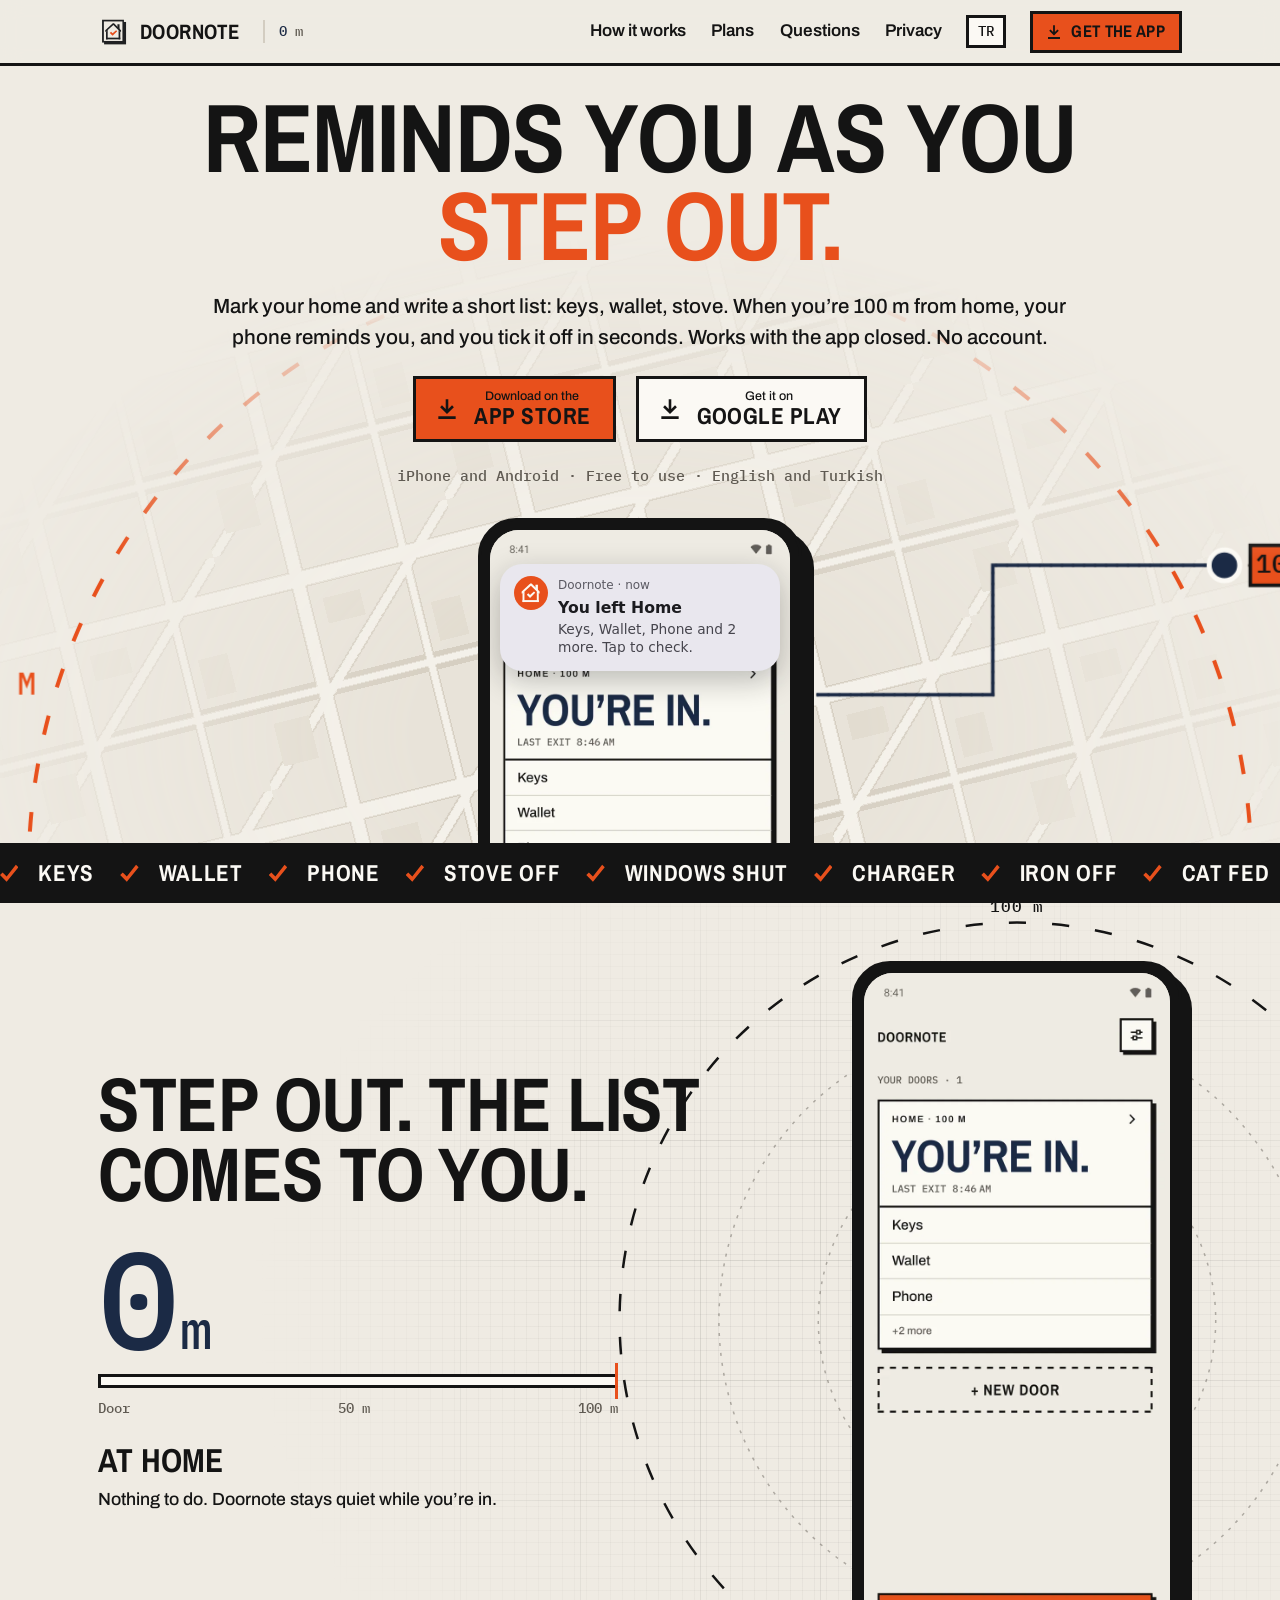
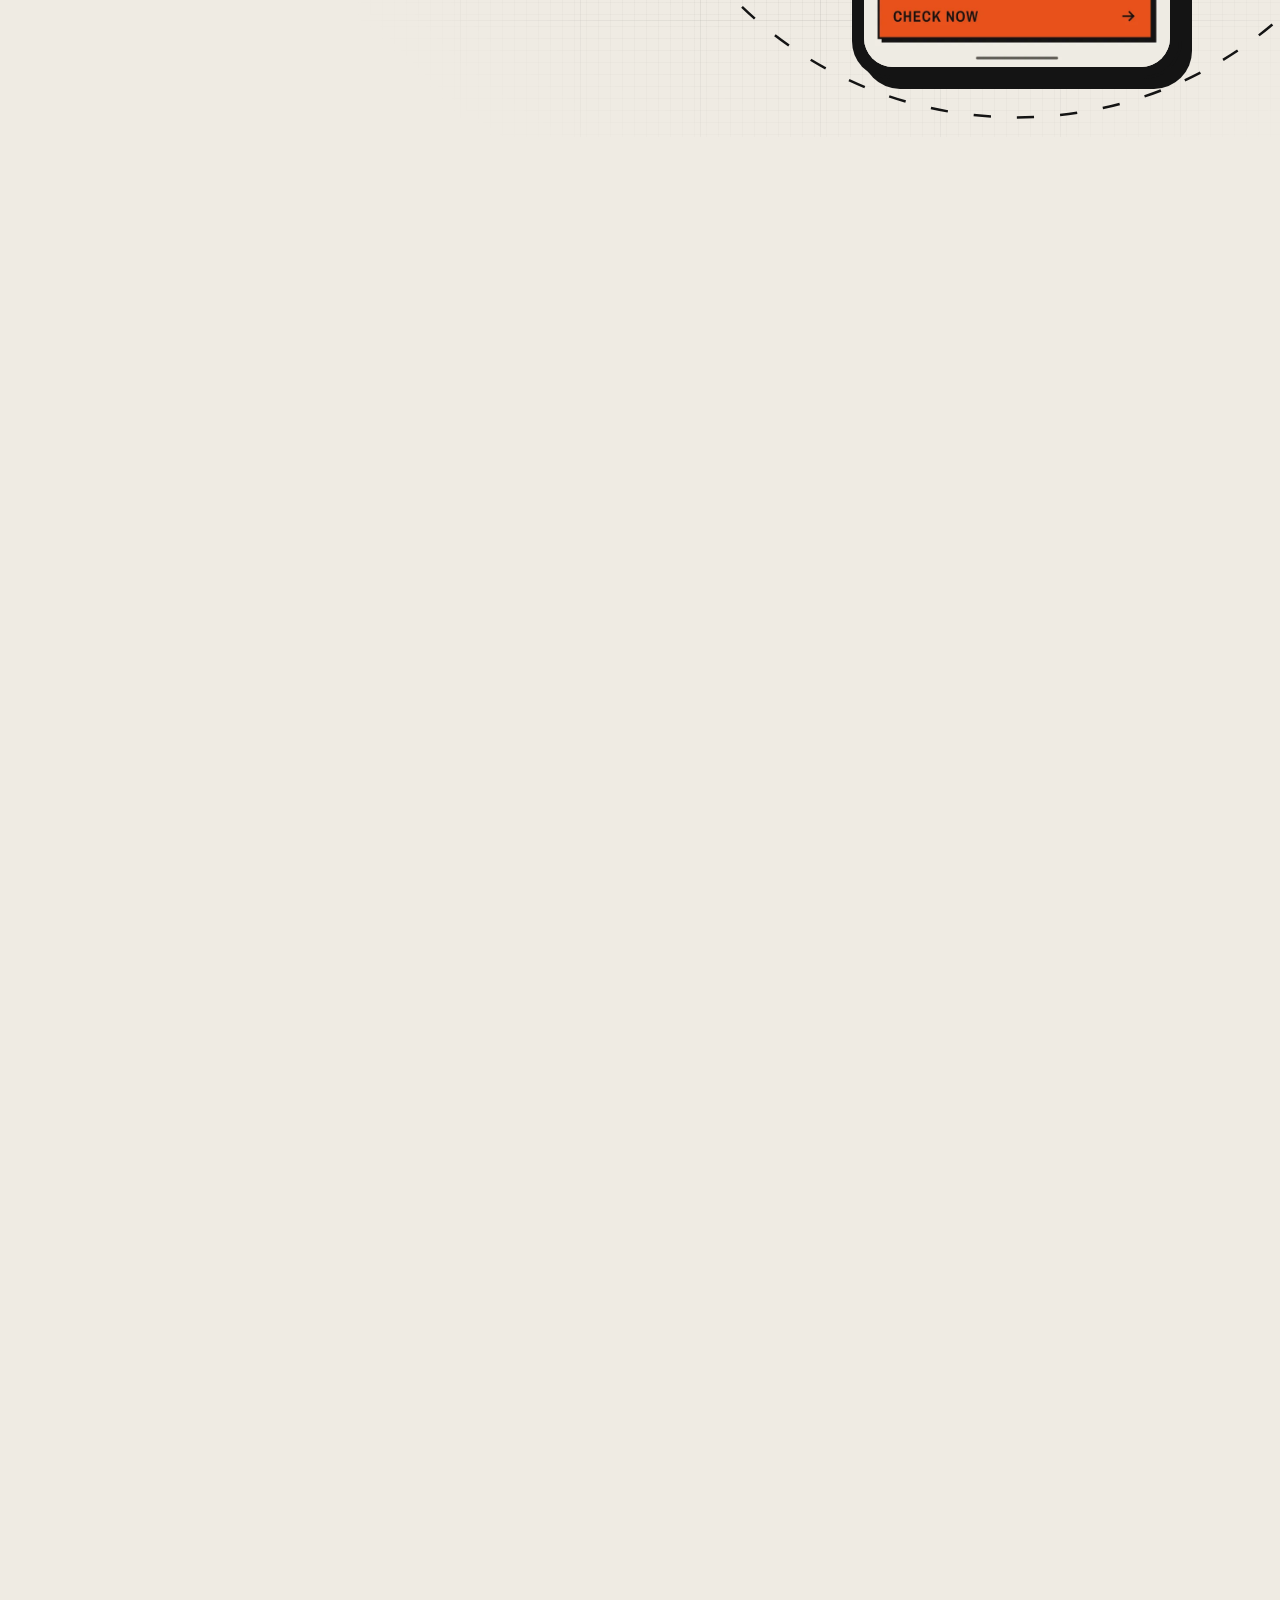
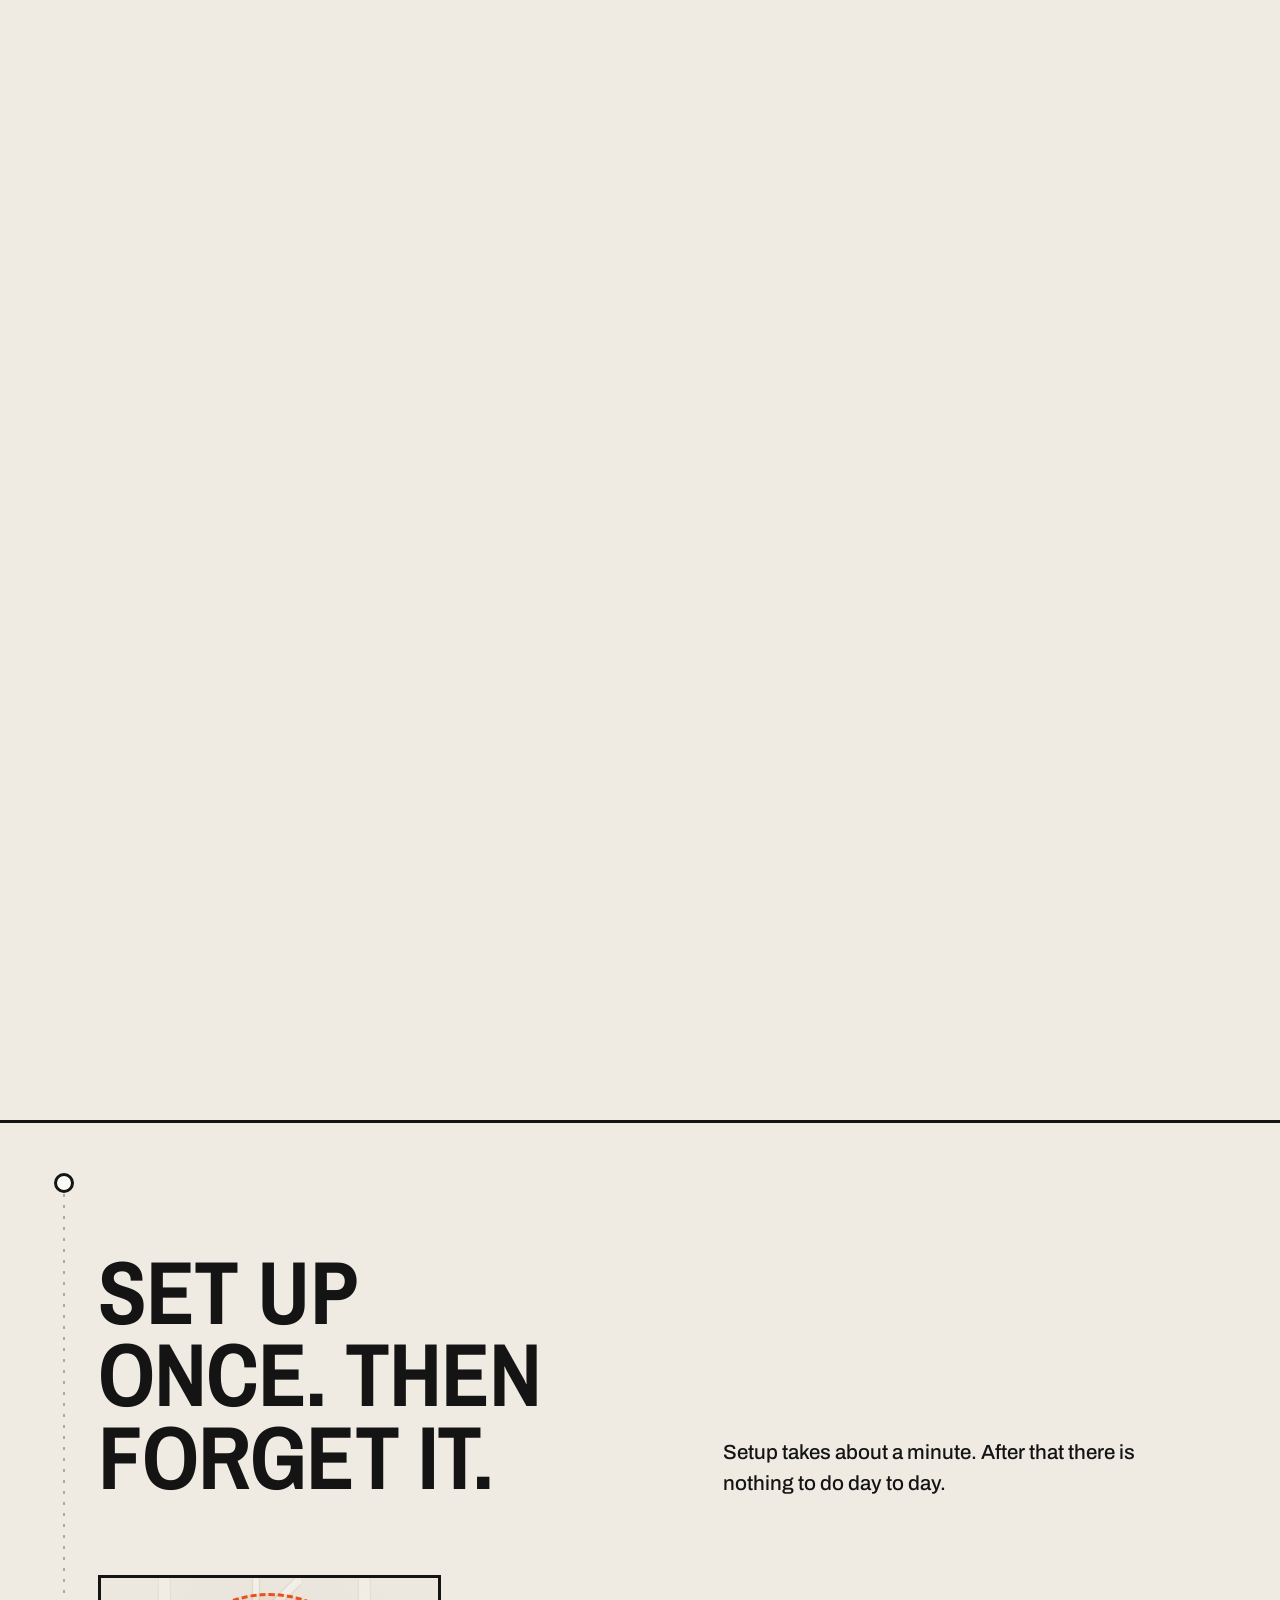
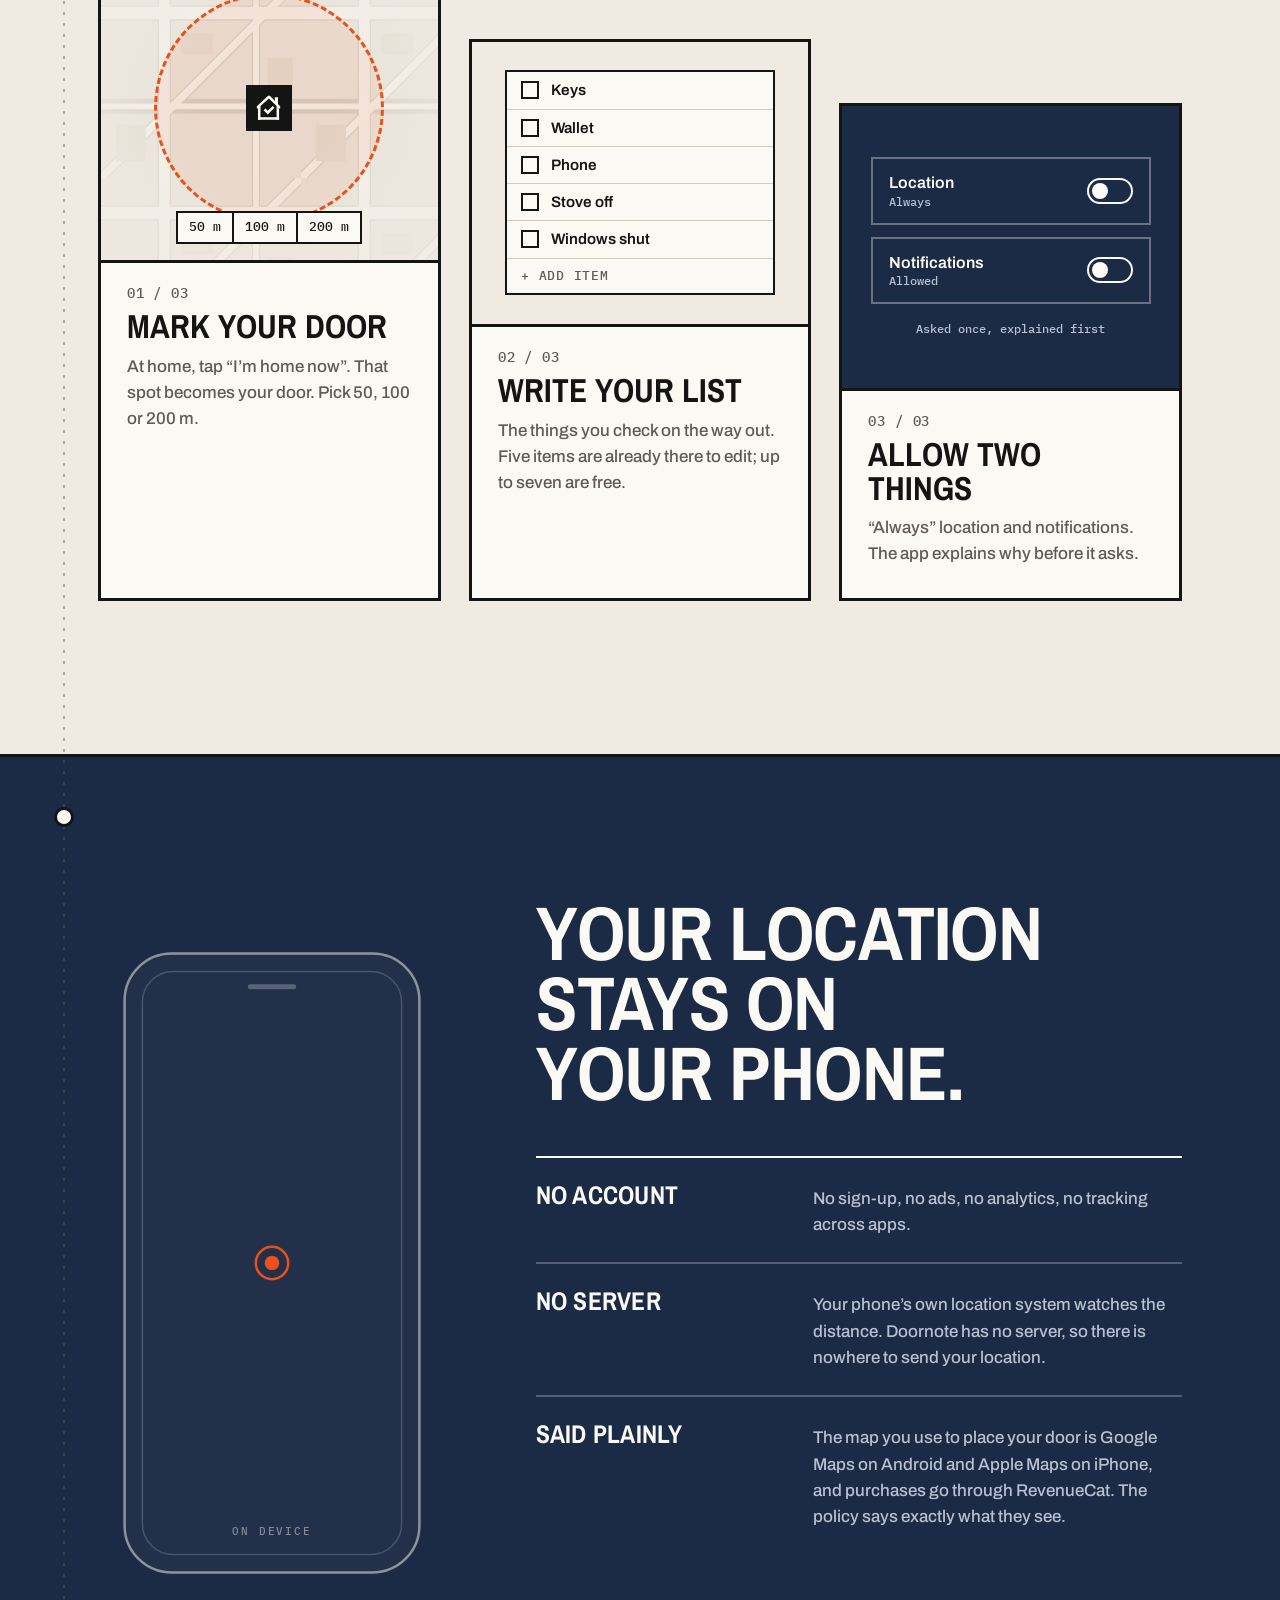
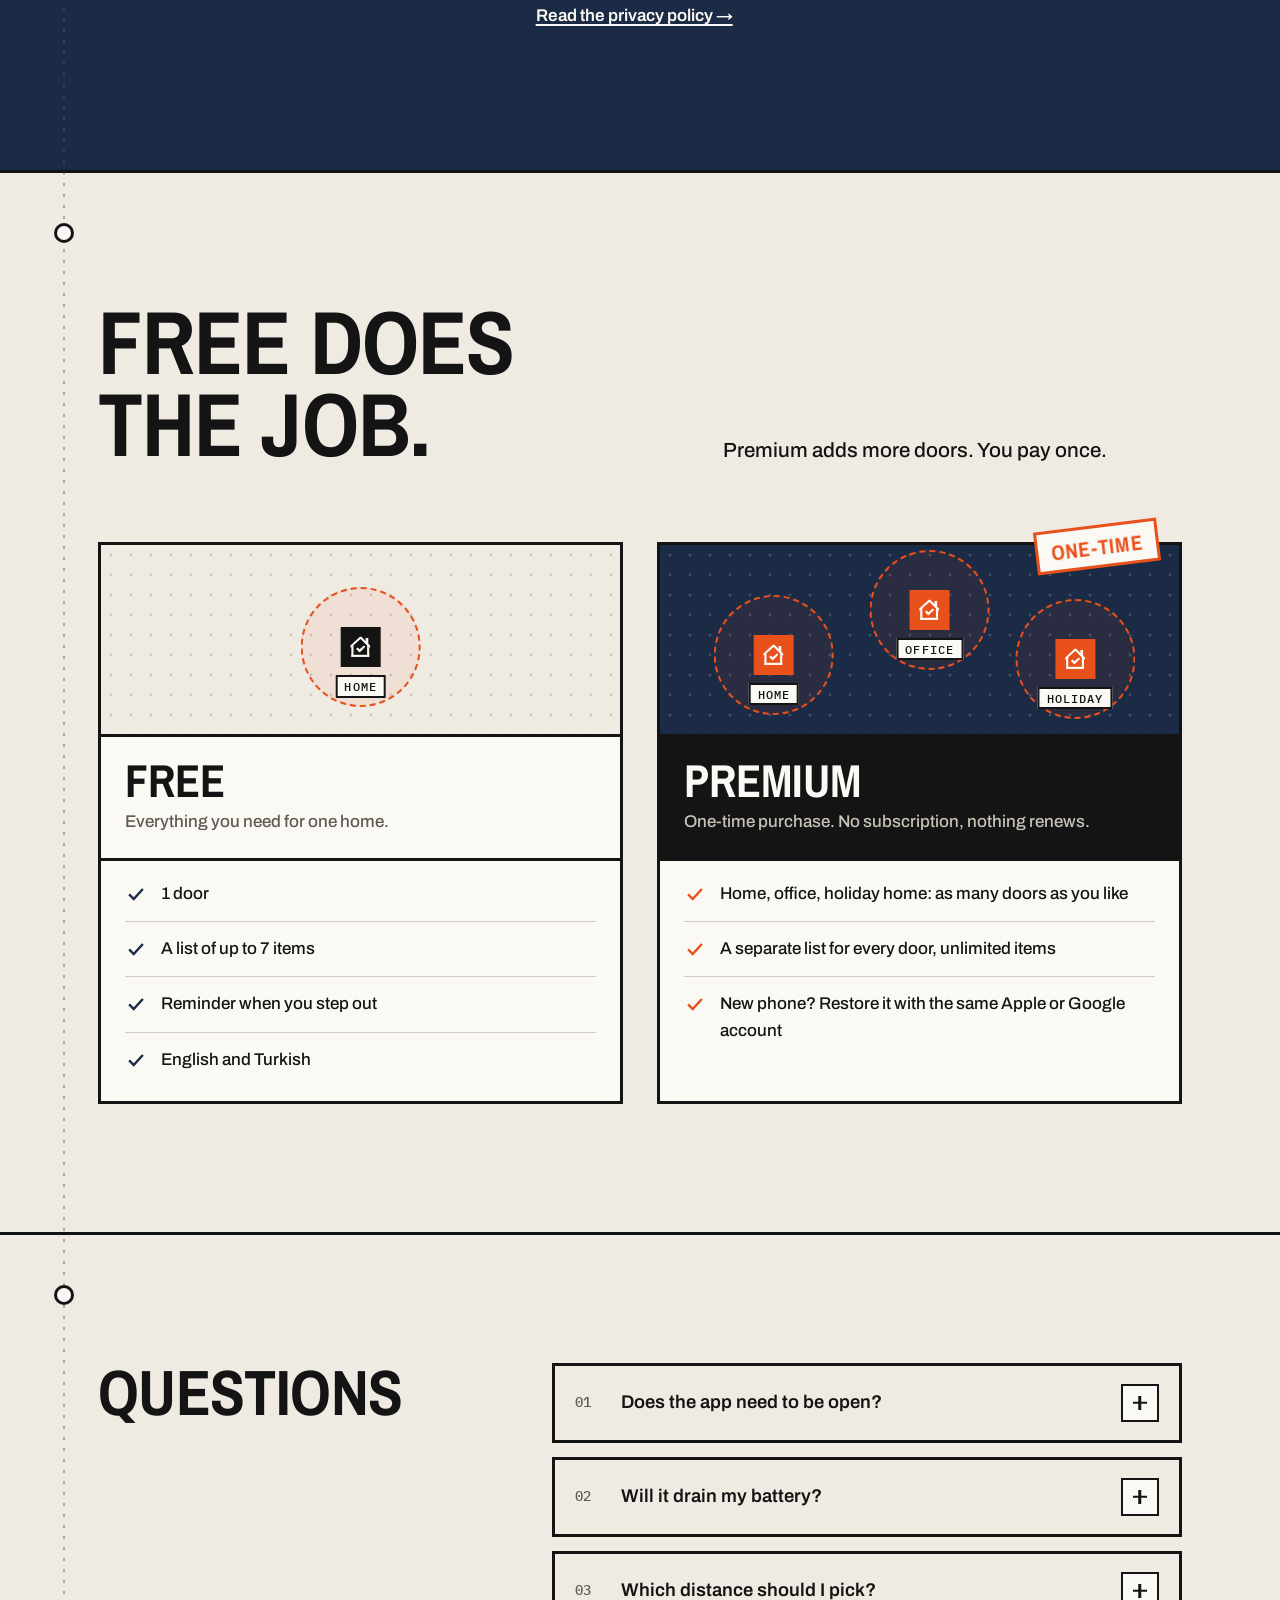
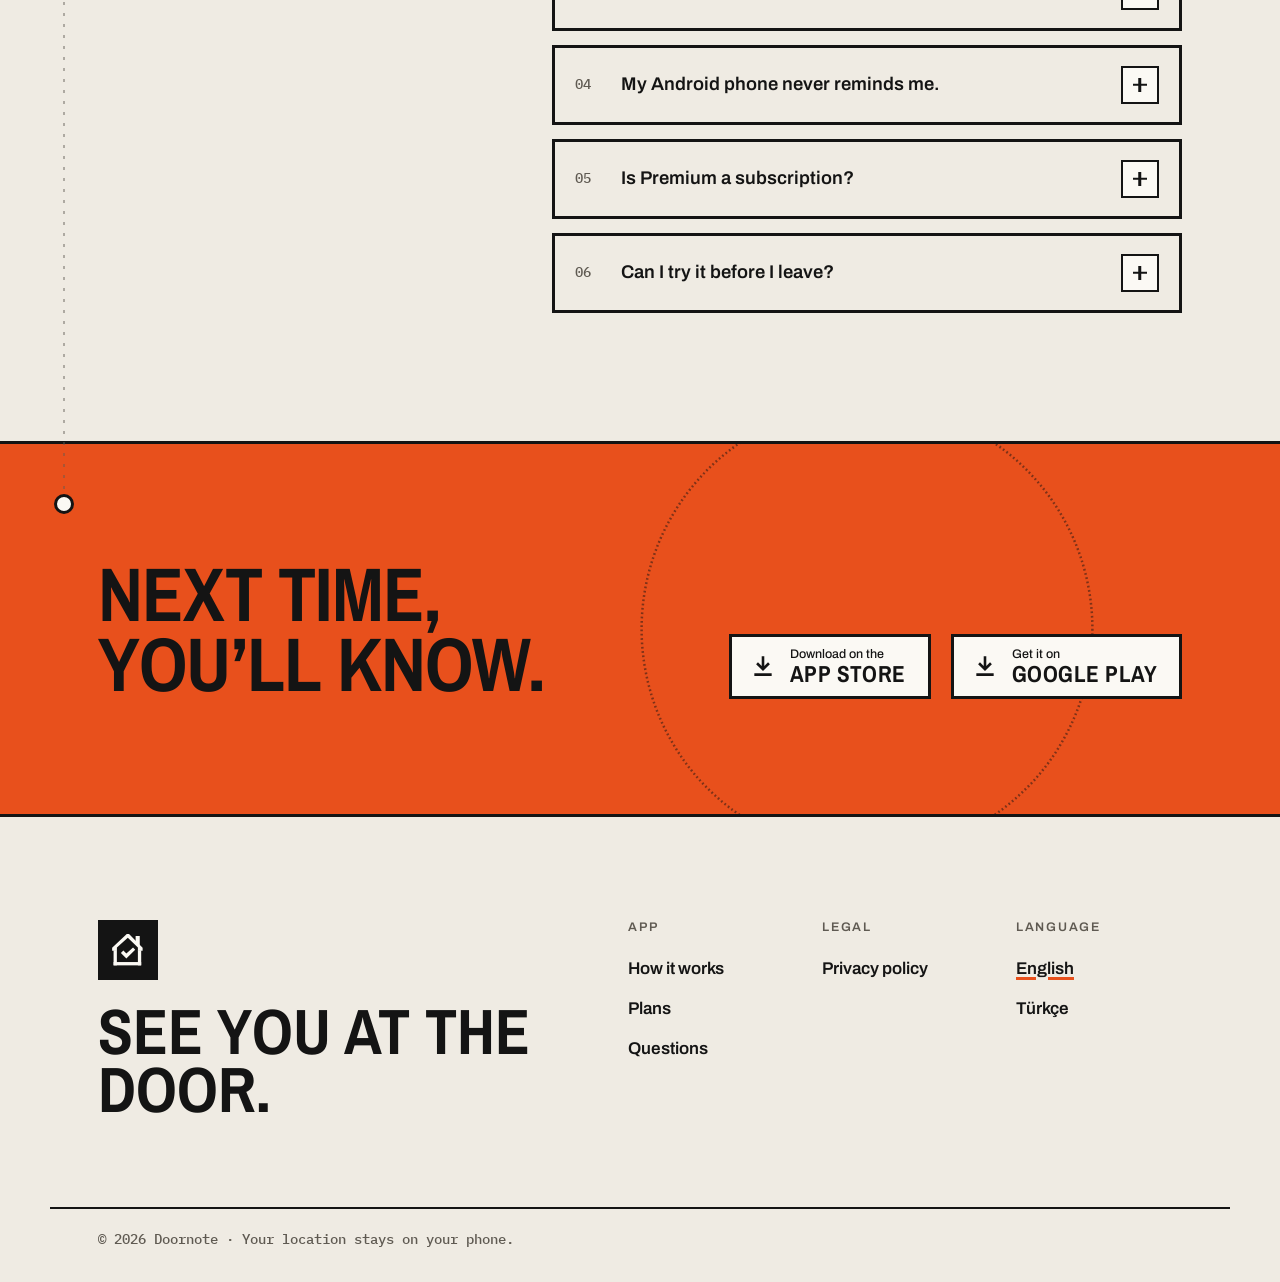
<file: index.html>
<!doctype html>
<html lang="en">
<head>
<meta charset="utf-8">
<meta name="viewport" content="width=device-width, initial-scale=1">
<title>Doornote: a checklist that reminds you as you step out</title>
<meta name="description" content="Mark your home, write a short list. When you’re 100 m away, your phone reminds you to check it. Works with the app closed. No account, no tracking.">
<meta name="theme-color" content="#efebe3">
<meta property="og:type" content="website">
<meta property="og:title" content="Doornote: a checklist that reminds you as you step out">
<meta property="og:description" content="Mark your home, write a short list. When you’re 100 m away, your phone reminds you to check it. Works with the app closed. No account, no tracking.">
<meta property="og:locale" content="en_US">
<link rel="canonical" href="https://alptugildiz.github.io/doornote-site/">
<link rel="alternate" hreflang="en" href="https://alptugildiz.github.io/doornote-site/">
<link rel="alternate" hreflang="tr" href="https://alptugildiz.github.io/doornote-site/tr/">
<link rel="alternate" hreflang="x-default" href="https://alptugildiz.github.io/doornote-site/">
<meta property="og:url" content="https://alptugildiz.github.io/doornote-site/">
<meta property="og:image" content="https://alptugildiz.github.io/doornote-site/assets/screens/en-home.webp">
<link rel="icon" href="favicon.png">
<link rel="preload" href="assets/fonts/ArchivoNarrow_700Bold.ttf" as="font" type="font/ttf" crossorigin>
<link rel="stylesheet" href="assets/site.css">
</head>
<body>
<script>
(function () {
  try {
    if (localStorage.getItem('doornote-lang')) return;
    var l = (navigator.languages && navigator.languages[0]) || navigator.language || '';
    if (/^tr\b/i.test(l) && !document.referrer.startsWith(location.origin)) location.replace('tr/');
  } catch (e) {}
})();
</script>
<a class="skip" href="#main">Skip to content</a>
<header class="bar" data-bar>
<div class="wrap">
<a class="brand" href="" aria-label="Doornote"><img src="assets/logo.svg" alt="" width="32" height="32"><span>Doornote</span></a>
<span class="bar__m" title="How far you have scrolled"><b data-pedo>0</b> m</span>
<nav class="bar__nav" aria-label="Main"><a class="bar__link" href="#how" data-nav="how">How it works</a><a class="bar__link" href="#plans" data-nav="plans">Plans</a><a class="bar__link" href="#faq" data-nav="faq">Questions</a><a class="bar__link" href="privacy/" data-nav="privacy">Privacy</a></nav>
<a class="lang" href="tr/" hreflang="tr" lang="tr" data-lang="tr" aria-label="Türkçe">TR</a>
<a class="press press--accent press--sm" href="#get"><svg viewBox="0 0 24 24" fill="none" stroke="currentColor" stroke-width="2.4" aria-hidden="true"><path d="M12 3v12M6.5 9.5 12 15l5.5-5.5M4 20h16"/></svg><strong class="bar__get-long">Get the app</strong><strong class="bar__get-short">Get</strong></a>
<button class="menu-btn" type="button" data-menu-open aria-controls="menu" aria-expanded="false" aria-label="Menu"><span></span></button>
</div>
</header>
<div class="menu" id="menu" role="dialog" aria-modal="true" aria-label="Menu" inert>
<div class="menu__head"><a class="brand" href="" aria-label="Doornote"><img src="assets/logo.svg" alt="" width="40" height="40"><span>Doornote</span></a><button class="menu-btn menu-btn--x" type="button" data-menu-close aria-label="Close"><span></span></button></div>
<nav class="menu__links" aria-label="Main">
<a href="#how" style="--i:0"><span>01</span>How it works</a><a href="#plans" style="--i:1"><span>02</span>Plans</a><a href="#faq" style="--i:2"><span>03</span>Questions</a><a href="privacy/" style="--i:3"><span>04</span>Privacy</a>
<a href="tr/" hreflang="tr" lang="tr" data-lang="tr" style="--i:4"><span>TR</span>Türkçe</a>
</nav>
<div class="stores">
<a class="press press--accent" href="https://apps.apple.com/app/doornote/id0000000000" rel="noopener"><svg viewBox="0 0 24 24" fill="none" stroke="currentColor" stroke-width="2.4" aria-hidden="true"><path d="M12 3v12M6.5 9.5 12 15l5.5-5.5M4 20h16"/></svg><span><small>Download on the</small><strong>App Store</strong></span></a>
<a class="press" href="https://play.google.com/store/apps/details?id=com.alpldz.doornote" rel="noopener"><svg viewBox="0 0 24 24" fill="none" stroke="currentColor" stroke-width="2.4" aria-hidden="true"><path d="M12 3v12M6.5 9.5 12 15l5.5-5.5M4 20h16"/></svg><span><small>Get it on</small><strong>Google Play</strong></span></a>
</div>
</div>
<main id="main">

<section class="hero">
<div class="hero__map" aria-hidden="true"><div></div></div>
<div class="wrap hero__copy">
<h1><span class="w"><span style="--i:0">Reminds</span></span> <span class="w"><span style="--i:1">you</span></span> <span class="w"><span style="--i:2">as</span></span> <span class="w"><span style="--i:3">you</span></span> <em><span class="w"><span style="--i:4">step</span></span> <span class="w"><span style="--i:5">out.</span></span></em></h1>
<p class="lede">Mark your home and write a short list: keys, wallet, stove. When you’re 100 m from home, your phone reminds you, and you tick it off in seconds. Works with the app closed. No account.</p>
<div class="stores">
<a class="press press--accent" href="https://apps.apple.com/app/doornote/id0000000000" rel="noopener"><svg viewBox="0 0 24 24" fill="none" stroke="currentColor" stroke-width="2.4" aria-hidden="true"><path d="M12 3v12M6.5 9.5 12 15l5.5-5.5M4 20h16"/></svg><span><small>Download on the</small><strong>App Store</strong></span></a>
<a class="press" href="https://play.google.com/store/apps/details?id=com.alpldz.doornote" rel="noopener"><svg viewBox="0 0 24 24" fill="none" stroke="currentColor" stroke-width="2.4" aria-hidden="true"><path d="M12 3v12M6.5 9.5 12 15l5.5-5.5M4 20h16"/></svg><span><small>Get it on</small><strong>Google Play</strong></span></a>
</div>
<p class="hero__note">iPhone and Android · Free to use · English and Turkish</p>
</div>
<div class="hero__stage">
<div class="hero__device">
<svg class="scene" viewBox="-700 -700 1400 1400" aria-hidden="true" focusable="false">
<circle class="scene__pulse" r="520"/><circle class="scene__pulse" r="520"/><circle class="scene__pulse" r="520"/>
<circle class="scene__fence" r="520" pathLength="100"/>
<text class="scene__label" x="-512" y="-150">100 M</text>
<path class="scene__route" data-route d="M150 -150 H300 V-260 H720"/>
<path class="scene__walked" d="M150 -150 H300 V-260 H720"/>
<circle class="scene__burst" r="70"/>
<g class="scene__walker"><circle r="13"/><g class="scene__tag"><rect x="22" y="-17" width="78" height="34"/><text x="61" y="6" data-metres>0 m</text></g></g>
</svg>
<div class="phone"><div class="phone__screen">
<div class="notif" aria-hidden="true">
<span class="notif__icon"><svg viewBox="160 140 160 165" aria-hidden="true"><g fill="#fbf9f4"><polygon points="277,155 297,155 297,206 277,187"/><polygon points="163,226 163,211 234,145 245,145 311,211 311,226 288,226 288,210.5 239,162.5 186.3,210 186,226"/><rect x="170" y="224" width="16" height="73"/><rect x="288" y="224" width="16" height="73"/><rect x="170" y="281" width="134" height="16"/><polygon points="217.5,225.5 232,240 264.5,210.5 275,221 232,264 205.5,237.5"/></g></svg></span>
<span class="notif__app">Doornote · now</span>
<span class="notif__title">You left Home</span>
<span class="notif__body">Keys, Wallet, Phone and 2 more. Tap to check.</span>
</div>
<img src="assets/screens/en-home.webp" alt="Doornote home screen: “Home · 100 m”, “You’re in.”, and the list Keys, Wallet, Phone and 2 more." width="720" height="1600" fetchpriority="high">
</div></div>
</div>
</div>
<div class="ticker" aria-hidden="true"><div class="ticker__track"><span><span>Keys</span><span>Wallet</span><span>Phone</span><span>Stove off</span><span>Windows shut</span><span>Charger</span><span>Iron off</span><span>Cat fed</span><span>Lights off</span><span>Door locked</span></span><span><span>Keys</span><span>Wallet</span><span>Phone</span><span>Stove off</span><span>Windows shut</span><span>Charger</span><span>Iron off</span><span>Cat fed</span><span>Lights off</span><span>Door locked</span></span></div></div>
</section>

<section class="walk" id="how" data-step="0" aria-labelledby="walk-title">
<div class="walk__stage">
<div class="walk__paper" aria-hidden="true"></div>
<div class="wrap walk__grid">
<div class="walk__copy">
<h2 id="walk-title">Step out. The list comes to you.</h2>
<div class="meter" aria-hidden="true">
<div class="meter__read" data-read>0<span>m</span></div>
<div class="rail"><div class="rail__fill"></div><div class="rail__door"></div></div>
<div class="rail__ticks"><span>Door</span><span>50 m</span><span>100 m</span></div>
</div>
<ol class="steps" role="list">
<li class="step" data-n="0"><h3>At home</h3><p>Nothing to do. Doornote stays quiet while you’re in.</p></li>
<li class="step" data-n="1"><h3>100 m out</h3><p>Your phone notices you left and the reminder arrives, even with the app closed.</p></li>
<li class="step" data-n="2"><h3>Tick it off</h3><p>Tap the reminder and check each item. Big boxes, one hand.</p></li>
<li class="step" data-n="3"><h3>Done</h3><p>Stamped with the time, so later you know you checked.</p></li>
</ol>
</div>
<div class="walk__device">
<svg class="range" viewBox="-500 -500 1000 1000" aria-hidden="true" focusable="false">
<circle class="range__ring" r="115"/><circle class="range__ring" r="230"/><circle class="range__ring" r="345"/>
<circle class="range__disc" r="460"/>
<circle class="range__fence" r="460" pathLength="100"/>
<text class="range__tick range__tick--fence" x="0" y="-472">100 m</text>
<circle class="range__burst" r="460"/>
<g class="steps-trail"><g class="fp" data-at="4" transform="translate(-233.6 -240.2) rotate(-54.6) scale(-1 1)"><path d="M-6 -16c4-5 11-3 11 4 0 6-2 11-4 15-2 3-7 3-8-1-2-5-3-13 1-18z"/><ellipse cx="0" cy="13" rx="5" ry="6"/></g><g class="fp" data-at="35" transform="translate(-238.5 -290.9) rotate(-42.6) scale(1 1)"><path d="M-6 -16c4-5 11-3 11 4 0 6-2 11-4 15-2 3-7 3-8-1-2-5-3-13 1-18z"/><ellipse cx="0" cy="13" rx="5" ry="6"/></g><g class="fp" data-at="65" transform="translate(-278.2 -302.2) rotate(-54.6) scale(-1 1)"><path d="M-6 -16c4-5 11-3 11 4 0 6-2 11-4 15-2 3-7 3-8-1-2-5-3-13 1-18z"/><ellipse cx="0" cy="13" rx="5" ry="6"/></g><g class="fp" data-at="96" transform="translate(-284.3 -351.5) rotate(-42.6) scale(1 1)"><path d="M-6 -16c4-5 11-3 11 4 0 6-2 11-4 15-2 3-7 3-8-1-2-5-3-13 1-18z"/><ellipse cx="0" cy="13" rx="5" ry="6"/></g><g class="fp fp--out" data-at="108" transform="translate(-325.8 -360.7) rotate(-54.6) scale(-1 1)"><path d="M-6 -16c4-5 11-3 11 4 0 6-2 11-4 15-2 3-7 3-8-1-2-5-3-13 1-18z"/><ellipse cx="0" cy="13" rx="5" ry="6"/></g><g class="fp fp--out" data-at="116" transform="translate(-334.3 -407.3) rotate(-42.6) scale(1 1)"><path d="M-6 -16c4-5 11-3 11 4 0 6-2 11-4 15-2 3-7 3-8-1-2-5-3-13 1-18z"/><ellipse cx="0" cy="13" rx="5" ry="6"/></g><g class="fp fp--out" data-at="124" transform="translate(-378.6 -413.3) rotate(-54.6) scale(-1 1)"><path d="M-6 -16c4-5 11-3 11 4 0 6-2 11-4 15-2 3-7 3-8-1-2-5-3-13 1-18z"/><ellipse cx="0" cy="13" rx="5" ry="6"/></g><g class="fp fp--out" data-at="132" transform="translate(-390.1 -456.5) rotate(-42.6) scale(1 1)"><path d="M-6 -16c4-5 11-3 11 4 0 6-2 11-4 15-2 3-7 3-8-1-2-5-3-13 1-18z"/><ellipse cx="0" cy="13" rx="5" ry="6"/></g><g class="fp fp--out" data-at="140" transform="translate(-437.5 -459.0) rotate(-54.6) scale(-1 1)"><path d="M-6 -16c4-5 11-3 11 4 0 6-2 11-4 15-2 3-7 3-8-1-2-5-3-13 1-18z"/><ellipse cx="0" cy="13" rx="5" ry="6"/></g><g class="fp fp--out" data-at="148" transform="translate(-451.8 -499.0) rotate(-42.6) scale(1 1)"><path d="M-6 -16c4-5 11-3 11 4 0 6-2 11-4 15-2 3-7 3-8-1-2-5-3-13 1-18z"/><ellipse cx="0" cy="13" rx="5" ry="6"/></g><g class="fp fp--out" data-at="156" transform="translate(-501.5 -498.8) rotate(-54.6) scale(-1 1)"><path d="M-6 -16c4-5 11-3 11 4 0 6-2 11-4 15-2 3-7 3-8-1-2-5-3-13 1-18z"/><ellipse cx="0" cy="13" rx="5" ry="6"/></g><g class="fp fp--out" data-at="164" transform="translate(-517.7 -536.8) rotate(-42.6) scale(1 1)"><path d="M-6 -16c4-5 11-3 11 4 0 6-2 11-4 15-2 3-7 3-8-1-2-5-3-13 1-18z"/><ellipse cx="0" cy="13" rx="5" ry="6"/></g><g class="fp fp--out" data-at="172" transform="translate(-568.6 -535.2) rotate(-54.6) scale(-1 1)"><path d="M-6 -16c4-5 11-3 11 4 0 6-2 11-4 15-2 3-7 3-8-1-2-5-3-13 1-18z"/><ellipse cx="0" cy="13" rx="5" ry="6"/></g></g>
</svg>
<div class="phone">
<div class="phone__screen">
<div class="notif" aria-hidden="true">
<span class="notif__icon"><svg viewBox="160 140 160 165" aria-hidden="true"><g fill="#fbf9f4"><polygon points="277,155 297,155 297,206 277,187"/><polygon points="163,226 163,211 234,145 245,145 311,211 311,226 288,226 288,210.5 239,162.5 186.3,210 186,226"/><rect x="170" y="224" width="16" height="73"/><rect x="288" y="224" width="16" height="73"/><rect x="170" y="281" width="134" height="16"/><polygon points="217.5,225.5 232,240 264.5,210.5 275,221 232,264 205.5,237.5"/></g></svg></span>
<span class="notif__app">Doornote · now</span>
<span class="notif__title">You left Home</span>
<span class="notif__body">Keys, Wallet, Phone and 2 more. Tap to check.</span>
</div>
<img data-screen="home" src="assets/screens/en-home.webp" alt="Doornote home screen showing you’re at home." width="720" height="1600" loading="lazy">
<img data-screen="check" src="assets/screens/en-check.webp" alt="The check screen: Keys, Wallet and Phone ticked, 3 of 5." width="720" height="1600" loading="lazy">
<img data-screen="done" src="assets/screens/en-done.webp" alt="The done screen: “Done. All 5 items checked.” with a CHECKED stamp and the time." width="720" height="1600" loading="lazy">
</div>
</div>
</div>
</div>
</div>
</section>

<div class="route" aria-hidden="true"><div class="route__base"></div><div class="route__fill"></div><span class="route__head"></span></div>

<section class="section setup" aria-labelledby="setup-title">
<span class="stop" data-stop aria-hidden="true"><i></i><b>Setup</b></span>
<div class="wrap">
<div class="setup__head" data-reveal>
<h2 id="setup-title">Set up once. Then forget it.</h2>
<p class="lede">Setup takes about a minute. After that there is nothing to do day to day.</p>
</div>
<ol class="setup__steps" role="list">
<li class="sstep" data-reveal style="--i:0">
<div class="art art--door" aria-hidden="true"><div class="art__map"></div><div class="art__fence"></div><span class="art__pin"><svg viewBox="160 140 160 165" aria-hidden="true"><g fill="#fbf9f4"><polygon points="277,155 297,155 297,206 277,187"/><polygon points="163,226 163,211 234,145 245,145 311,211 311,226 288,226 288,210.5 239,162.5 186.3,210 186,226"/><rect x="170" y="224" width="16" height="73"/><rect x="288" y="224" width="16" height="73"/><rect x="170" y="281" width="134" height="16"/><polygon points="217.5,225.5 232,240 264.5,210.5 275,221 232,264 205.5,237.5"/></g></svg></span><div class="art__chips"><span>50 m</span><span>100 m</span><span>200 m</span></div></div>
<div class="sstep__text"><span class="sstep__n">01 / 03</span><h3>Mark your door</h3><p>At home, tap “I’m home now”. That spot becomes your door. Pick 50, 100 or 200 m.</p></div>
</li>
<li class="sstep" data-reveal style="--i:1">
<div class="art art--list" aria-hidden="true"><ul class="mini"><li style="--k:0"><i></i>Keys</li><li style="--k:1"><i></i>Wallet</li><li style="--k:2"><i></i>Phone</li><li style="--k:3"><i></i>Stove off</li><li style="--k:4"><i></i>Windows shut</li><li class="mini__add">+ Add item</li></ul></div>
<div class="sstep__text"><span class="sstep__n">02 / 03</span><h3>Write your list</h3><p>The things you check on the way out. Five items are already there to edit; up to seven are free.</p></div>
</li>
<li class="sstep" data-reveal style="--i:2">
<div class="art art--perms" aria-hidden="true"><div class="perms"><div class="perm" style="--k:0"><span><b>Location</b><small>Always</small></span><i></i></div><div class="perm" style="--k:1"><span><b>Notifications</b><small>Allowed</small></span><i></i></div><p>Asked once, explained first</p></div></div>
<div class="sstep__text"><span class="sstep__n">03 / 03</span><h3>Allow two things</h3><p>“Always” location and notifications. The app explains why before it asks.</p></div>
</li>
</ol>
</div>
</section>

<section class="promise" aria-labelledby="promise-title">
<span class="stop" data-stop aria-hidden="true"><i></i><b>Private</b></span>
<div class="wrap">
<div class="promise__art"><svg class="promise__phone" viewBox="0 0 400 800" aria-hidden="true" focusable="false">
<defs><clipPath id="screen"><rect x="40" y="40" width="320" height="720" rx="38"/></clipPath></defs>
<rect class="pp__body" x="18" y="18" width="364" height="764" rx="58"/>
<rect class="pp__screen" x="40" y="40" width="320" height="720" rx="38"/>
<rect class="pp__speaker" x="170" y="56" width="60" height="6" rx="3"/>
<g clip-path="url(#screen)">
<circle class="pp__wave" cx="200" cy="400" r="400"/><circle class="pp__wave" cx="200" cy="400" r="400"/><circle class="pp__wave" cx="200" cy="400" r="400"/>
</g>
<g class="pp__flash"><rect class="pp__hit" x="40" y="40" width="320" height="720" rx="38"/>
<g class="pp__block"><path d="M-6 392l16 16M10 392l-16 16"/><path d="M390 392l16 16M406 392l-16 16"/><path d="M192 -10l16 16M208 -10l-16 16"/><path d="M192 794l16 16M208 794l-16 16"/></g></g>
<circle class="pp__ring" cx="200" cy="400" r="20"/>
<circle class="pp__dot" cx="200" cy="400" r="9"/>
<text class="pp__label" x="200" y="736">ON DEVICE</text>
</svg></div>
<div class="promise__body">
<h2 id="promise-title">Your location stays on your phone.</h2>
<div class="promise__list">
<div class="promise__item" data-reveal style="--i:0"><h3>No account</h3><p>No sign-up, no ads, no analytics, no tracking across apps.</p></div>
<div class="promise__item" data-reveal style="--i:1"><h3>No server</h3><p>Your phone’s own location system watches the distance. Doornote has no server, so there is nowhere to send your location.</p></div>
<div class="promise__item" data-reveal style="--i:2"><h3>Said plainly</h3><p>The map you use to place your door is Google Maps on Android and Apple Maps on iPhone, and purchases go through RevenueCat. The policy says exactly what they see.</p></div>
</div>
<a class="more" href="privacy/">Read the privacy policy →</a>
</div>
</div>
</section>

<section class="section plans" id="plans" aria-labelledby="plans-title">
<span class="stop" data-stop aria-hidden="true"><i></i><b>Plans</b></span>
<div class="wrap">
<div class="plans__head" data-reveal><h2 id="plans-title">Free does the job.</h2><p class="lede">Premium adds more doors. You pay once.</p></div>
<div class="plans__grid">
<div class="card plan plan--free" data-reveal style="--i:0">
<div class="plan__art plan__art--free" aria-hidden="true"><span class="ppin" style="left:50%;top:56%;--d:0s"><b><svg viewBox="160 140 160 165" aria-hidden="true"><g fill="#fbf9f4"><polygon points="277,155 297,155 297,206 277,187"/><polygon points="163,226 163,211 234,145 245,145 311,211 311,226 288,226 288,210.5 239,162.5 186.3,210 186,226"/><rect x="170" y="224" width="16" height="73"/><rect x="288" y="224" width="16" height="73"/><rect x="170" y="281" width="134" height="16"/><polygon points="217.5,225.5 232,240 264.5,210.5 275,221 232,264 205.5,237.5"/></g></svg></b><em>Home</em></span></div>
<div class="plan__head"><span class="plan__name">Free</span><span class="muted">Everything you need for one home.</span></div>
<ul><li><svg viewBox="0 0 24 24" fill="none" stroke="#1b2a45" stroke-width="2.6" aria-hidden="true"><path d="m4.5 12.5 5 5 10-11"/></svg><span>1 door</span></li><li><svg viewBox="0 0 24 24" fill="none" stroke="#1b2a45" stroke-width="2.6" aria-hidden="true"><path d="m4.5 12.5 5 5 10-11"/></svg><span>A list of up to 7 items</span></li><li><svg viewBox="0 0 24 24" fill="none" stroke="#1b2a45" stroke-width="2.6" aria-hidden="true"><path d="m4.5 12.5 5 5 10-11"/></svg><span>Reminder when you step out</span></li><li><svg viewBox="0 0 24 24" fill="none" stroke="#1b2a45" stroke-width="2.6" aria-hidden="true"><path d="m4.5 12.5 5 5 10-11"/></svg><span>English and Turkish</span></li></ul>
</div>
<div class="card plan plan--premium" data-reveal style="--i:1"><span class="stamp" aria-hidden="true">One-time</span>
<div class="plan__art plan__art--premium" aria-hidden="true"><span class="ppin" style="left:22%;top:60%;--d:0s"><b><svg viewBox="160 140 160 165" aria-hidden="true"><g fill="#fbf9f4"><polygon points="277,155 297,155 297,206 277,187"/><polygon points="163,226 163,211 234,145 245,145 311,211 311,226 288,226 288,210.5 239,162.5 186.3,210 186,226"/><rect x="170" y="224" width="16" height="73"/><rect x="288" y="224" width="16" height="73"/><rect x="170" y="281" width="134" height="16"/><polygon points="217.5,225.5 232,240 264.5,210.5 275,221 232,264 205.5,237.5"/></g></svg></b><em>Home</em></span><span class="ppin" style="left:52%;top:36%;--d:0.8s"><b><svg viewBox="160 140 160 165" aria-hidden="true"><g fill="#fbf9f4"><polygon points="277,155 297,155 297,206 277,187"/><polygon points="163,226 163,211 234,145 245,145 311,211 311,226 288,226 288,210.5 239,162.5 186.3,210 186,226"/><rect x="170" y="224" width="16" height="73"/><rect x="288" y="224" width="16" height="73"/><rect x="170" y="281" width="134" height="16"/><polygon points="217.5,225.5 232,240 264.5,210.5 275,221 232,264 205.5,237.5"/></g></svg></b><em>Office</em></span><span class="ppin" style="left:80%;top:62%;--d:1.6s"><b><svg viewBox="160 140 160 165" aria-hidden="true"><g fill="#fbf9f4"><polygon points="277,155 297,155 297,206 277,187"/><polygon points="163,226 163,211 234,145 245,145 311,211 311,226 288,226 288,210.5 239,162.5 186.3,210 186,226"/><rect x="170" y="224" width="16" height="73"/><rect x="288" y="224" width="16" height="73"/><rect x="170" y="281" width="134" height="16"/><polygon points="217.5,225.5 232,240 264.5,210.5 275,221 232,264 205.5,237.5"/></g></svg></b><em>Holiday</em></span></div>
<div class="plan__head"><span class="plan__name">Premium</span><span class="muted">One-time purchase. No subscription, nothing renews.</span></div>
<ul><li><svg viewBox="0 0 24 24" fill="none" stroke="#e8501c" stroke-width="2.6" aria-hidden="true"><path d="m4.5 12.5 5 5 10-11"/></svg><span>Home, office, holiday home: as many doors as you like</span></li><li><svg viewBox="0 0 24 24" fill="none" stroke="#e8501c" stroke-width="2.6" aria-hidden="true"><path d="m4.5 12.5 5 5 10-11"/></svg><span>A separate list for every door, unlimited items</span></li><li><svg viewBox="0 0 24 24" fill="none" stroke="#e8501c" stroke-width="2.6" aria-hidden="true"><path d="m4.5 12.5 5 5 10-11"/></svg><span>New phone? Restore it with the same Apple or Google account</span></li></ul>
</div>
</div>
</div>
</section>

<section class="section faq" id="faq" aria-labelledby="faq-title">
<span class="stop" data-stop aria-hidden="true"><i></i><b>Questions</b></span>
<div class="wrap">
<div class="faq__head" data-reveal><h2 id="faq-title">Questions</h2></div>
<div class="faq__list">
<details class="qa" data-reveal style="--i:0"><summary><span class="qa__n">01</span><span class="qa__q">Does the app need to be open?</span><span class="qa__x" aria-hidden="true"></span></summary><div class="qa__a"><p>No. Close it and lock your phone; the reminder still comes. That is why it asks for “Always” location.</p></div></details>
<details class="qa" data-reveal style="--i:1"><summary><span class="qa__n">02</span><span class="qa__q">Will it drain my battery?</span><span class="qa__x" aria-hidden="true"></span></summary><div class="qa__a"><p>Not noticeably. The phone itself watches your location, and Doornote only wakes for a few seconds when you leave.</p></div></details>
<details class="qa" data-reveal style="--i:2"><summary><span class="qa__n">03</span><span class="qa__q">Which distance should I pick?</span><span class="qa__x" aria-hidden="true"></span></summary><div class="qa__a"><p>100 m works best for most homes. 50 m reminds you sooner, but if your phone’s location drifts it can go off while you’re still inside.</p></div></details>
<details class="qa" data-reveal style="--i:3"><summary><span class="qa__n">04</span><span class="qa__q">My Android phone never reminds me.</span><span class="qa__x" aria-hidden="true"></span></summary><div class="qa__a"><p>Some brands put apps to sleep to save battery. Doornote asks once to be left awake and shows the extra setting for phones like Xiaomi and Samsung. Settings › Diagnostics shows what is missing.</p></div></details>
<details class="qa" data-reveal style="--i:4"><summary><span class="qa__n">05</span><span class="qa__q">Is Premium a subscription?</span><span class="qa__x" aria-hidden="true"></span></summary><div class="qa__a"><p>No. It is a single purchase. On a new phone signed in to the same Apple or Google account, use Restore purchases in Settings.</p></div></details>
<details class="qa" data-reveal style="--i:5"><summary><span class="qa__n">06</span><span class="qa__q">Can I try it before I leave?</span><span class="qa__x" aria-hidden="true"></span></summary><div class="qa__a"><p>Yes. Settings › Send a test reminder shows the notification exactly as it will arrive.</p></div></details>
</div>
</div>
</section>

<section class="get" id="get" aria-labelledby="get-title">
<span class="stop" data-stop aria-hidden="true"><i></i><b>Done</b></span>
<svg class="get__rings" viewBox="-100 -100 200 200" aria-hidden="true" focusable="false"><circle r="90"/><circle r="90"/><circle r="90"/><circle class="get__fence" r="46" pathLength="100"/></svg>
<div class="wrap">
<h2 id="get-title">Next time, you’ll know.</h2>
<div class="stores">
<a class="press" href="https://apps.apple.com/app/doornote/id0000000000" rel="noopener"><svg viewBox="0 0 24 24" fill="none" stroke="currentColor" stroke-width="2.4" aria-hidden="true"><path d="M12 3v12M6.5 9.5 12 15l5.5-5.5M4 20h16"/></svg><span><small>Download on the</small><strong>App Store</strong></span></a>
<a class="press" href="https://play.google.com/store/apps/details?id=com.alpldz.doornote" rel="noopener"><svg viewBox="0 0 24 24" fill="none" stroke="currentColor" stroke-width="2.4" aria-hidden="true"><path d="M12 3v12M6.5 9.5 12 15l5.5-5.5M4 20h16"/></svg><span><small>Get it on</small><strong>Google Play</strong></span></a>
</div>
</div>
</section>

</main>
<footer class="foot">
<div class="wrap foot__top">
<div class="foot__bye"><span class="foot__door" aria-hidden="true"><svg viewBox="160 140 160 165" aria-hidden="true"><g fill="#fbf9f4"><polygon points="277,155 297,155 297,206 277,187"/><polygon points="163,226 163,211 234,145 245,145 311,211 311,226 288,226 288,210.5 239,162.5 186.3,210 186,226"/><rect x="170" y="224" width="16" height="73"/><rect x="288" y="224" width="16" height="73"/><rect x="170" y="281" width="134" height="16"/><polygon points="217.5,225.5 232,240 264.5,210.5 275,221 232,264 205.5,237.5"/></g></svg></span><p class="foot__line">See you at the door.</p></div>
<div class="foot__cols">
<div><p class="label">App</p><a href="#how">How it works</a><a href="#plans">Plans</a><a href="#faq">Questions</a></div>
<div><p class="label">Legal</p><a href="privacy/">Privacy policy</a></div>
<div><p class="label">Language</p><a href="" hreflang="en" lang="en" data-lang="en" aria-current="true">English</a><a href="tr/" hreflang="tr" lang="tr" data-lang="tr">Türkçe</a></div>
</div>
</div>
<div class="wrap foot__base"><span class="mono">© 2026 Doornote · Your location stays on your phone.</span></div>
</footer>
<script src="assets/site.js" defer></script>
</body>
</html>
</file>
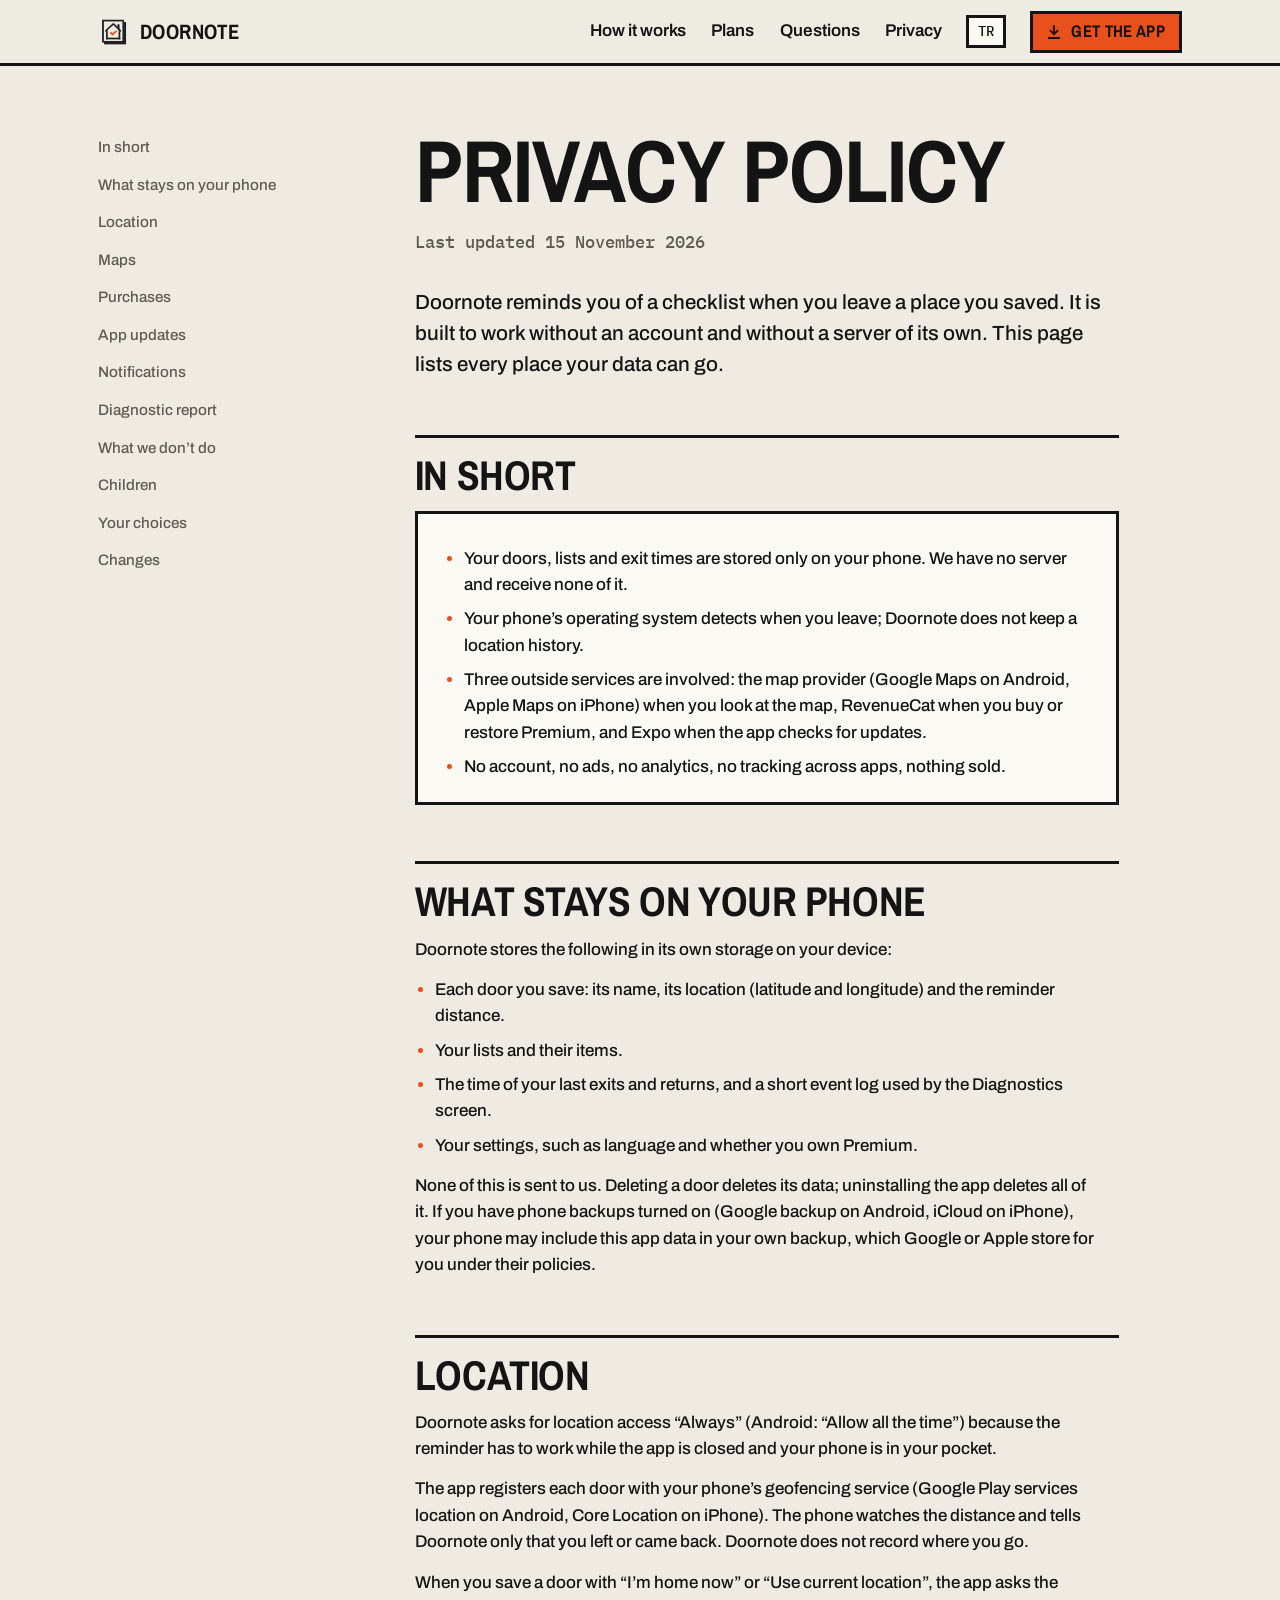
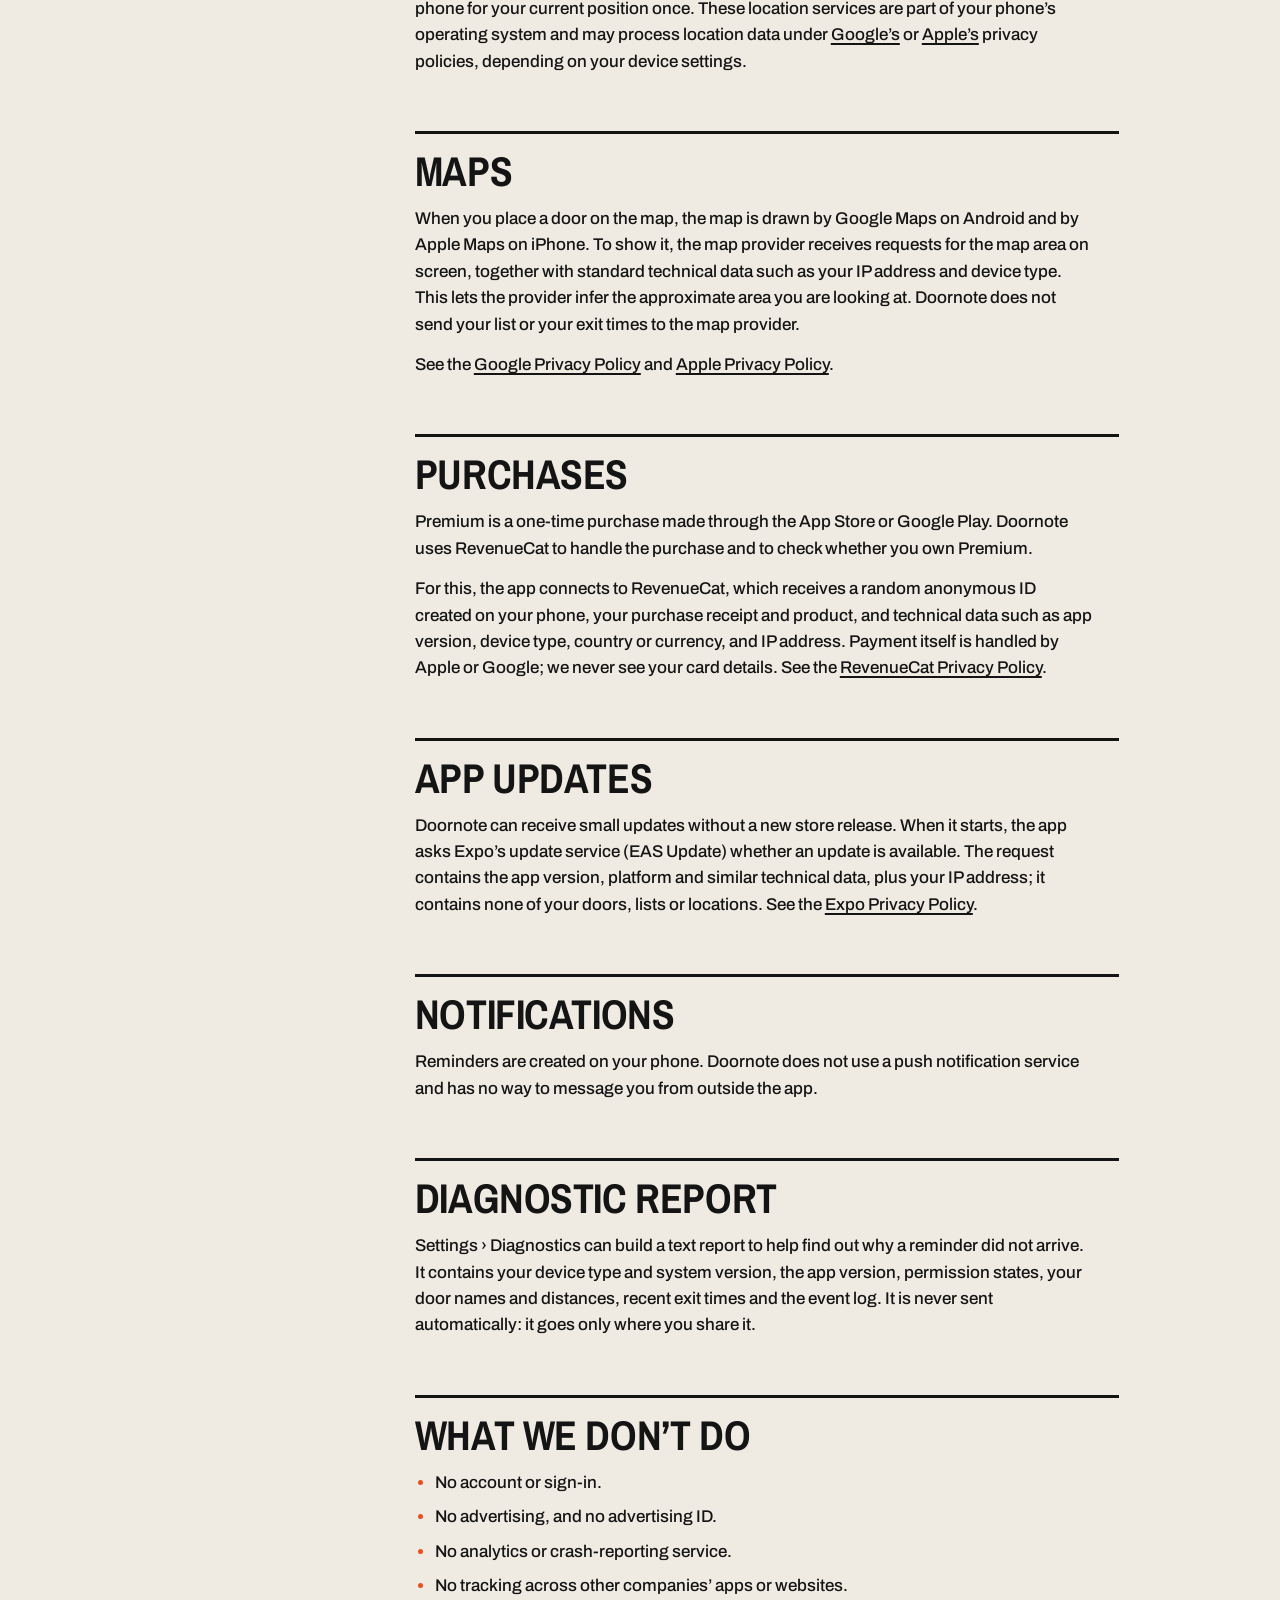
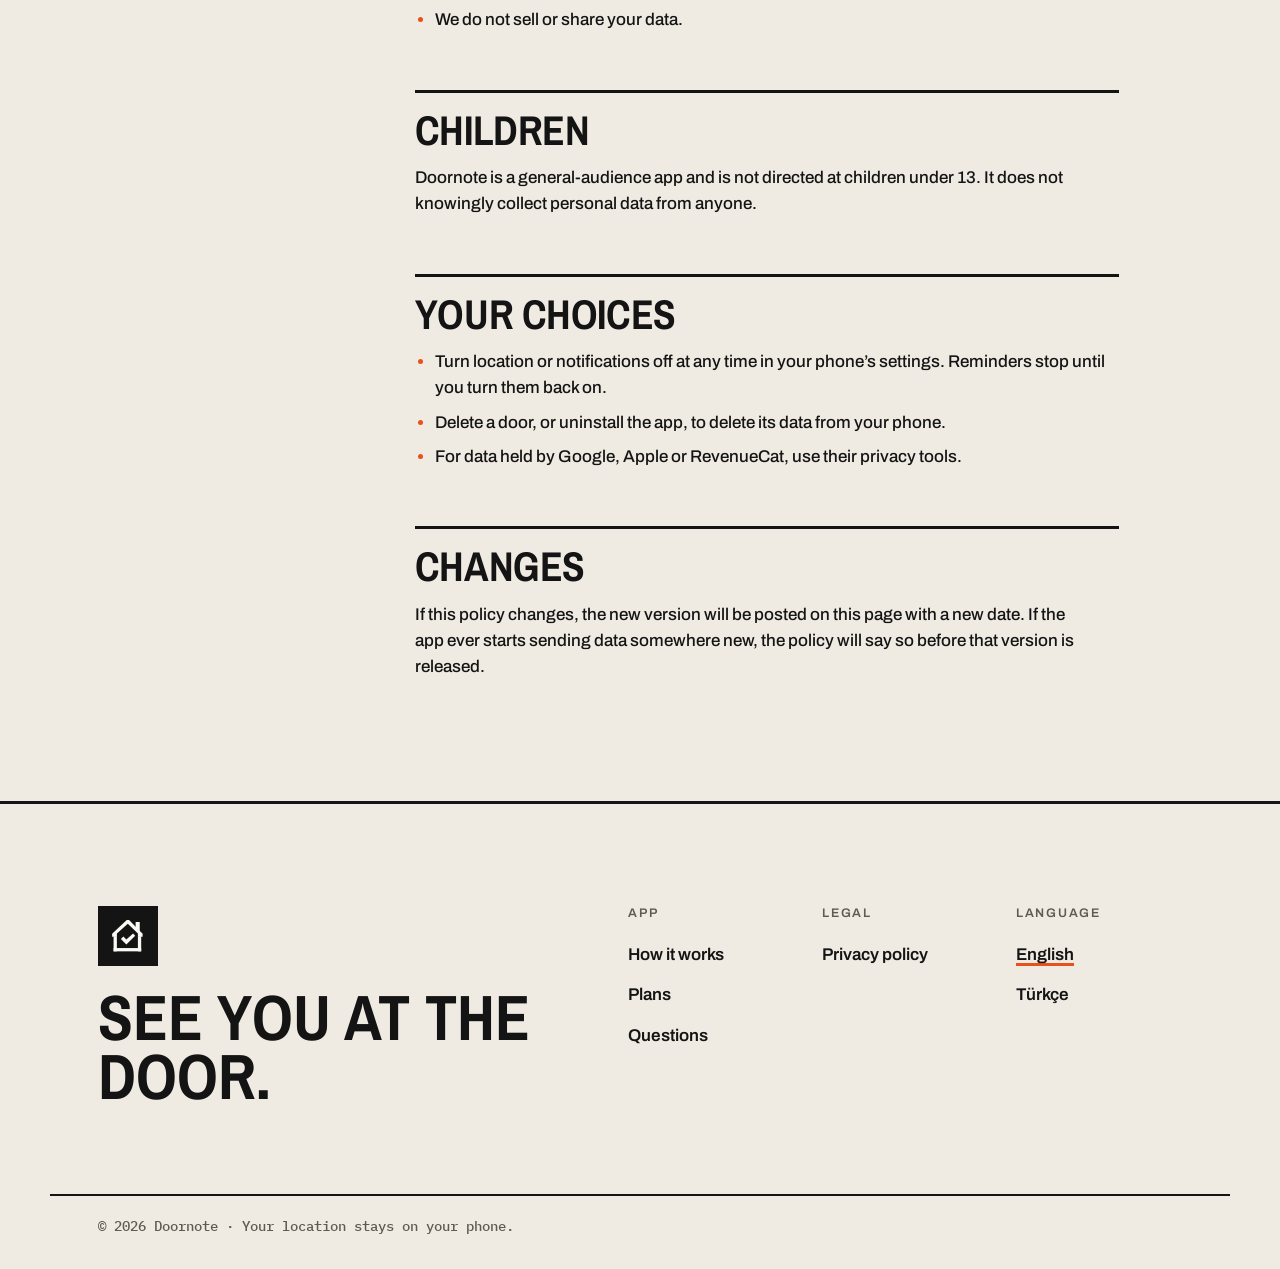
<file: privacy/index.html>
<!doctype html>
<html lang="en">
<head>
<meta charset="utf-8">
<meta name="viewport" content="width=device-width, initial-scale=1">
<title>Privacy policy · Doornote</title>
<meta name="description" content="What Doornote keeps on your phone, and what the map, purchase and update services it uses can see.">
<meta name="theme-color" content="#efebe3">
<meta property="og:type" content="website">
<meta property="og:title" content="Privacy policy · Doornote">
<meta property="og:description" content="What Doornote keeps on your phone, and what the map, purchase and update services it uses can see.">
<meta property="og:locale" content="en_US">
<link rel="canonical" href="https://alptugildiz.github.io/doornote-site/privacy/">
<link rel="alternate" hreflang="en" href="https://alptugildiz.github.io/doornote-site/privacy/">
<link rel="alternate" hreflang="tr" href="https://alptugildiz.github.io/doornote-site/tr/gizlilik/">
<link rel="alternate" hreflang="x-default" href="https://alptugildiz.github.io/doornote-site/privacy/">
<meta property="og:url" content="https://alptugildiz.github.io/doornote-site/privacy/">
<meta property="og:image" content="https://alptugildiz.github.io/doornote-site/assets/screens/en-home.webp">
<link rel="icon" href="../favicon.png">
<link rel="preload" href="../assets/fonts/ArchivoNarrow_700Bold.ttf" as="font" type="font/ttf" crossorigin>
<link rel="stylesheet" href="../assets/site.css">
</head>
<body>
<a class="skip" href="#main">Skip to content</a>
<header class="bar" data-bar>
<div class="wrap">
<a class="brand" href="../" aria-label="Doornote"><img src="../assets/logo.svg" alt="" width="32" height="32"><span>Doornote</span></a>

<nav class="bar__nav" aria-label="Main"><a class="bar__link" href="../#how" data-nav="how">How it works</a><a class="bar__link" href="../#plans" data-nav="plans">Plans</a><a class="bar__link" href="../#faq" data-nav="faq">Questions</a><a class="bar__link" href="../privacy/" data-nav="privacy" aria-current="page">Privacy</a></nav>
<a class="lang" href="../tr/gizlilik/" hreflang="tr" lang="tr" data-lang="tr" aria-label="Türkçe">TR</a>
<a class="press press--accent press--sm" href="../#get"><svg viewBox="0 0 24 24" fill="none" stroke="currentColor" stroke-width="2.4" aria-hidden="true"><path d="M12 3v12M6.5 9.5 12 15l5.5-5.5M4 20h16"/></svg><strong class="bar__get-long">Get the app</strong><strong class="bar__get-short">Get</strong></a>
<button class="menu-btn" type="button" data-menu-open aria-controls="menu" aria-expanded="false" aria-label="Menu"><span></span></button>
</div>
</header>
<div class="menu" id="menu" role="dialog" aria-modal="true" aria-label="Menu" inert>
<div class="menu__head"><a class="brand" href="../" aria-label="Doornote"><img src="../assets/logo.svg" alt="" width="40" height="40"><span>Doornote</span></a><button class="menu-btn menu-btn--x" type="button" data-menu-close aria-label="Close"><span></span></button></div>
<nav class="menu__links" aria-label="Main">
<a href="../#how" style="--i:0"><span>01</span>How it works</a><a href="../#plans" style="--i:1"><span>02</span>Plans</a><a href="../#faq" style="--i:2"><span>03</span>Questions</a><a href="../privacy/" style="--i:3"><span>04</span>Privacy</a>
<a href="../tr/gizlilik/" hreflang="tr" lang="tr" data-lang="tr" style="--i:4"><span>TR</span>Türkçe</a>
</nav>
<div class="stores">
<a class="press press--accent" href="https://apps.apple.com/app/doornote/id0000000000" rel="noopener"><svg viewBox="0 0 24 24" fill="none" stroke="currentColor" stroke-width="2.4" aria-hidden="true"><path d="M12 3v12M6.5 9.5 12 15l5.5-5.5M4 20h16"/></svg><span><small>Download on the</small><strong>App Store</strong></span></a>
<a class="press" href="https://play.google.com/store/apps/details?id=com.alpldz.doornote" rel="noopener"><svg viewBox="0 0 24 24" fill="none" stroke="currentColor" stroke-width="2.4" aria-hidden="true"><path d="M12 3v12M6.5 9.5 12 15l5.5-5.5M4 20h16"/></svg><span><small>Get it on</small><strong>Google Play</strong></span></a>
</div>
</div>
<main id="main" class="doc">
<div class="wrap">
<nav class="doc__toc" aria-label="Privacy policy">
<a href="#summary">In short</a>
<a href="#phone">What stays on your phone</a>
<a href="#location">Location</a>
<a href="#maps">Maps</a>
<a href="#purchases">Purchases</a>
<a href="#updates">App updates</a>
<a href="#notifications">Notifications</a>
<a href="#report">Diagnostic report</a>
<a href="#never">What we don’t do</a>
<a href="#children">Children</a>
<a href="#choices">Your choices</a>
<a href="#changes">Changes</a>
</nav>
<article>
<div class="doc__head">
<h1>Privacy policy</h1>
<p class="mono muted">Last updated 15 November 2026</p>
<p class="lede">Doornote reminds you of a checklist when you leave a place you saved. It is built to work without an account and without a server of its own. This page lists every place your data can go.</p>
</div>
<section id="summary" aria-labelledby="summary-h"><h2 id="summary-h">In short</h2><div class="summary"><ul>
<li>Your doors, lists and exit times are stored only on your phone. We have no server and receive none of it.</li>
<li>Your phone’s operating system detects when you leave; Doornote does not keep a location history.</li>
<li>Three outside services are involved: the map provider (Google Maps on Android, Apple Maps on iPhone) when you look at the map, RevenueCat when you buy or restore Premium, and Expo when the app checks for updates.</li>
<li>No account, no ads, no analytics, no tracking across apps, nothing sold.</li>
</ul></div></section>
<section id="phone" aria-labelledby="phone-h"><h2 id="phone-h">What stays on your phone</h2><p>Doornote stores the following in its own storage on your device:</p>
<ul>
<li>Each door you save: its name, its location (latitude and longitude) and the reminder distance.</li>
<li>Your lists and their items.</li>
<li>The time of your last exits and returns, and a short event log used by the Diagnostics screen.</li>
<li>Your settings, such as language and whether you own Premium.</li>
</ul>
<p>None of this is sent to us. Deleting a door deletes its data; uninstalling the app deletes all of it. If you have phone backups turned on (Google backup on Android, iCloud on iPhone), your phone may include this app data in your own backup, which Google or Apple store for you under their policies.</p></section>
<section id="location" aria-labelledby="location-h"><h2 id="location-h">Location</h2><p>Doornote asks for location access “Always” (Android: “Allow all the time”) because the reminder has to work while the app is closed and your phone is in your pocket.</p>
<p>The app registers each door with your phone’s geofencing service (Google Play services location on Android, Core Location on iPhone). The phone watches the distance and tells Doornote only that you left or came back. Doornote does not record where you go.</p>
<p>When you save a door with “I’m home now” or “Use current location”, the app asks the phone for your current position once. These location services are part of your phone’s operating system and may process location data under <a href="https://policies.google.com/privacy" rel="noopener">Google’s</a> or <a href="https://www.apple.com/legal/privacy/" rel="noopener">Apple’s</a> privacy policies, depending on your device settings.</p></section>
<section id="maps" aria-labelledby="maps-h"><h2 id="maps-h">Maps</h2><p>When you place a door on the map, the map is drawn by Google Maps on Android and by Apple Maps on iPhone. To show it, the map provider receives requests for the map area on screen, together with standard technical data such as your IP address and device type. This lets the provider infer the approximate area you are looking at. Doornote does not send your list or your exit times to the map provider.</p>
<p>See the <a href="https://policies.google.com/privacy" rel="noopener">Google Privacy Policy</a> and <a href="https://www.apple.com/legal/privacy/" rel="noopener">Apple Privacy Policy</a>.</p></section>
<section id="purchases" aria-labelledby="purchases-h"><h2 id="purchases-h">Purchases</h2><p>Premium is a one-time purchase made through the App Store or Google Play. Doornote uses RevenueCat to handle the purchase and to check whether you own Premium.</p>
<p>For this, the app connects to RevenueCat, which receives a random anonymous ID created on your phone, your purchase receipt and product, and technical data such as app version, device type, country or currency, and IP address. Payment itself is handled by Apple or Google; we never see your card details. See the <a href="https://www.revenuecat.com/privacy" rel="noopener">RevenueCat Privacy Policy</a>.</p></section>
<section id="updates" aria-labelledby="updates-h"><h2 id="updates-h">App updates</h2><p>Doornote can receive small updates without a new store release. When it starts, the app asks Expo’s update service (EAS Update) whether an update is available. The request contains the app version, platform and similar technical data, plus your IP address; it contains none of your doors, lists or locations. See the <a href="https://expo.dev/privacy" rel="noopener">Expo Privacy Policy</a>.</p></section>
<section id="notifications" aria-labelledby="notifications-h"><h2 id="notifications-h">Notifications</h2><p>Reminders are created on your phone. Doornote does not use a push notification service and has no way to message you from outside the app.</p></section>
<section id="report" aria-labelledby="report-h"><h2 id="report-h">Diagnostic report</h2><p>Settings › Diagnostics can build a text report to help find out why a reminder did not arrive. It contains your device type and system version, the app version, permission states, your door names and distances, recent exit times and the event log. It is never sent automatically: it goes only where you share it.</p></section>
<section id="never" aria-labelledby="never-h"><h2 id="never-h">What we don’t do</h2><ul>
<li>No account or sign-in.</li>
<li>No advertising, and no advertising ID.</li>
<li>No analytics or crash-reporting service.</li>
<li>No tracking across other companies’ apps or websites.</li>
<li>We do not sell or share your data.</li>
</ul></section>
<section id="children" aria-labelledby="children-h"><h2 id="children-h">Children</h2><p>Doornote is a general-audience app and is not directed at children under 13. It does not knowingly collect personal data from anyone.</p></section>
<section id="choices" aria-labelledby="choices-h"><h2 id="choices-h">Your choices</h2><ul>
<li>Turn location or notifications off at any time in your phone’s settings. Reminders stop until you turn them back on.</li>
<li>Delete a door, or uninstall the app, to delete its data from your phone.</li>
<li>For data held by Google, Apple or RevenueCat, use their privacy tools.</li>
</ul></section>
<section id="changes" aria-labelledby="changes-h"><h2 id="changes-h">Changes</h2><p>If this policy changes, the new version will be posted on this page with a new date. If the app ever starts sending data somewhere new, the policy will say so before that version is released.</p></section>
</article>
</div>
</main>
<footer class="foot">
<div class="wrap foot__top">
<div class="foot__bye"><span class="foot__door" aria-hidden="true"><svg viewBox="160 140 160 165" aria-hidden="true"><g fill="#fbf9f4"><polygon points="277,155 297,155 297,206 277,187"/><polygon points="163,226 163,211 234,145 245,145 311,211 311,226 288,226 288,210.5 239,162.5 186.3,210 186,226"/><rect x="170" y="224" width="16" height="73"/><rect x="288" y="224" width="16" height="73"/><rect x="170" y="281" width="134" height="16"/><polygon points="217.5,225.5 232,240 264.5,210.5 275,221 232,264 205.5,237.5"/></g></svg></span><p class="foot__line">See you at the door.</p></div>
<div class="foot__cols">
<div><p class="label">App</p><a href="../#how">How it works</a><a href="../#plans">Plans</a><a href="../#faq">Questions</a></div>
<div><p class="label">Legal</p><a href="../privacy/">Privacy policy</a></div>
<div><p class="label">Language</p><a href="../privacy/" hreflang="en" lang="en" data-lang="en" aria-current="true">English</a><a href="../tr/gizlilik/" hreflang="tr" lang="tr" data-lang="tr">Türkçe</a></div>
</div>
</div>
<div class="wrap foot__base"><span class="mono">© 2026 Doornote · Your location stays on your phone.</span></div>
</footer>
<script src="../assets/site.js" defer></script>
</body>
</html>
</file>
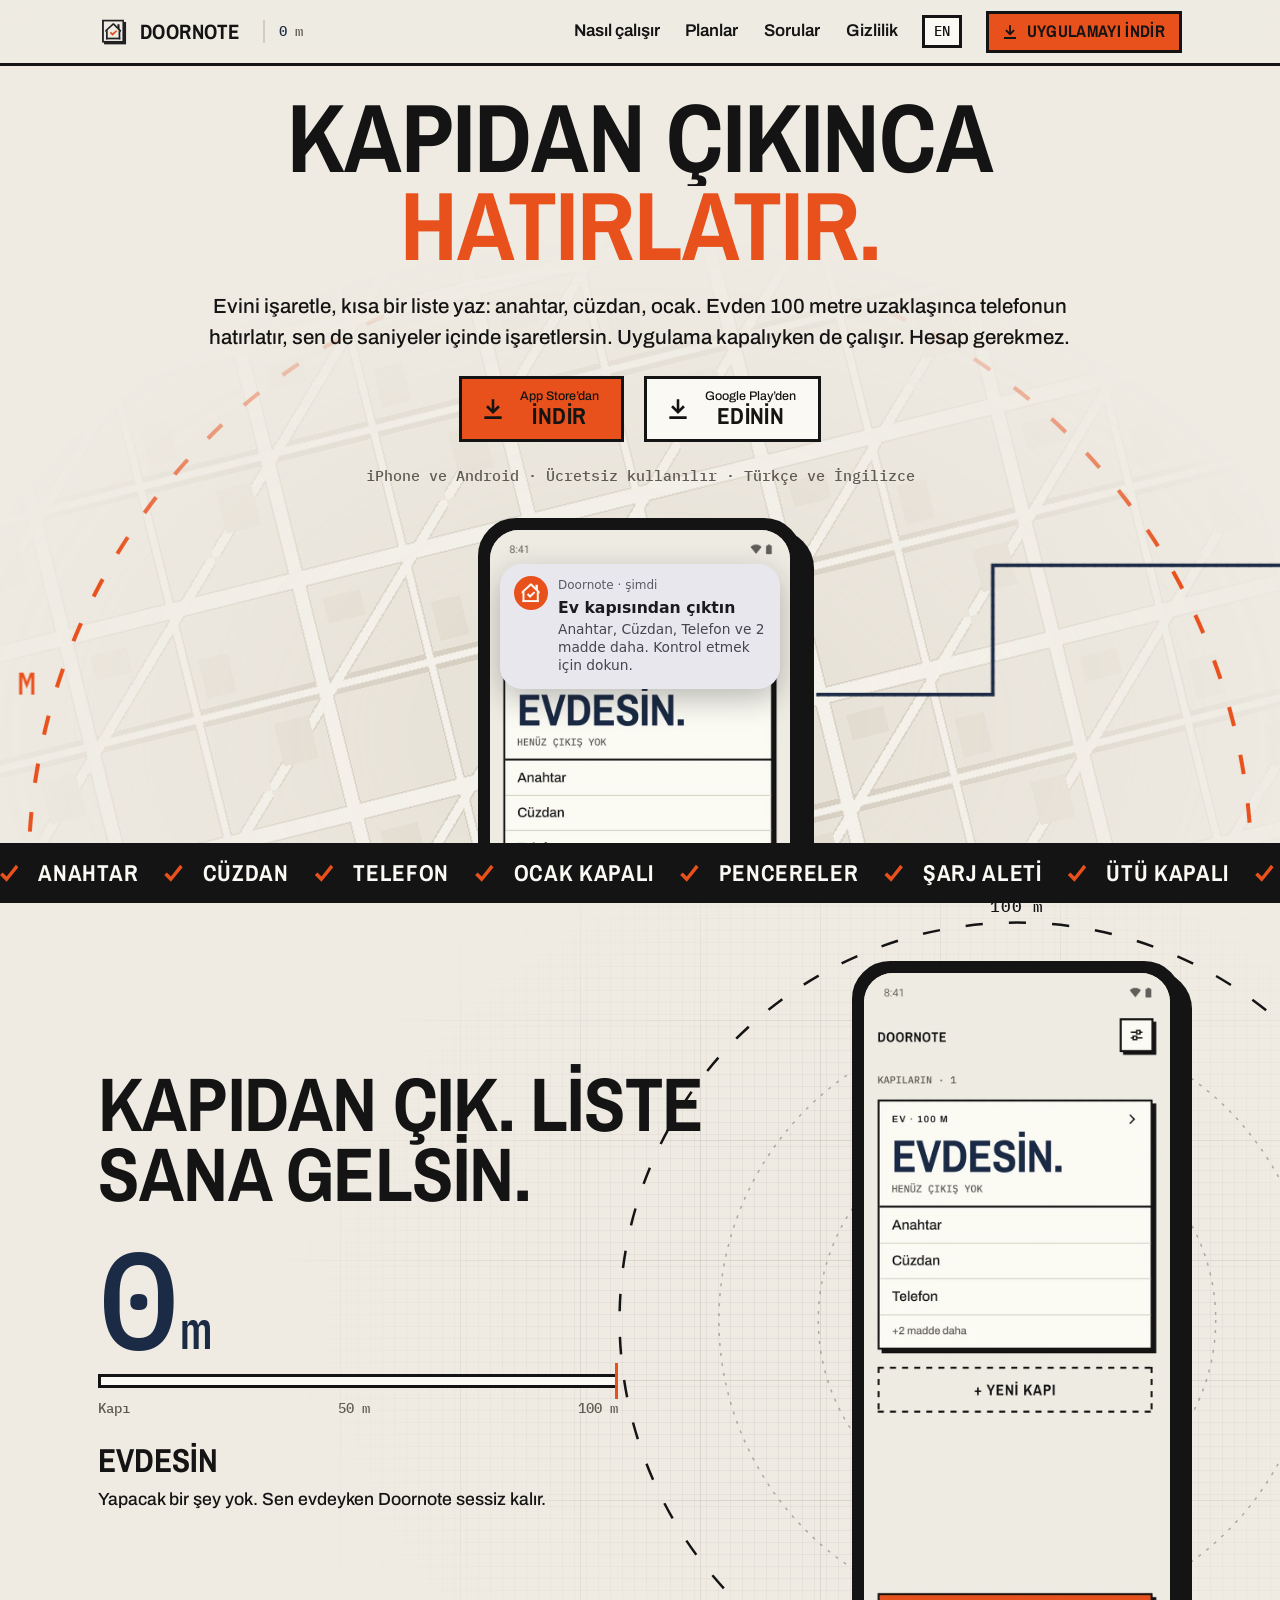
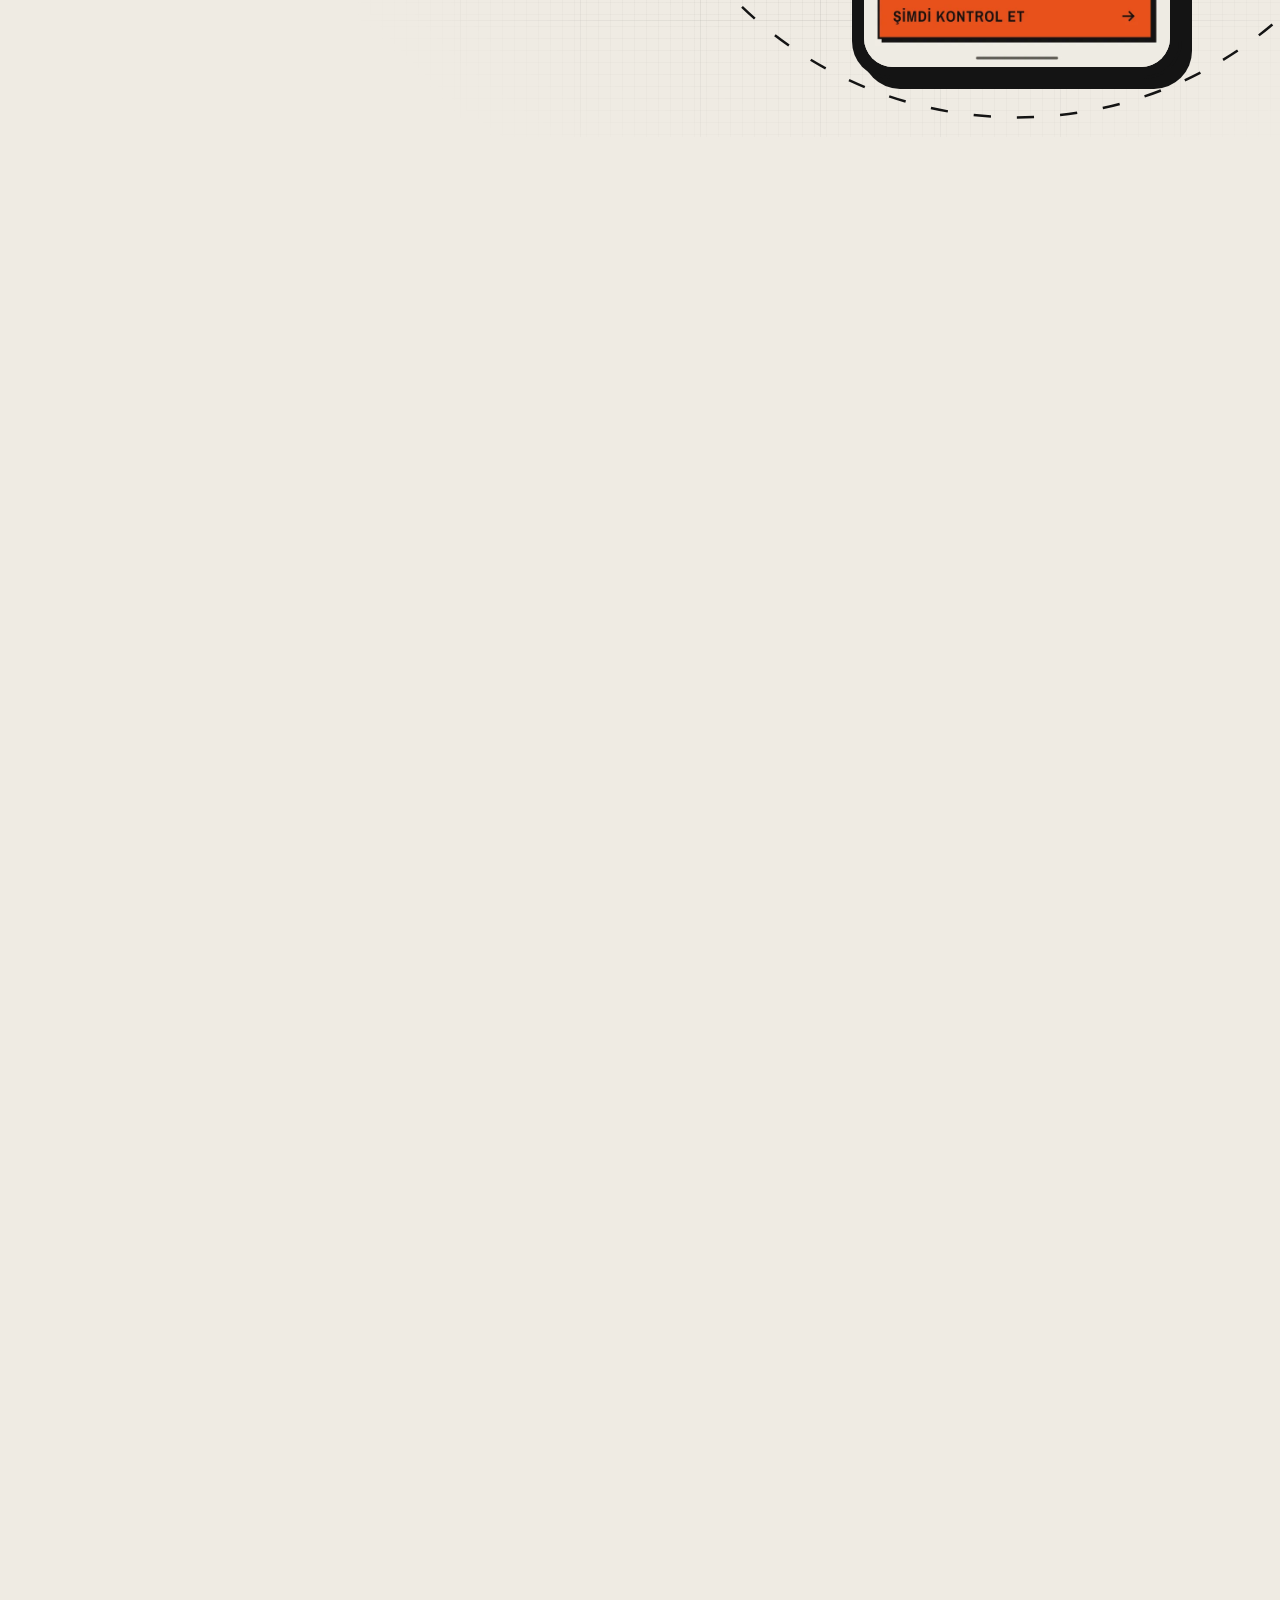
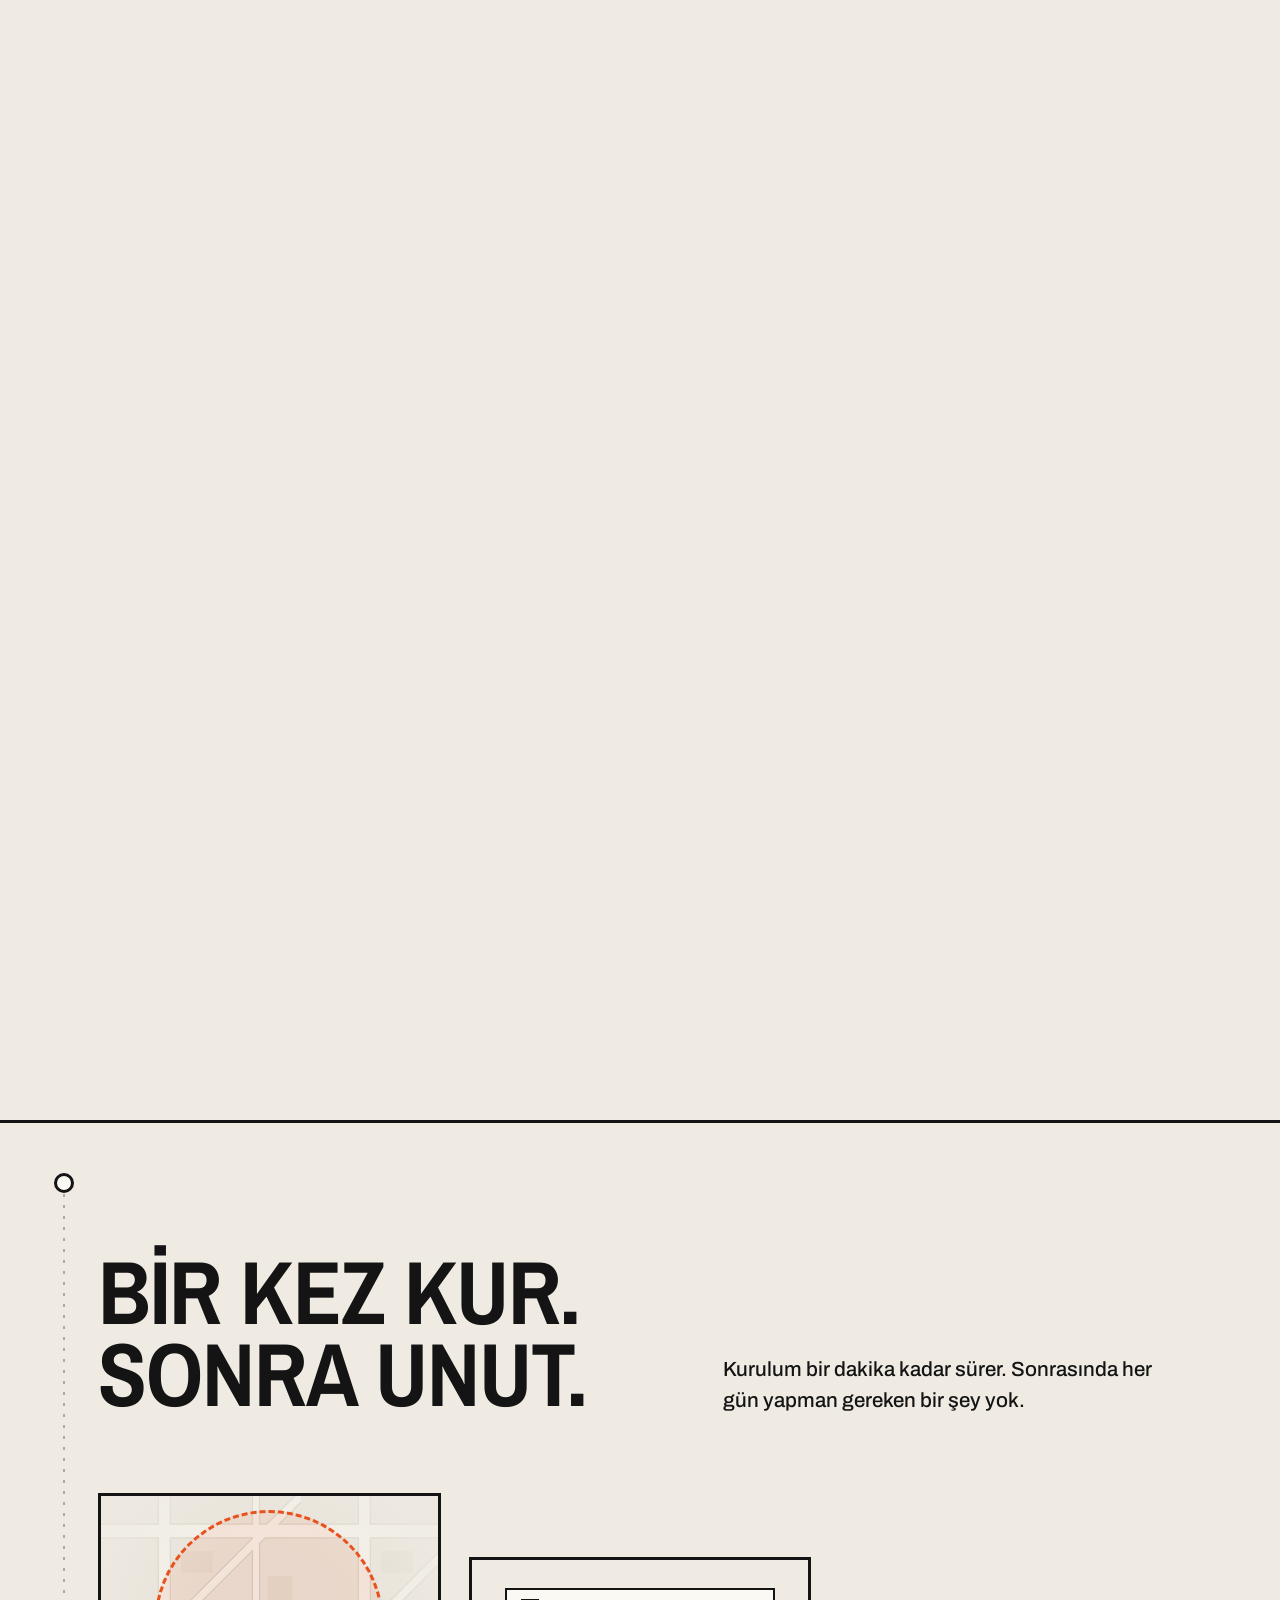
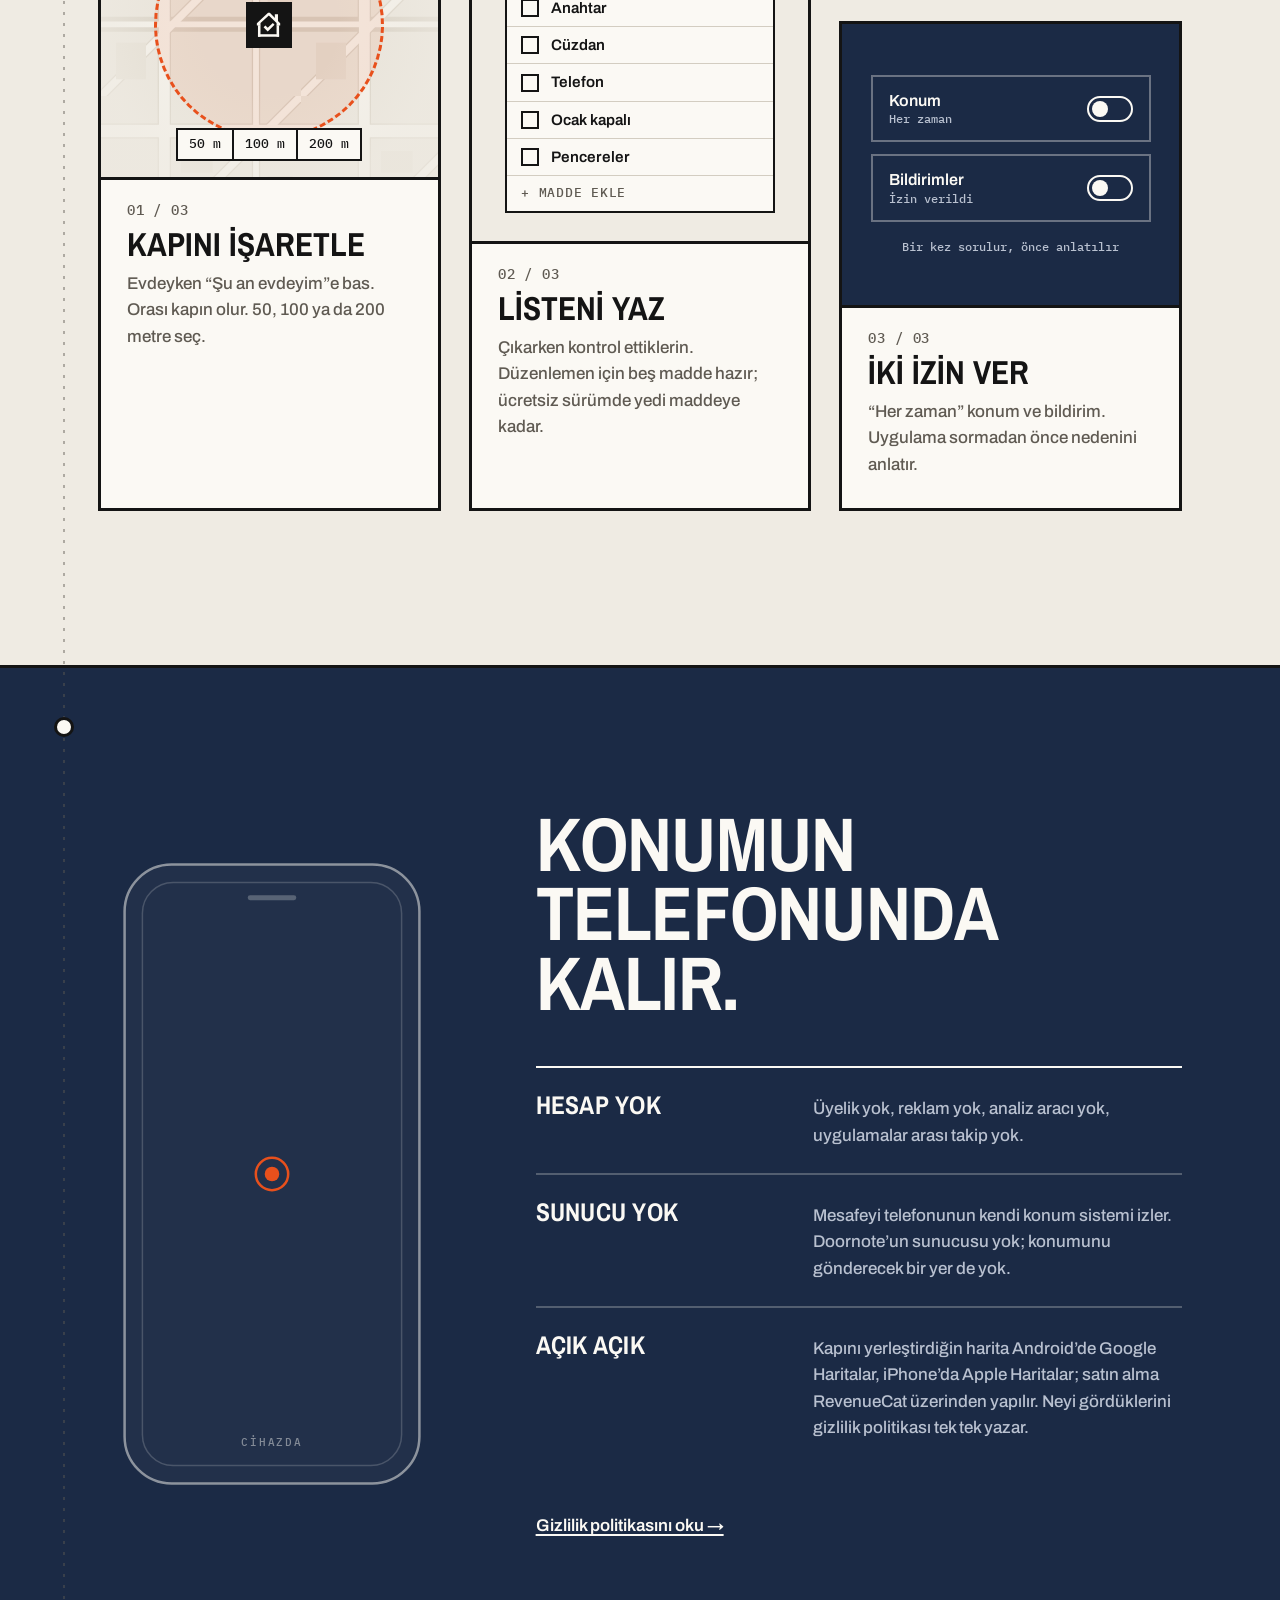
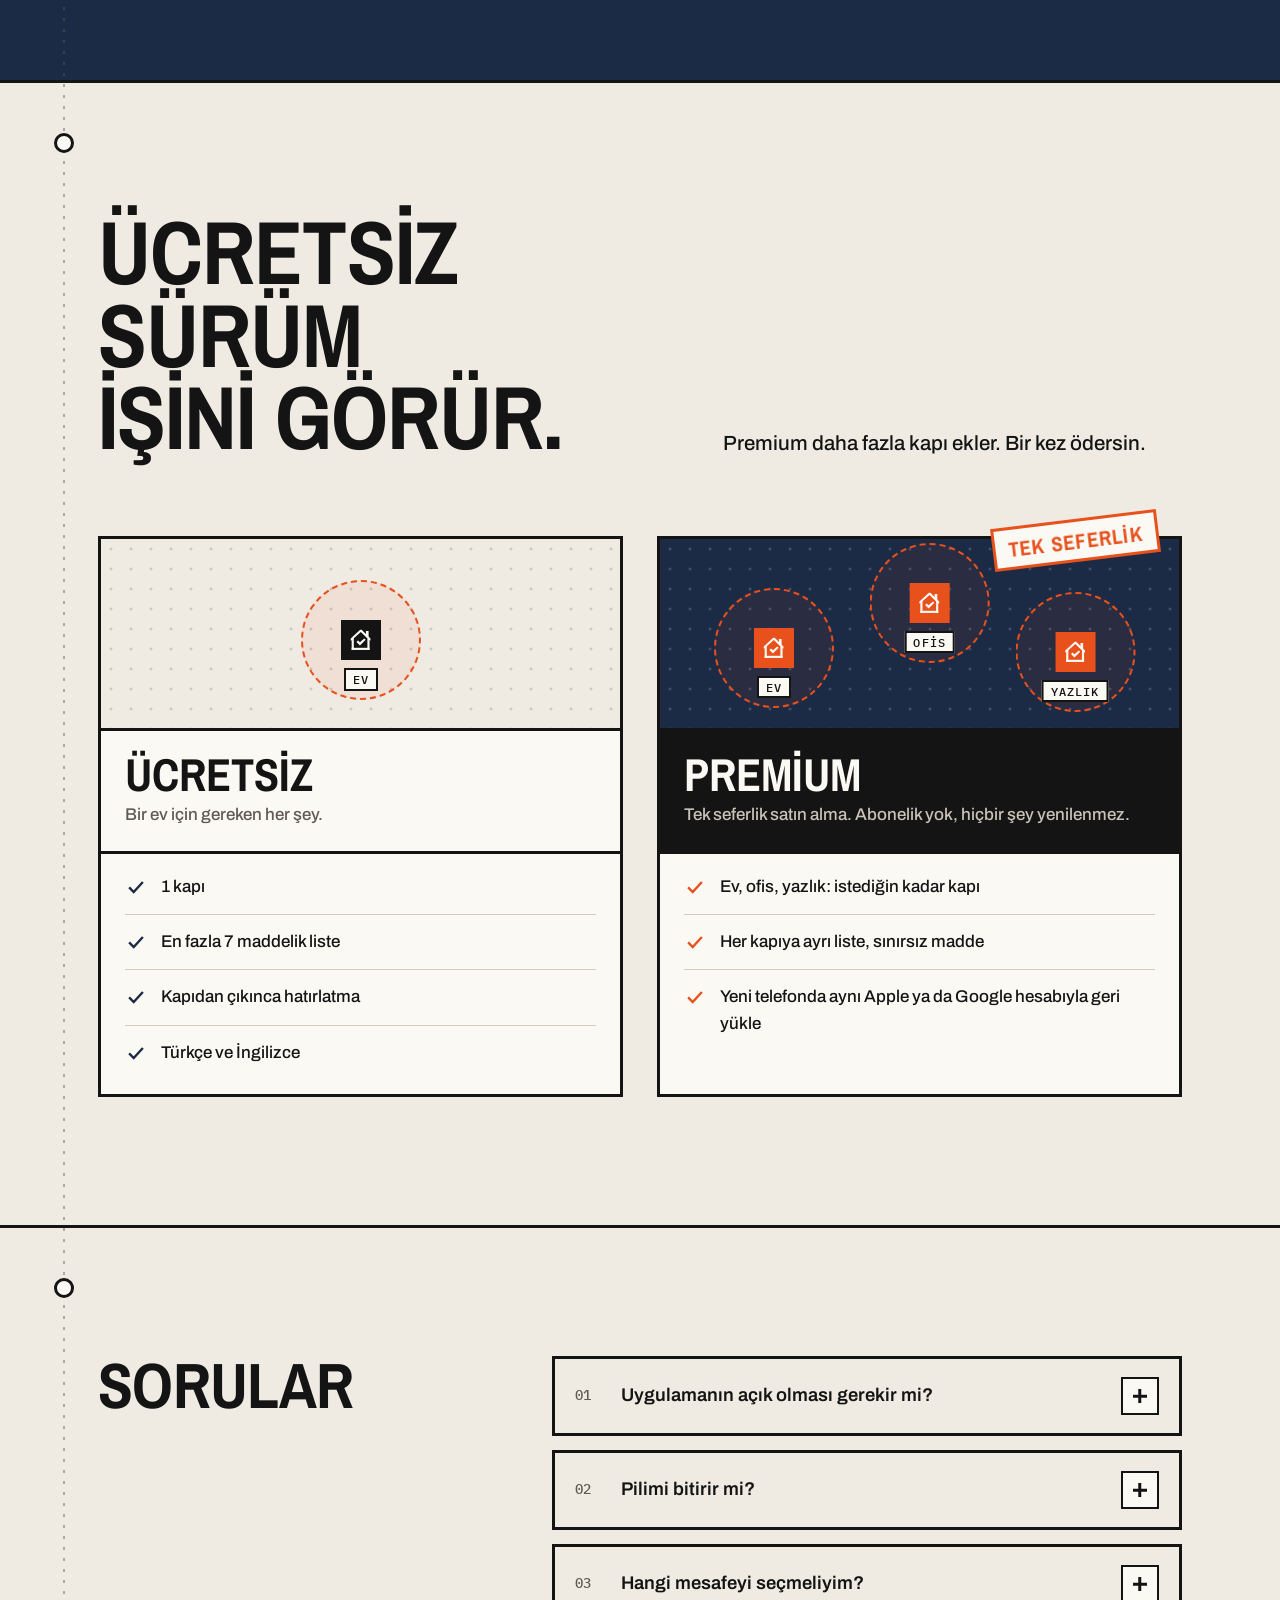
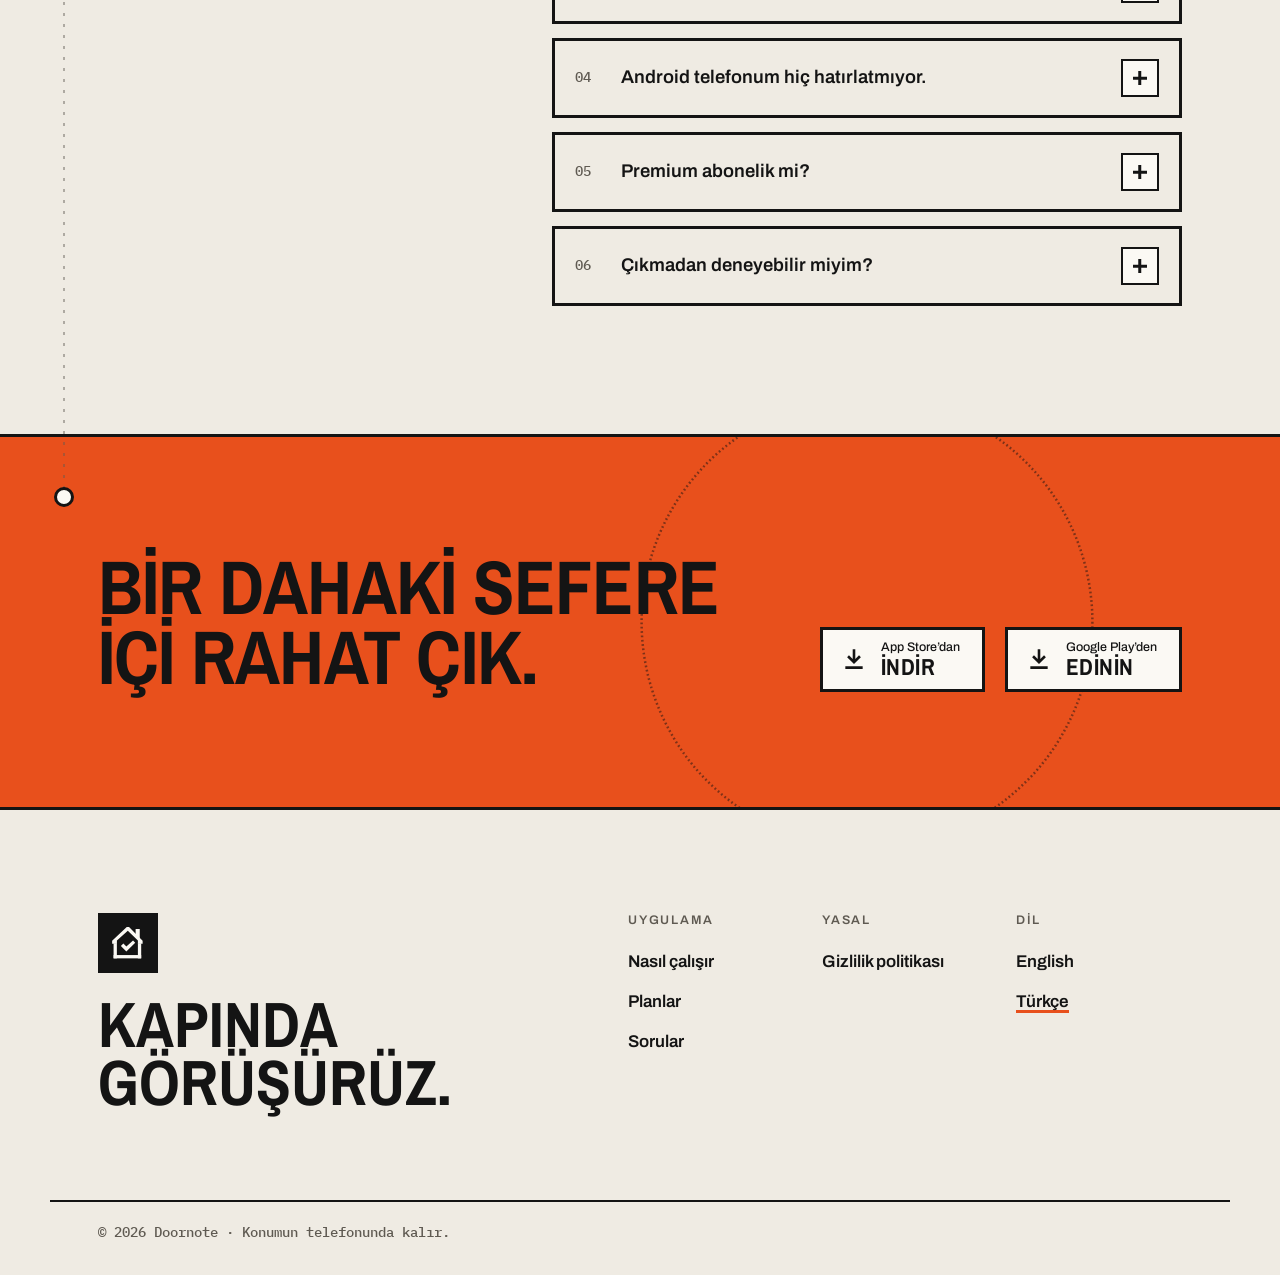
<file: tr/index.html>
<!doctype html>
<html lang="tr">
<head>
<meta charset="utf-8">
<meta name="viewport" content="width=device-width, initial-scale=1">
<title>Doornote: kapıdan çıkınca hatırlatan kontrol listesi</title>
<meta name="description" content="Evini işaretle, kısa bir liste yaz. Evden 100 metre uzaklaşınca telefonun hatırlatır. Uygulama kapalıyken de çalışır. Hesap yok, takip yok.">
<meta name="theme-color" content="#efebe3">
<meta property="og:type" content="website">
<meta property="og:title" content="Doornote: kapıdan çıkınca hatırlatan kontrol listesi">
<meta property="og:description" content="Evini işaretle, kısa bir liste yaz. Evden 100 metre uzaklaşınca telefonun hatırlatır. Uygulama kapalıyken de çalışır. Hesap yok, takip yok.">
<meta property="og:locale" content="tr_TR">
<link rel="canonical" href="https://alptugildiz.github.io/doornote-site/tr/">
<link rel="alternate" hreflang="en" href="https://alptugildiz.github.io/doornote-site/">
<link rel="alternate" hreflang="tr" href="https://alptugildiz.github.io/doornote-site/tr/">
<link rel="alternate" hreflang="x-default" href="https://alptugildiz.github.io/doornote-site/">
<meta property="og:url" content="https://alptugildiz.github.io/doornote-site/tr/">
<meta property="og:image" content="https://alptugildiz.github.io/doornote-site/assets/screens/tr-home.webp">
<link rel="icon" href="../favicon.png">
<link rel="preload" href="../assets/fonts/ArchivoNarrow_700Bold.ttf" as="font" type="font/ttf" crossorigin>
<link rel="stylesheet" href="../assets/site.css">
</head>
<body>

<a class="skip" href="#main">İçeriğe geç</a>
<header class="bar" data-bar>
<div class="wrap">
<a class="brand" href="../tr/" aria-label="Doornote"><img src="../assets/logo.svg" alt="" width="32" height="32"><span>Doornote</span></a>
<span class="bar__m" title="Sayfada ne kadar ilerledin"><b data-pedo>0</b> m</span>
<nav class="bar__nav" aria-label="Ana menü"><a class="bar__link" href="#how" data-nav="how">Nasıl çalışır</a><a class="bar__link" href="#plans" data-nav="plans">Planlar</a><a class="bar__link" href="#faq" data-nav="faq">Sorular</a><a class="bar__link" href="../tr/gizlilik/" data-nav="privacy">Gizlilik</a></nav>
<a class="lang" href="../" hreflang="en" lang="en" data-lang="en" aria-label="English">EN</a>
<a class="press press--accent press--sm" href="#get"><svg viewBox="0 0 24 24" fill="none" stroke="currentColor" stroke-width="2.4" aria-hidden="true"><path d="M12 3v12M6.5 9.5 12 15l5.5-5.5M4 20h16"/></svg><strong class="bar__get-long">Uygulamayı indir</strong><strong class="bar__get-short">İndir</strong></a>
<button class="menu-btn" type="button" data-menu-open aria-controls="menu" aria-expanded="false" aria-label="Menü"><span></span></button>
</div>
</header>
<div class="menu" id="menu" role="dialog" aria-modal="true" aria-label="Menü" inert>
<div class="menu__head"><a class="brand" href="../tr/" aria-label="Doornote"><img src="../assets/logo.svg" alt="" width="40" height="40"><span>Doornote</span></a><button class="menu-btn menu-btn--x" type="button" data-menu-close aria-label="Kapat"><span></span></button></div>
<nav class="menu__links" aria-label="Ana menü">
<a href="#how" style="--i:0"><span>01</span>Nasıl çalışır</a><a href="#plans" style="--i:1"><span>02</span>Planlar</a><a href="#faq" style="--i:2"><span>03</span>Sorular</a><a href="../tr/gizlilik/" style="--i:3"><span>04</span>Gizlilik</a>
<a href="../" hreflang="en" lang="en" data-lang="en" style="--i:4"><span>EN</span>English</a>
</nav>
<div class="stores">
<a class="press press--accent" href="https://apps.apple.com/app/doornote/id0000000000" rel="noopener"><svg viewBox="0 0 24 24" fill="none" stroke="currentColor" stroke-width="2.4" aria-hidden="true"><path d="M12 3v12M6.5 9.5 12 15l5.5-5.5M4 20h16"/></svg><span><small>App Store’dan</small><strong>İndir</strong></span></a>
<a class="press" href="https://play.google.com/store/apps/details?id=com.alpldz.doornote" rel="noopener"><svg viewBox="0 0 24 24" fill="none" stroke="currentColor" stroke-width="2.4" aria-hidden="true"><path d="M12 3v12M6.5 9.5 12 15l5.5-5.5M4 20h16"/></svg><span><small>Google Play’den</small><strong>Edinin</strong></span></a>
</div>
</div>
<main id="main">

<section class="hero">
<div class="hero__map" aria-hidden="true"><div></div></div>
<div class="wrap hero__copy">
<h1><span class="w"><span style="--i:0">Kapıdan</span></span> <span class="w"><span style="--i:1">çıkınca</span></span> <em><span class="w"><span style="--i:2">hatırlatır.</span></span></em></h1>
<p class="lede">Evini işaretle, kısa bir liste yaz: anahtar, cüzdan, ocak. Evden 100 metre uzaklaşınca telefonun hatırlatır, sen de saniyeler içinde işaretlersin. Uygulama kapalıyken de çalışır. Hesap gerekmez.</p>
<div class="stores">
<a class="press press--accent" href="https://apps.apple.com/app/doornote/id0000000000" rel="noopener"><svg viewBox="0 0 24 24" fill="none" stroke="currentColor" stroke-width="2.4" aria-hidden="true"><path d="M12 3v12M6.5 9.5 12 15l5.5-5.5M4 20h16"/></svg><span><small>App Store’dan</small><strong>İndir</strong></span></a>
<a class="press" href="https://play.google.com/store/apps/details?id=com.alpldz.doornote" rel="noopener"><svg viewBox="0 0 24 24" fill="none" stroke="currentColor" stroke-width="2.4" aria-hidden="true"><path d="M12 3v12M6.5 9.5 12 15l5.5-5.5M4 20h16"/></svg><span><small>Google Play’den</small><strong>Edinin</strong></span></a>
</div>
<p class="hero__note">iPhone ve Android · Ücretsiz kullanılır · Türkçe ve İngilizce</p>
</div>
<div class="hero__stage">
<div class="hero__device">
<svg class="scene" viewBox="-700 -700 1400 1400" aria-hidden="true" focusable="false">
<circle class="scene__pulse" r="520"/><circle class="scene__pulse" r="520"/><circle class="scene__pulse" r="520"/>
<circle class="scene__fence" r="520" pathLength="100"/>
<text class="scene__label" x="-512" y="-150">100 M</text>
<path class="scene__route" data-route d="M150 -150 H300 V-260 H720"/>
<path class="scene__walked" d="M150 -150 H300 V-260 H720"/>
<circle class="scene__burst" r="70"/>
<g class="scene__walker"><circle r="13"/><g class="scene__tag"><rect x="22" y="-17" width="78" height="34"/><text x="61" y="6" data-metres>0 m</text></g></g>
</svg>
<div class="phone"><div class="phone__screen">
<div class="notif" aria-hidden="true">
<span class="notif__icon"><svg viewBox="160 140 160 165" aria-hidden="true"><g fill="#fbf9f4"><polygon points="277,155 297,155 297,206 277,187"/><polygon points="163,226 163,211 234,145 245,145 311,211 311,226 288,226 288,210.5 239,162.5 186.3,210 186,226"/><rect x="170" y="224" width="16" height="73"/><rect x="288" y="224" width="16" height="73"/><rect x="170" y="281" width="134" height="16"/><polygon points="217.5,225.5 232,240 264.5,210.5 275,221 232,264 205.5,237.5"/></g></svg></span>
<span class="notif__app">Doornote · şimdi</span>
<span class="notif__title">Ev kapısından çıktın</span>
<span class="notif__body">Anahtar, Cüzdan, Telefon ve 2 madde daha. Kontrol etmek için dokun.</span>
</div>
<img src="../assets/screens/tr-home.webp" alt="Doornote ana ekranı: “Ev · 100 m”, “Evdesin.” ve Anahtar, Cüzdan, Telefon ve 2 madde daha." width="720" height="1600" fetchpriority="high">
</div></div>
</div>
</div>
<div class="ticker" aria-hidden="true"><div class="ticker__track"><span><span>Anahtar</span><span>Cüzdan</span><span>Telefon</span><span>Ocak kapalı</span><span>Pencereler</span><span>Şarj aleti</span><span>Ütü kapalı</span><span>Kedinin maması</span><span>Işıklar</span><span>Kapı kilitli</span></span><span><span>Anahtar</span><span>Cüzdan</span><span>Telefon</span><span>Ocak kapalı</span><span>Pencereler</span><span>Şarj aleti</span><span>Ütü kapalı</span><span>Kedinin maması</span><span>Işıklar</span><span>Kapı kilitli</span></span></div></div>
</section>

<section class="walk" id="how" data-step="0" aria-labelledby="walk-title">
<div class="walk__stage">
<div class="walk__paper" aria-hidden="true"></div>
<div class="wrap walk__grid">
<div class="walk__copy">
<h2 id="walk-title">Kapıdan çık. Liste sana gelsin.</h2>
<div class="meter" aria-hidden="true">
<div class="meter__read" data-read>0<span>m</span></div>
<div class="rail"><div class="rail__fill"></div><div class="rail__door"></div></div>
<div class="rail__ticks"><span>Kapı</span><span>50 m</span><span>100 m</span></div>
</div>
<ol class="steps" role="list">
<li class="step" data-n="0"><h3>Evdesin</h3><p>Yapacak bir şey yok. Sen evdeyken Doornote sessiz kalır.</p></li>
<li class="step" data-n="1"><h3>100 metre</h3><p>Telefonun çıktığını fark eder ve hatırlatma gelir. Uygulama kapalı olsa bile.</p></li>
<li class="step" data-n="2"><h3>İşaretle</h3><p>Hatırlatmaya dokun, maddeleri tek tek işaretle. Büyük kutular, tek el.</p></li>
<li class="step" data-n="3"><h3>Tamam</h3><p>Saatiyle damgalanır; sonradan kontrol ettiğini bilirsin.</p></li>
</ol>
</div>
<div class="walk__device">
<svg class="range" viewBox="-500 -500 1000 1000" aria-hidden="true" focusable="false">
<circle class="range__ring" r="115"/><circle class="range__ring" r="230"/><circle class="range__ring" r="345"/>
<circle class="range__disc" r="460"/>
<circle class="range__fence" r="460" pathLength="100"/>
<text class="range__tick range__tick--fence" x="0" y="-472">100 m</text>
<circle class="range__burst" r="460"/>
<g class="steps-trail"><g class="fp" data-at="4" transform="translate(-233.6 -240.2) rotate(-54.6) scale(-1 1)"><path d="M-6 -16c4-5 11-3 11 4 0 6-2 11-4 15-2 3-7 3-8-1-2-5-3-13 1-18z"/><ellipse cx="0" cy="13" rx="5" ry="6"/></g><g class="fp" data-at="35" transform="translate(-238.5 -290.9) rotate(-42.6) scale(1 1)"><path d="M-6 -16c4-5 11-3 11 4 0 6-2 11-4 15-2 3-7 3-8-1-2-5-3-13 1-18z"/><ellipse cx="0" cy="13" rx="5" ry="6"/></g><g class="fp" data-at="65" transform="translate(-278.2 -302.2) rotate(-54.6) scale(-1 1)"><path d="M-6 -16c4-5 11-3 11 4 0 6-2 11-4 15-2 3-7 3-8-1-2-5-3-13 1-18z"/><ellipse cx="0" cy="13" rx="5" ry="6"/></g><g class="fp" data-at="96" transform="translate(-284.3 -351.5) rotate(-42.6) scale(1 1)"><path d="M-6 -16c4-5 11-3 11 4 0 6-2 11-4 15-2 3-7 3-8-1-2-5-3-13 1-18z"/><ellipse cx="0" cy="13" rx="5" ry="6"/></g><g class="fp fp--out" data-at="108" transform="translate(-325.8 -360.7) rotate(-54.6) scale(-1 1)"><path d="M-6 -16c4-5 11-3 11 4 0 6-2 11-4 15-2 3-7 3-8-1-2-5-3-13 1-18z"/><ellipse cx="0" cy="13" rx="5" ry="6"/></g><g class="fp fp--out" data-at="116" transform="translate(-334.3 -407.3) rotate(-42.6) scale(1 1)"><path d="M-6 -16c4-5 11-3 11 4 0 6-2 11-4 15-2 3-7 3-8-1-2-5-3-13 1-18z"/><ellipse cx="0" cy="13" rx="5" ry="6"/></g><g class="fp fp--out" data-at="124" transform="translate(-378.6 -413.3) rotate(-54.6) scale(-1 1)"><path d="M-6 -16c4-5 11-3 11 4 0 6-2 11-4 15-2 3-7 3-8-1-2-5-3-13 1-18z"/><ellipse cx="0" cy="13" rx="5" ry="6"/></g><g class="fp fp--out" data-at="132" transform="translate(-390.1 -456.5) rotate(-42.6) scale(1 1)"><path d="M-6 -16c4-5 11-3 11 4 0 6-2 11-4 15-2 3-7 3-8-1-2-5-3-13 1-18z"/><ellipse cx="0" cy="13" rx="5" ry="6"/></g><g class="fp fp--out" data-at="140" transform="translate(-437.5 -459.0) rotate(-54.6) scale(-1 1)"><path d="M-6 -16c4-5 11-3 11 4 0 6-2 11-4 15-2 3-7 3-8-1-2-5-3-13 1-18z"/><ellipse cx="0" cy="13" rx="5" ry="6"/></g><g class="fp fp--out" data-at="148" transform="translate(-451.8 -499.0) rotate(-42.6) scale(1 1)"><path d="M-6 -16c4-5 11-3 11 4 0 6-2 11-4 15-2 3-7 3-8-1-2-5-3-13 1-18z"/><ellipse cx="0" cy="13" rx="5" ry="6"/></g><g class="fp fp--out" data-at="156" transform="translate(-501.5 -498.8) rotate(-54.6) scale(-1 1)"><path d="M-6 -16c4-5 11-3 11 4 0 6-2 11-4 15-2 3-7 3-8-1-2-5-3-13 1-18z"/><ellipse cx="0" cy="13" rx="5" ry="6"/></g><g class="fp fp--out" data-at="164" transform="translate(-517.7 -536.8) rotate(-42.6) scale(1 1)"><path d="M-6 -16c4-5 11-3 11 4 0 6-2 11-4 15-2 3-7 3-8-1-2-5-3-13 1-18z"/><ellipse cx="0" cy="13" rx="5" ry="6"/></g><g class="fp fp--out" data-at="172" transform="translate(-568.6 -535.2) rotate(-54.6) scale(-1 1)"><path d="M-6 -16c4-5 11-3 11 4 0 6-2 11-4 15-2 3-7 3-8-1-2-5-3-13 1-18z"/><ellipse cx="0" cy="13" rx="5" ry="6"/></g></g>
</svg>
<div class="phone">
<div class="phone__screen">
<div class="notif" aria-hidden="true">
<span class="notif__icon"><svg viewBox="160 140 160 165" aria-hidden="true"><g fill="#fbf9f4"><polygon points="277,155 297,155 297,206 277,187"/><polygon points="163,226 163,211 234,145 245,145 311,211 311,226 288,226 288,210.5 239,162.5 186.3,210 186,226"/><rect x="170" y="224" width="16" height="73"/><rect x="288" y="224" width="16" height="73"/><rect x="170" y="281" width="134" height="16"/><polygon points="217.5,225.5 232,240 264.5,210.5 275,221 232,264 205.5,237.5"/></g></svg></span>
<span class="notif__app">Doornote · şimdi</span>
<span class="notif__title">Ev kapısından çıktın</span>
<span class="notif__body">Anahtar, Cüzdan, Telefon ve 2 madde daha. Kontrol etmek için dokun.</span>
</div>
<img data-screen="home" src="../assets/screens/tr-home.webp" alt="Evde olduğunu gösteren Doornote ana ekranı." width="720" height="1600" loading="lazy">
<img data-screen="check" src="../assets/screens/tr-check.webp" alt="Kontrol ekranı: Anahtar, Cüzdan ve Telefon işaretli, 5’te 3." width="720" height="1600" loading="lazy">
<img data-screen="done" src="../assets/screens/tr-done.webp" alt="Bitiş ekranı: “Tamam. 5 madde de kontrol edildi.” ve saatli KONTROL EDİLDİ damgası." width="720" height="1600" loading="lazy">
</div>
</div>
</div>
</div>
</div>
</section>

<div class="route" aria-hidden="true"><div class="route__base"></div><div class="route__fill"></div><span class="route__head"></span></div>

<section class="section setup" aria-labelledby="setup-title">
<span class="stop" data-stop aria-hidden="true"><i></i><b>Kurulum</b></span>
<div class="wrap">
<div class="setup__head" data-reveal>
<h2 id="setup-title">Bir kez kur. Sonra unut.</h2>
<p class="lede">Kurulum bir dakika kadar sürer. Sonrasında her gün yapman gereken bir şey yok.</p>
</div>
<ol class="setup__steps" role="list">
<li class="sstep" data-reveal style="--i:0">
<div class="art art--door" aria-hidden="true"><div class="art__map"></div><div class="art__fence"></div><span class="art__pin"><svg viewBox="160 140 160 165" aria-hidden="true"><g fill="#fbf9f4"><polygon points="277,155 297,155 297,206 277,187"/><polygon points="163,226 163,211 234,145 245,145 311,211 311,226 288,226 288,210.5 239,162.5 186.3,210 186,226"/><rect x="170" y="224" width="16" height="73"/><rect x="288" y="224" width="16" height="73"/><rect x="170" y="281" width="134" height="16"/><polygon points="217.5,225.5 232,240 264.5,210.5 275,221 232,264 205.5,237.5"/></g></svg></span><div class="art__chips"><span>50 m</span><span>100 m</span><span>200 m</span></div></div>
<div class="sstep__text"><span class="sstep__n">01 / 03</span><h3>Kapını işaretle</h3><p>Evdeyken “Şu an evdeyim”e bas. Orası kapın olur. 50, 100 ya da 200 metre seç.</p></div>
</li>
<li class="sstep" data-reveal style="--i:1">
<div class="art art--list" aria-hidden="true"><ul class="mini"><li style="--k:0"><i></i>Anahtar</li><li style="--k:1"><i></i>Cüzdan</li><li style="--k:2"><i></i>Telefon</li><li style="--k:3"><i></i>Ocak kapalı</li><li style="--k:4"><i></i>Pencereler</li><li class="mini__add">+ Madde ekle</li></ul></div>
<div class="sstep__text"><span class="sstep__n">02 / 03</span><h3>Listeni yaz</h3><p>Çıkarken kontrol ettiklerin. Düzenlemen için beş madde hazır; ücretsiz sürümde yedi maddeye kadar.</p></div>
</li>
<li class="sstep" data-reveal style="--i:2">
<div class="art art--perms" aria-hidden="true"><div class="perms"><div class="perm" style="--k:0"><span><b>Konum</b><small>Her zaman</small></span><i></i></div><div class="perm" style="--k:1"><span><b>Bildirimler</b><small>İzin verildi</small></span><i></i></div><p>Bir kez sorulur, önce anlatılır</p></div></div>
<div class="sstep__text"><span class="sstep__n">03 / 03</span><h3>İki izin ver</h3><p>“Her zaman” konum ve bildirim. Uygulama sormadan önce nedenini anlatır.</p></div>
</li>
</ol>
</div>
</section>

<section class="promise" aria-labelledby="promise-title">
<span class="stop" data-stop aria-hidden="true"><i></i><b>Gizli</b></span>
<div class="wrap">
<div class="promise__art"><svg class="promise__phone" viewBox="0 0 400 800" aria-hidden="true" focusable="false">
<defs><clipPath id="screen"><rect x="40" y="40" width="320" height="720" rx="38"/></clipPath></defs>
<rect class="pp__body" x="18" y="18" width="364" height="764" rx="58"/>
<rect class="pp__screen" x="40" y="40" width="320" height="720" rx="38"/>
<rect class="pp__speaker" x="170" y="56" width="60" height="6" rx="3"/>
<g clip-path="url(#screen)">
<circle class="pp__wave" cx="200" cy="400" r="400"/><circle class="pp__wave" cx="200" cy="400" r="400"/><circle class="pp__wave" cx="200" cy="400" r="400"/>
</g>
<g class="pp__flash"><rect class="pp__hit" x="40" y="40" width="320" height="720" rx="38"/>
<g class="pp__block"><path d="M-6 392l16 16M10 392l-16 16"/><path d="M390 392l16 16M406 392l-16 16"/><path d="M192 -10l16 16M208 -10l-16 16"/><path d="M192 794l16 16M208 794l-16 16"/></g></g>
<circle class="pp__ring" cx="200" cy="400" r="20"/>
<circle class="pp__dot" cx="200" cy="400" r="9"/>
<text class="pp__label" x="200" y="736">CİHAZDA</text>
</svg></div>
<div class="promise__body">
<h2 id="promise-title">Konumun telefonunda kalır.</h2>
<div class="promise__list">
<div class="promise__item" data-reveal style="--i:0"><h3>Hesap yok</h3><p>Üyelik yok, reklam yok, analiz aracı yok, uygulamalar arası takip yok.</p></div>
<div class="promise__item" data-reveal style="--i:1"><h3>Sunucu yok</h3><p>Mesafeyi telefonunun kendi konum sistemi izler. Doornote’un sunucusu yok; konumunu gönderecek bir yer de yok.</p></div>
<div class="promise__item" data-reveal style="--i:2"><h3>Açık açık</h3><p>Kapını yerleştirdiğin harita Android’de Google Haritalar, iPhone’da Apple Haritalar; satın alma RevenueCat üzerinden yapılır. Neyi gördüklerini gizlilik politikası tek tek yazar.</p></div>
</div>
<a class="more" href="../tr/gizlilik/">Gizlilik politikasını oku →</a>
</div>
</div>
</section>

<section class="section plans" id="plans" aria-labelledby="plans-title">
<span class="stop" data-stop aria-hidden="true"><i></i><b>Planlar</b></span>
<div class="wrap">
<div class="plans__head" data-reveal><h2 id="plans-title">Ücretsiz sürüm işini görür.</h2><p class="lede">Premium daha fazla kapı ekler. Bir kez ödersin.</p></div>
<div class="plans__grid">
<div class="card plan plan--free" data-reveal style="--i:0">
<div class="plan__art plan__art--free" aria-hidden="true"><span class="ppin" style="left:50%;top:56%;--d:0s"><b><svg viewBox="160 140 160 165" aria-hidden="true"><g fill="#fbf9f4"><polygon points="277,155 297,155 297,206 277,187"/><polygon points="163,226 163,211 234,145 245,145 311,211 311,226 288,226 288,210.5 239,162.5 186.3,210 186,226"/><rect x="170" y="224" width="16" height="73"/><rect x="288" y="224" width="16" height="73"/><rect x="170" y="281" width="134" height="16"/><polygon points="217.5,225.5 232,240 264.5,210.5 275,221 232,264 205.5,237.5"/></g></svg></b><em>Ev</em></span></div>
<div class="plan__head"><span class="plan__name">Ücretsiz</span><span class="muted">Bir ev için gereken her şey.</span></div>
<ul><li><svg viewBox="0 0 24 24" fill="none" stroke="#1b2a45" stroke-width="2.6" aria-hidden="true"><path d="m4.5 12.5 5 5 10-11"/></svg><span>1 kapı</span></li><li><svg viewBox="0 0 24 24" fill="none" stroke="#1b2a45" stroke-width="2.6" aria-hidden="true"><path d="m4.5 12.5 5 5 10-11"/></svg><span>En fazla 7 maddelik liste</span></li><li><svg viewBox="0 0 24 24" fill="none" stroke="#1b2a45" stroke-width="2.6" aria-hidden="true"><path d="m4.5 12.5 5 5 10-11"/></svg><span>Kapıdan çıkınca hatırlatma</span></li><li><svg viewBox="0 0 24 24" fill="none" stroke="#1b2a45" stroke-width="2.6" aria-hidden="true"><path d="m4.5 12.5 5 5 10-11"/></svg><span>Türkçe ve İngilizce</span></li></ul>
</div>
<div class="card plan plan--premium" data-reveal style="--i:1"><span class="stamp" aria-hidden="true">Tek seferlik</span>
<div class="plan__art plan__art--premium" aria-hidden="true"><span class="ppin" style="left:22%;top:60%;--d:0s"><b><svg viewBox="160 140 160 165" aria-hidden="true"><g fill="#fbf9f4"><polygon points="277,155 297,155 297,206 277,187"/><polygon points="163,226 163,211 234,145 245,145 311,211 311,226 288,226 288,210.5 239,162.5 186.3,210 186,226"/><rect x="170" y="224" width="16" height="73"/><rect x="288" y="224" width="16" height="73"/><rect x="170" y="281" width="134" height="16"/><polygon points="217.5,225.5 232,240 264.5,210.5 275,221 232,264 205.5,237.5"/></g></svg></b><em>Ev</em></span><span class="ppin" style="left:52%;top:36%;--d:0.8s"><b><svg viewBox="160 140 160 165" aria-hidden="true"><g fill="#fbf9f4"><polygon points="277,155 297,155 297,206 277,187"/><polygon points="163,226 163,211 234,145 245,145 311,211 311,226 288,226 288,210.5 239,162.5 186.3,210 186,226"/><rect x="170" y="224" width="16" height="73"/><rect x="288" y="224" width="16" height="73"/><rect x="170" y="281" width="134" height="16"/><polygon points="217.5,225.5 232,240 264.5,210.5 275,221 232,264 205.5,237.5"/></g></svg></b><em>Ofis</em></span><span class="ppin" style="left:80%;top:62%;--d:1.6s"><b><svg viewBox="160 140 160 165" aria-hidden="true"><g fill="#fbf9f4"><polygon points="277,155 297,155 297,206 277,187"/><polygon points="163,226 163,211 234,145 245,145 311,211 311,226 288,226 288,210.5 239,162.5 186.3,210 186,226"/><rect x="170" y="224" width="16" height="73"/><rect x="288" y="224" width="16" height="73"/><rect x="170" y="281" width="134" height="16"/><polygon points="217.5,225.5 232,240 264.5,210.5 275,221 232,264 205.5,237.5"/></g></svg></b><em>Yazlık</em></span></div>
<div class="plan__head"><span class="plan__name">Premium</span><span class="muted">Tek seferlik satın alma. Abonelik yok, hiçbir şey yenilenmez.</span></div>
<ul><li><svg viewBox="0 0 24 24" fill="none" stroke="#e8501c" stroke-width="2.6" aria-hidden="true"><path d="m4.5 12.5 5 5 10-11"/></svg><span>Ev, ofis, yazlık: istediğin kadar kapı</span></li><li><svg viewBox="0 0 24 24" fill="none" stroke="#e8501c" stroke-width="2.6" aria-hidden="true"><path d="m4.5 12.5 5 5 10-11"/></svg><span>Her kapıya ayrı liste, sınırsız madde</span></li><li><svg viewBox="0 0 24 24" fill="none" stroke="#e8501c" stroke-width="2.6" aria-hidden="true"><path d="m4.5 12.5 5 5 10-11"/></svg><span>Yeni telefonda aynı Apple ya da Google hesabıyla geri yükle</span></li></ul>
</div>
</div>
</div>
</section>

<section class="section faq" id="faq" aria-labelledby="faq-title">
<span class="stop" data-stop aria-hidden="true"><i></i><b>Sorular</b></span>
<div class="wrap">
<div class="faq__head" data-reveal><h2 id="faq-title">Sorular</h2></div>
<div class="faq__list">
<details class="qa" data-reveal style="--i:0"><summary><span class="qa__n">01</span><span class="qa__q">Uygulamanın açık olması gerekir mi?</span><span class="qa__x" aria-hidden="true"></span></summary><div class="qa__a"><p>Hayır. Kapat, telefonu kilitle; hatırlatma yine gelir. “Her zaman” konum izni bunun için istenir.</p></div></details>
<details class="qa" data-reveal style="--i:1"><summary><span class="qa__n">02</span><span class="qa__q">Pilimi bitirir mi?</span><span class="qa__x" aria-hidden="true"></span></summary><div class="qa__a"><p>Fark edilir şekilde etkilemez. Konumu telefonun kendisi izler, Doornote yalnızca çıkışta birkaç saniye uyanır.</p></div></details>
<details class="qa" data-reveal style="--i:2"><summary><span class="qa__n">03</span><span class="qa__q">Hangi mesafeyi seçmeliyim?</span><span class="qa__x" aria-hidden="true"></span></summary><div class="qa__a"><p>100 m çoğu ev için en isabetlisi. 50 m daha erken uyarır ama telefonun konumu sapınca evin içindeyken de tetiklenebilir.</p></div></details>
<details class="qa" data-reveal style="--i:3"><summary><span class="qa__n">04</span><span class="qa__q">Android telefonum hiç hatırlatmıyor.</span><span class="qa__x" aria-hidden="true"></span></summary><div class="qa__a"><p>Bazı markalar pil için uygulamaları uyutur. Doornote bir kez uyutulmamayı ister; Xiaomi, Samsung gibi telefonlarda gereken ek ayarı gösterir. Ayarlar › Tanı raporu neyin eksik olduğunu söyler.</p></div></details>
<details class="qa" data-reveal style="--i:4"><summary><span class="qa__n">05</span><span class="qa__q">Premium abonelik mi?</span><span class="qa__x" aria-hidden="true"></span></summary><div class="qa__a"><p>Hayır, tek seferlik bir satın alma. Aynı Apple ya da Google hesabıyla açtığın yeni telefonda Ayarlar’daki “Satın alımları geri yükle” yeterli.</p></div></details>
<details class="qa" data-reveal style="--i:5"><summary><span class="qa__n">06</span><span class="qa__q">Çıkmadan deneyebilir miyim?</span><span class="qa__x" aria-hidden="true"></span></summary><div class="qa__a"><p>Evet. Ayarlar › “Evden çıkmış gibi yap” bildirimi tam geleceği gibi gösterir.</p></div></details>
</div>
</div>
</section>

<section class="get" id="get" aria-labelledby="get-title">
<span class="stop" data-stop aria-hidden="true"><i></i><b>Tamam</b></span>
<svg class="get__rings" viewBox="-100 -100 200 200" aria-hidden="true" focusable="false"><circle r="90"/><circle r="90"/><circle r="90"/><circle class="get__fence" r="46" pathLength="100"/></svg>
<div class="wrap">
<h2 id="get-title">Bir dahaki sefere içi rahat çık.</h2>
<div class="stores">
<a class="press" href="https://apps.apple.com/app/doornote/id0000000000" rel="noopener"><svg viewBox="0 0 24 24" fill="none" stroke="currentColor" stroke-width="2.4" aria-hidden="true"><path d="M12 3v12M6.5 9.5 12 15l5.5-5.5M4 20h16"/></svg><span><small>App Store’dan</small><strong>İndir</strong></span></a>
<a class="press" href="https://play.google.com/store/apps/details?id=com.alpldz.doornote" rel="noopener"><svg viewBox="0 0 24 24" fill="none" stroke="currentColor" stroke-width="2.4" aria-hidden="true"><path d="M12 3v12M6.5 9.5 12 15l5.5-5.5M4 20h16"/></svg><span><small>Google Play’den</small><strong>Edinin</strong></span></a>
</div>
</div>
</section>

</main>
<footer class="foot">
<div class="wrap foot__top">
<div class="foot__bye"><span class="foot__door" aria-hidden="true"><svg viewBox="160 140 160 165" aria-hidden="true"><g fill="#fbf9f4"><polygon points="277,155 297,155 297,206 277,187"/><polygon points="163,226 163,211 234,145 245,145 311,211 311,226 288,226 288,210.5 239,162.5 186.3,210 186,226"/><rect x="170" y="224" width="16" height="73"/><rect x="288" y="224" width="16" height="73"/><rect x="170" y="281" width="134" height="16"/><polygon points="217.5,225.5 232,240 264.5,210.5 275,221 232,264 205.5,237.5"/></g></svg></span><p class="foot__line">Kapında görüşürüz.</p></div>
<div class="foot__cols">
<div><p class="label">Uygulama</p><a href="#how">Nasıl çalışır</a><a href="#plans">Planlar</a><a href="#faq">Sorular</a></div>
<div><p class="label">Yasal</p><a href="../tr/gizlilik/">Gizlilik politikası</a></div>
<div><p class="label">Dil</p><a href="../" hreflang="en" lang="en" data-lang="en">English</a><a href="../tr/" hreflang="tr" lang="tr" data-lang="tr" aria-current="true">Türkçe</a></div>
</div>
</div>
<div class="wrap foot__base"><span class="mono">© 2026 Doornote · Konumun telefonunda kalır.</span></div>
</footer>
<script src="../assets/site.js" defer></script>
</body>
</html>
</file>
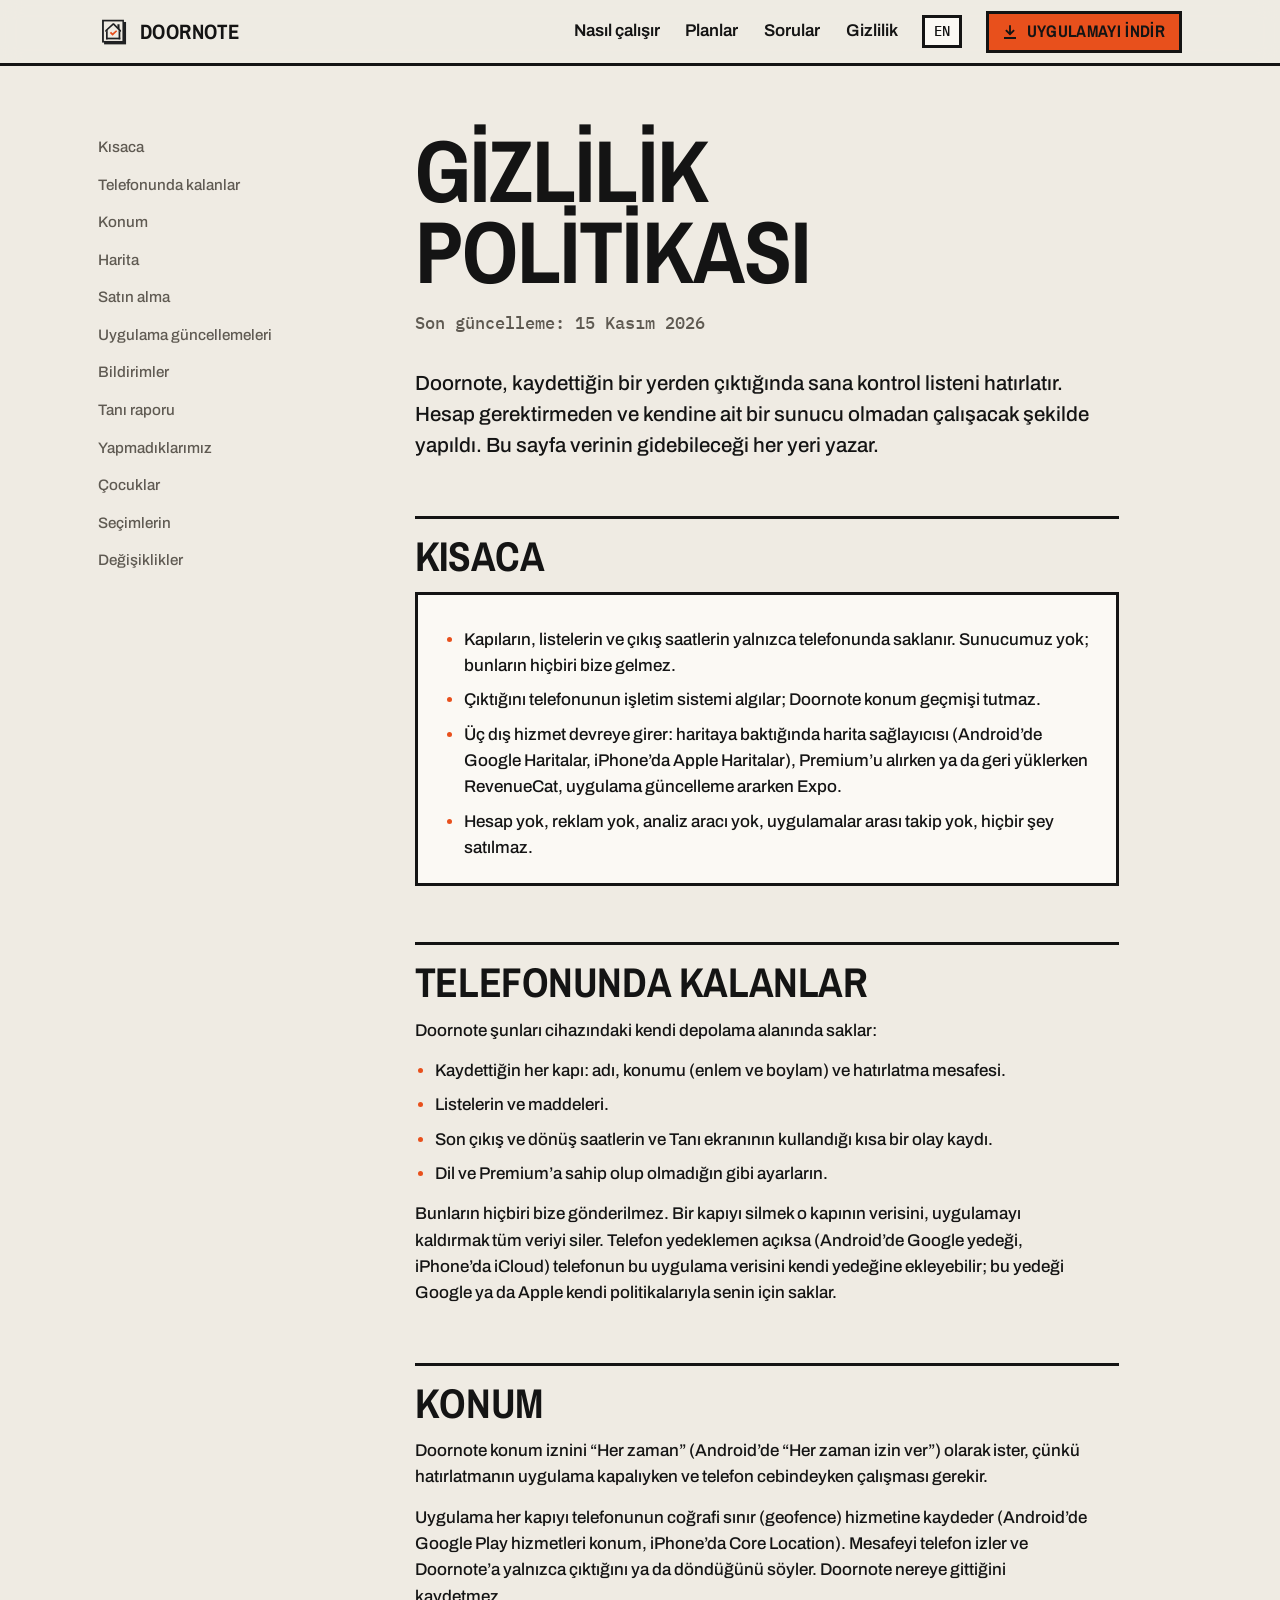
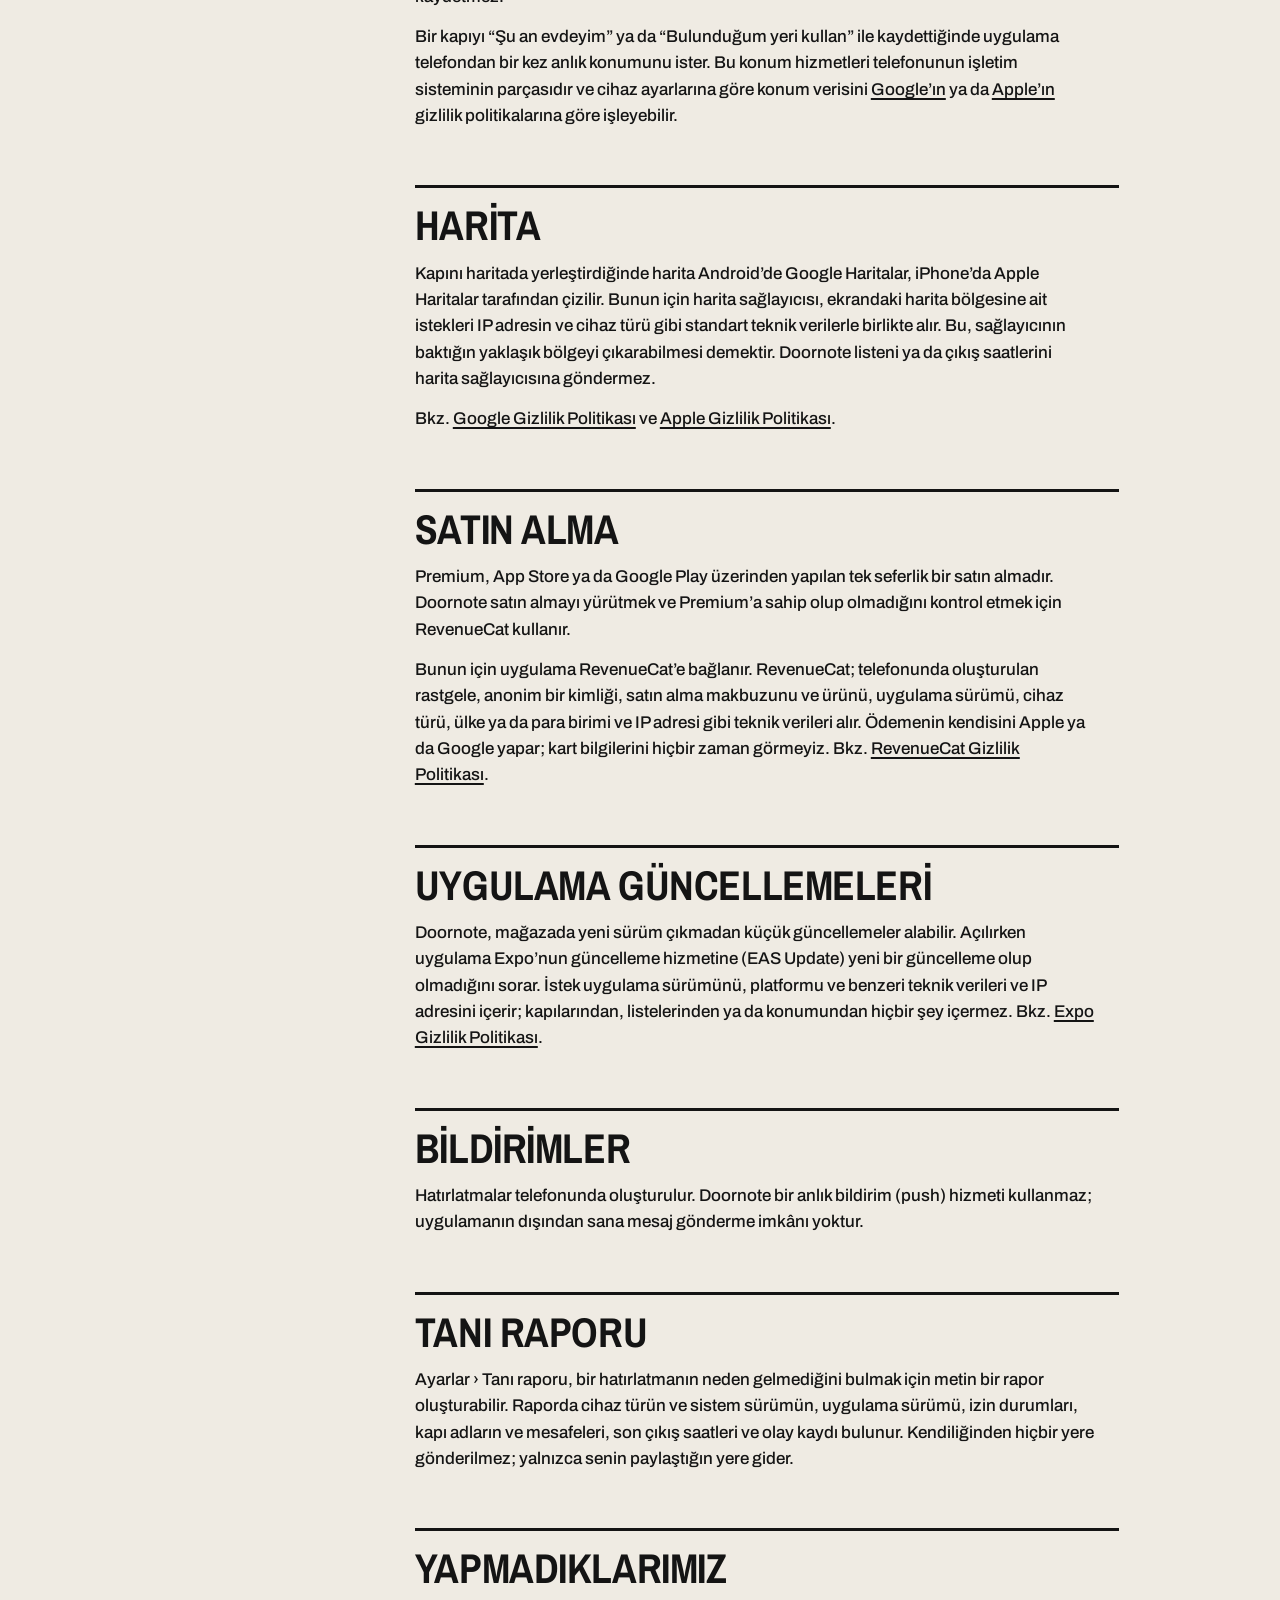
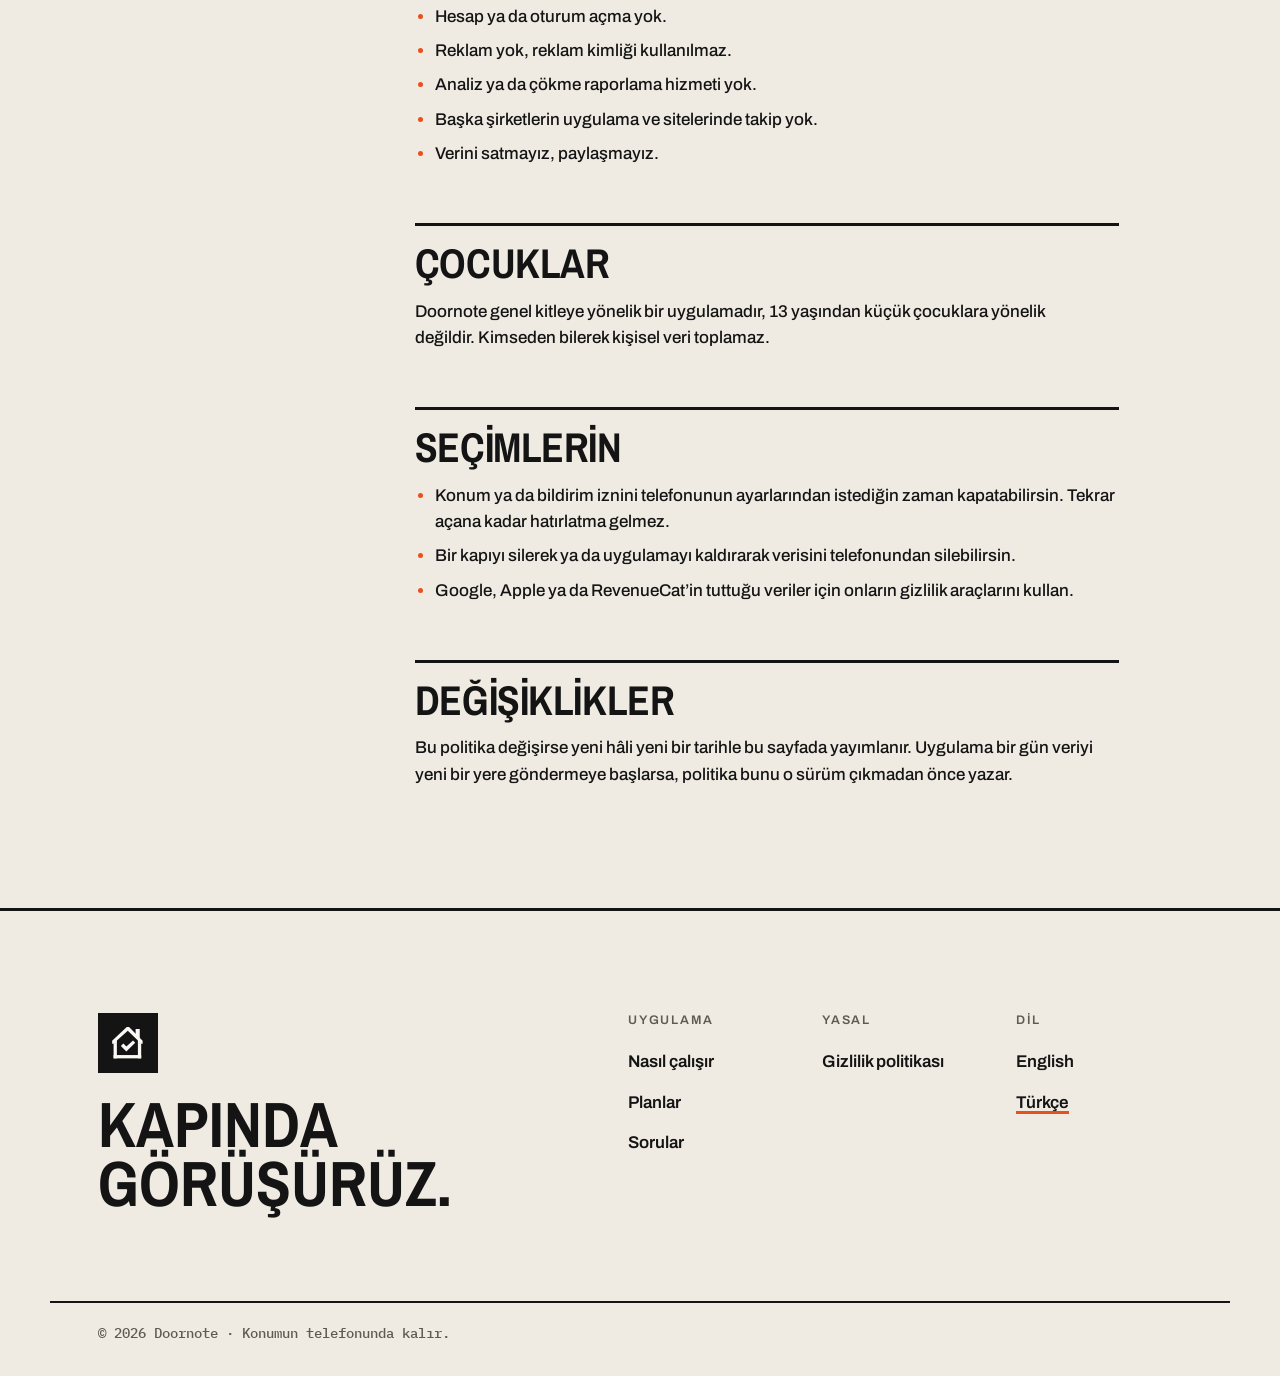
<file: tr/gizlilik/index.html>
<!doctype html>
<html lang="tr">
<head>
<meta charset="utf-8">
<meta name="viewport" content="width=device-width, initial-scale=1">
<title>Gizlilik politikası · Doornote</title>
<meta name="description" content="Doornote’un telefonunda tuttukları ve kullandığı harita, satın alma ve güncelleme hizmetlerinin neyi görebildiği.">
<meta name="theme-color" content="#efebe3">
<meta property="og:type" content="website">
<meta property="og:title" content="Gizlilik politikası · Doornote">
<meta property="og:description" content="Doornote’un telefonunda tuttukları ve kullandığı harita, satın alma ve güncelleme hizmetlerinin neyi görebildiği.">
<meta property="og:locale" content="tr_TR">
<link rel="canonical" href="https://alptugildiz.github.io/doornote-site/tr/gizlilik/">
<link rel="alternate" hreflang="en" href="https://alptugildiz.github.io/doornote-site/privacy/">
<link rel="alternate" hreflang="tr" href="https://alptugildiz.github.io/doornote-site/tr/gizlilik/">
<link rel="alternate" hreflang="x-default" href="https://alptugildiz.github.io/doornote-site/privacy/">
<meta property="og:url" content="https://alptugildiz.github.io/doornote-site/tr/gizlilik/">
<meta property="og:image" content="https://alptugildiz.github.io/doornote-site/assets/screens/tr-home.webp">
<link rel="icon" href="../../favicon.png">
<link rel="preload" href="../../assets/fonts/ArchivoNarrow_700Bold.ttf" as="font" type="font/ttf" crossorigin>
<link rel="stylesheet" href="../../assets/site.css">
</head>
<body>
<a class="skip" href="#main">İçeriğe geç</a>
<header class="bar" data-bar>
<div class="wrap">
<a class="brand" href="../../tr/" aria-label="Doornote"><img src="../../assets/logo.svg" alt="" width="32" height="32"><span>Doornote</span></a>

<nav class="bar__nav" aria-label="Ana menü"><a class="bar__link" href="../../tr/#how" data-nav="how">Nasıl çalışır</a><a class="bar__link" href="../../tr/#plans" data-nav="plans">Planlar</a><a class="bar__link" href="../../tr/#faq" data-nav="faq">Sorular</a><a class="bar__link" href="../../tr/gizlilik/" data-nav="privacy" aria-current="page">Gizlilik</a></nav>
<a class="lang" href="../../privacy/" hreflang="en" lang="en" data-lang="en" aria-label="English">EN</a>
<a class="press press--accent press--sm" href="../../tr/#get"><svg viewBox="0 0 24 24" fill="none" stroke="currentColor" stroke-width="2.4" aria-hidden="true"><path d="M12 3v12M6.5 9.5 12 15l5.5-5.5M4 20h16"/></svg><strong class="bar__get-long">Uygulamayı indir</strong><strong class="bar__get-short">İndir</strong></a>
<button class="menu-btn" type="button" data-menu-open aria-controls="menu" aria-expanded="false" aria-label="Menü"><span></span></button>
</div>
</header>
<div class="menu" id="menu" role="dialog" aria-modal="true" aria-label="Menü" inert>
<div class="menu__head"><a class="brand" href="../../tr/" aria-label="Doornote"><img src="../../assets/logo.svg" alt="" width="40" height="40"><span>Doornote</span></a><button class="menu-btn menu-btn--x" type="button" data-menu-close aria-label="Kapat"><span></span></button></div>
<nav class="menu__links" aria-label="Ana menü">
<a href="../../tr/#how" style="--i:0"><span>01</span>Nasıl çalışır</a><a href="../../tr/#plans" style="--i:1"><span>02</span>Planlar</a><a href="../../tr/#faq" style="--i:2"><span>03</span>Sorular</a><a href="../../tr/gizlilik/" style="--i:3"><span>04</span>Gizlilik</a>
<a href="../../privacy/" hreflang="en" lang="en" data-lang="en" style="--i:4"><span>EN</span>English</a>
</nav>
<div class="stores">
<a class="press press--accent" href="https://apps.apple.com/app/doornote/id0000000000" rel="noopener"><svg viewBox="0 0 24 24" fill="none" stroke="currentColor" stroke-width="2.4" aria-hidden="true"><path d="M12 3v12M6.5 9.5 12 15l5.5-5.5M4 20h16"/></svg><span><small>App Store’dan</small><strong>İndir</strong></span></a>
<a class="press" href="https://play.google.com/store/apps/details?id=com.alpldz.doornote" rel="noopener"><svg viewBox="0 0 24 24" fill="none" stroke="currentColor" stroke-width="2.4" aria-hidden="true"><path d="M12 3v12M6.5 9.5 12 15l5.5-5.5M4 20h16"/></svg><span><small>Google Play’den</small><strong>Edinin</strong></span></a>
</div>
</div>
<main id="main" class="doc">
<div class="wrap">
<nav class="doc__toc" aria-label="Gizlilik politikası">
<a href="#ozet">Kısaca</a>
<a href="#telefon">Telefonunda kalanlar</a>
<a href="#konum">Konum</a>
<a href="#harita">Harita</a>
<a href="#satin-alma">Satın alma</a>
<a href="#guncelleme">Uygulama güncellemeleri</a>
<a href="#bildirim">Bildirimler</a>
<a href="#tani">Tanı raporu</a>
<a href="#yapmadiklarimiz">Yapmadıklarımız</a>
<a href="#cocuklar">Çocuklar</a>
<a href="#secimler">Seçimlerin</a>
<a href="#degisiklikler">Değişiklikler</a>
</nav>
<article>
<div class="doc__head">
<h1>Gizlilik politikası</h1>
<p class="mono muted">Son güncelleme: 15 Kasım 2026</p>
<p class="lede">Doornote, kaydettiğin bir yerden çıktığında sana kontrol listeni hatırlatır. Hesap gerektirmeden ve kendine ait bir sunucu olmadan çalışacak şekilde yapıldı. Bu sayfa verinin gidebileceği her yeri yazar.</p>
</div>
<section id="ozet" aria-labelledby="ozet-h"><h2 id="ozet-h">Kısaca</h2><div class="summary"><ul>
<li>Kapıların, listelerin ve çıkış saatlerin yalnızca telefonunda saklanır. Sunucumuz yok; bunların hiçbiri bize gelmez.</li>
<li>Çıktığını telefonunun işletim sistemi algılar; Doornote konum geçmişi tutmaz.</li>
<li>Üç dış hizmet devreye girer: haritaya baktığında harita sağlayıcısı (Android’de Google Haritalar, iPhone’da Apple Haritalar), Premium’u alırken ya da geri yüklerken RevenueCat, uygulama güncelleme ararken Expo.</li>
<li>Hesap yok, reklam yok, analiz aracı yok, uygulamalar arası takip yok, hiçbir şey satılmaz.</li>
</ul></div></section>
<section id="telefon" aria-labelledby="telefon-h"><h2 id="telefon-h">Telefonunda kalanlar</h2><p>Doornote şunları cihazındaki kendi depolama alanında saklar:</p>
<ul>
<li>Kaydettiğin her kapı: adı, konumu (enlem ve boylam) ve hatırlatma mesafesi.</li>
<li>Listelerin ve maddeleri.</li>
<li>Son çıkış ve dönüş saatlerin ve Tanı ekranının kullandığı kısa bir olay kaydı.</li>
<li>Dil ve Premium’a sahip olup olmadığın gibi ayarların.</li>
</ul>
<p>Bunların hiçbiri bize gönderilmez. Bir kapıyı silmek o kapının verisini, uygulamayı kaldırmak tüm veriyi siler. Telefon yedeklemen açıksa (Android’de Google yedeği, iPhone’da iCloud) telefonun bu uygulama verisini kendi yedeğine ekleyebilir; bu yedeği Google ya da Apple kendi politikalarıyla senin için saklar.</p></section>
<section id="konum" aria-labelledby="konum-h"><h2 id="konum-h">Konum</h2><p>Doornote konum iznini “Her zaman” (Android’de “Her zaman izin ver”) olarak ister, çünkü hatırlatmanın uygulama kapalıyken ve telefon cebindeyken çalışması gerekir.</p>
<p>Uygulama her kapıyı telefonunun coğrafi sınır (geofence) hizmetine kaydeder (Android’de Google Play hizmetleri konum, iPhone’da Core Location). Mesafeyi telefon izler ve Doornote’a yalnızca çıktığını ya da döndüğünü söyler. Doornote nereye gittiğini kaydetmez.</p>
<p>Bir kapıyı “Şu an evdeyim” ya da “Bulunduğum yeri kullan” ile kaydettiğinde uygulama telefondan bir kez anlık konumunu ister. Bu konum hizmetleri telefonunun işletim sisteminin parçasıdır ve cihaz ayarlarına göre konum verisini <a href="https://policies.google.com/privacy" rel="noopener">Google’ın</a> ya da <a href="https://www.apple.com/legal/privacy/" rel="noopener">Apple’ın</a> gizlilik politikalarına göre işleyebilir.</p></section>
<section id="harita" aria-labelledby="harita-h"><h2 id="harita-h">Harita</h2><p>Kapını haritada yerleştirdiğinde harita Android’de Google Haritalar, iPhone’da Apple Haritalar tarafından çizilir. Bunun için harita sağlayıcısı, ekrandaki harita bölgesine ait istekleri IP adresin ve cihaz türü gibi standart teknik verilerle birlikte alır. Bu, sağlayıcının baktığın yaklaşık bölgeyi çıkarabilmesi demektir. Doornote listeni ya da çıkış saatlerini harita sağlayıcısına göndermez.</p>
<p>Bkz. <a href="https://policies.google.com/privacy" rel="noopener">Google Gizlilik Politikası</a> ve <a href="https://www.apple.com/legal/privacy/" rel="noopener">Apple Gizlilik Politikası</a>.</p></section>
<section id="satin-alma" aria-labelledby="satin-alma-h"><h2 id="satin-alma-h">Satın alma</h2><p>Premium, App Store ya da Google Play üzerinden yapılan tek seferlik bir satın almadır. Doornote satın almayı yürütmek ve Premium’a sahip olup olmadığını kontrol etmek için RevenueCat kullanır.</p>
<p>Bunun için uygulama RevenueCat’e bağlanır. RevenueCat; telefonunda oluşturulan rastgele, anonim bir kimliği, satın alma makbuzunu ve ürünü, uygulama sürümü, cihaz türü, ülke ya da para birimi ve IP adresi gibi teknik verileri alır. Ödemenin kendisini Apple ya da Google yapar; kart bilgilerini hiçbir zaman görmeyiz. Bkz. <a href="https://www.revenuecat.com/privacy" rel="noopener">RevenueCat Gizlilik Politikası</a>.</p></section>
<section id="guncelleme" aria-labelledby="guncelleme-h"><h2 id="guncelleme-h">Uygulama güncellemeleri</h2><p>Doornote, mağazada yeni sürüm çıkmadan küçük güncellemeler alabilir. Açılırken uygulama Expo’nun güncelleme hizmetine (EAS Update) yeni bir güncelleme olup olmadığını sorar. İstek uygulama sürümünü, platformu ve benzeri teknik verileri ve IP adresini içerir; kapılarından, listelerinden ya da konumundan hiçbir şey içermez. Bkz. <a href="https://expo.dev/privacy" rel="noopener">Expo Gizlilik Politikası</a>.</p></section>
<section id="bildirim" aria-labelledby="bildirim-h"><h2 id="bildirim-h">Bildirimler</h2><p>Hatırlatmalar telefonunda oluşturulur. Doornote bir anlık bildirim (push) hizmeti kullanmaz; uygulamanın dışından sana mesaj gönderme imkânı yoktur.</p></section>
<section id="tani" aria-labelledby="tani-h"><h2 id="tani-h">Tanı raporu</h2><p>Ayarlar › Tanı raporu, bir hatırlatmanın neden gelmediğini bulmak için metin bir rapor oluşturabilir. Raporda cihaz türün ve sistem sürümün, uygulama sürümü, izin durumları, kapı adların ve mesafeleri, son çıkış saatleri ve olay kaydı bulunur. Kendiliğinden hiçbir yere gönderilmez; yalnızca senin paylaştığın yere gider.</p></section>
<section id="yapmadiklarimiz" aria-labelledby="yapmadiklarimiz-h"><h2 id="yapmadiklarimiz-h">Yapmadıklarımız</h2><ul>
<li>Hesap ya da oturum açma yok.</li>
<li>Reklam yok, reklam kimliği kullanılmaz.</li>
<li>Analiz ya da çökme raporlama hizmeti yok.</li>
<li>Başka şirketlerin uygulama ve sitelerinde takip yok.</li>
<li>Verini satmayız, paylaşmayız.</li>
</ul></section>
<section id="cocuklar" aria-labelledby="cocuklar-h"><h2 id="cocuklar-h">Çocuklar</h2><p>Doornote genel kitleye yönelik bir uygulamadır, 13 yaşından küçük çocuklara yönelik değildir. Kimseden bilerek kişisel veri toplamaz.</p></section>
<section id="secimler" aria-labelledby="secimler-h"><h2 id="secimler-h">Seçimlerin</h2><ul>
<li>Konum ya da bildirim iznini telefonunun ayarlarından istediğin zaman kapatabilirsin. Tekrar açana kadar hatırlatma gelmez.</li>
<li>Bir kapıyı silerek ya da uygulamayı kaldırarak verisini telefonundan silebilirsin.</li>
<li>Google, Apple ya da RevenueCat’in tuttuğu veriler için onların gizlilik araçlarını kullan.</li>
</ul></section>
<section id="degisiklikler" aria-labelledby="degisiklikler-h"><h2 id="degisiklikler-h">Değişiklikler</h2><p>Bu politika değişirse yeni hâli yeni bir tarihle bu sayfada yayımlanır. Uygulama bir gün veriyi yeni bir yere göndermeye başlarsa, politika bunu o sürüm çıkmadan önce yazar.</p></section>
</article>
</div>
</main>
<footer class="foot">
<div class="wrap foot__top">
<div class="foot__bye"><span class="foot__door" aria-hidden="true"><svg viewBox="160 140 160 165" aria-hidden="true"><g fill="#fbf9f4"><polygon points="277,155 297,155 297,206 277,187"/><polygon points="163,226 163,211 234,145 245,145 311,211 311,226 288,226 288,210.5 239,162.5 186.3,210 186,226"/><rect x="170" y="224" width="16" height="73"/><rect x="288" y="224" width="16" height="73"/><rect x="170" y="281" width="134" height="16"/><polygon points="217.5,225.5 232,240 264.5,210.5 275,221 232,264 205.5,237.5"/></g></svg></span><p class="foot__line">Kapında görüşürüz.</p></div>
<div class="foot__cols">
<div><p class="label">Uygulama</p><a href="../../tr/#how">Nasıl çalışır</a><a href="../../tr/#plans">Planlar</a><a href="../../tr/#faq">Sorular</a></div>
<div><p class="label">Yasal</p><a href="../../tr/gizlilik/">Gizlilik politikası</a></div>
<div><p class="label">Dil</p><a href="../../privacy/" hreflang="en" lang="en" data-lang="en">English</a><a href="../../tr/gizlilik/" hreflang="tr" lang="tr" data-lang="tr" aria-current="true">Türkçe</a></div>
</div>
</div>
<div class="wrap foot__base"><span class="mono">© 2026 Doornote · Konumun telefonunda kalır.</span></div>
</footer>
<script src="../../assets/site.js" defer></script>
</body>
</html>
</file>
<file: assets/site.css>
/* Doornote site. Same world as the app: warm paper, ink frames, a hard ink block only under
   things you can press, orange = do / done, navy = state. */

@font-face { font-family: 'Archivo Narrow'; src: url('fonts/ArchivoNarrow_700Bold.ttf') format('truetype'); font-weight: 700; font-display: swap; }
@font-face { font-family: 'Archivo'; src: url('fonts/Archivo_500Medium.ttf') format('truetype'); font-weight: 500; font-display: swap; }
@font-face { font-family: 'Archivo'; src: url('fonts/Archivo_600SemiBold.ttf') format('truetype'); font-weight: 600; font-display: swap; }
@font-face { font-family: 'Plex Mono'; src: url('fonts/IBMPlexMono_500Medium.ttf') format('truetype'); font-weight: 500; font-display: swap; }

:root {
  --ground: #efebe3;
  --card: #fbf9f4;
  --ink: #141414;
  --ink-muted: #5f5a52;
  --rule: #d3cdc1;
  --accent: #e8501c;
  --navy: #1b2a45;
  --on-navy: #fbf9f4;
  --on-navy-muted: #b9c1d0;
  --frame: 3px;
  --block: 6px;
  --gutter: clamp(16px, 4vw, 48px);
  --max: 1180px;
  --top-h: 66px;
  --route-x: max(calc(var(--gutter) / 2 + 2px), calc((100vw - var(--max)) / 2 + var(--gutter) - 34px));
  --display: 'Archivo Narrow', 'Arial Narrow', sans-serif;
  --body: 'Archivo', system-ui, sans-serif;
  --mono: 'Plex Mono', ui-monospace, monospace;
  --ease: cubic-bezier(0.16, 1, 0.3, 1);
  color-scheme: light;
}

*, *::before, *::after { box-sizing: border-box; }
html { -webkit-text-size-adjust: 100%; scroll-padding-top: calc(var(--top-h) + 12px); }
body {
  margin: 0;
  background: var(--ground);
  color: var(--ink);
  font: 500 1.0625rem/1.55 var(--body);
  font-feature-settings: 'kern';
  -webkit-font-smoothing: antialiased;
  overflow-x: clip;
}
img { display: block; max-width: 100%; height: auto; }
a { color: inherit; text-underline-offset: 0.18em; text-decoration-thickness: 2px; }
::selection { background: var(--accent); color: var(--ink); }
:focus-visible { outline: 3px solid var(--accent); outline-offset: 3px; }
html { scrollbar-color: var(--ink) var(--ground); }

.wrap { width: 100%; max-width: var(--max); margin: 0 auto; padding: 0 var(--gutter); }
.skip { position: absolute; left: -9999px; }
.skip:focus { left: 16px; top: 16px; z-index: 10; background: var(--card); border: var(--frame) solid var(--ink); padding: 8px 12px; }

/* Type ----------------------------------------------------------------------------------- */
.display, h1, h2 {
  font-family: var(--display);
  font-weight: 700;
  text-transform: uppercase;
  letter-spacing: -0.01em;
  line-height: 0.92;
  margin: 0;
  text-wrap: balance;
}
h1 { font-size: clamp(3.4rem, 9.5vw, 7.25rem); }
h2 { font-size: clamp(2.5rem, 6vw, 4.75rem); }
h3 { font: 600 1.25rem/1.3 var(--body); margin: 0; }
p { margin: 0; }
.lede { font-size: clamp(1.125rem, 1.6vw, 1.3rem); line-height: 1.5; max-width: 34em; }
.mono { font-family: var(--mono); }
.label {
  font: 600 0.78rem/1.2 var(--body);
  letter-spacing: 0.14em;
  text-transform: uppercase;
}
.muted { color: var(--ink-muted); }

/* Header --------------------------------------------------------------------------------- */
.brand { display: flex; align-items: center; gap: 12px; text-decoration: none; }
.brand img { width: 40px; height: 40px; }
.brand span { font: 700 1.5rem/1 var(--display); letter-spacing: 0.02em; text-transform: uppercase; }

/* The bar: appears once the hero is behind you, with a pedometer for the page. */
.bar { position: sticky; top: 0; z-index: 40; height: var(--top-h); background: rgb(239 235 227 / 0.94); -webkit-backdrop-filter: blur(10px); backdrop-filter: blur(10px); border-bottom: var(--frame) solid var(--ink); }
.bar .wrap { display: flex; align-items: center; gap: clamp(12px, 2vw, 24px); height: 100%; }
.bar .brand { gap: 10px; }
.bar .brand img { width: 32px; height: 32px; }
.bar .brand span { font-size: 1.3rem; }
.bar__m { font: 500 0.9rem/1 var(--mono); color: var(--ink-muted); border-left: 2px solid var(--rule); padding: 4px 0 4px 14px; white-space: nowrap; }
.bar__m b { font-weight: 500; color: var(--navy); font-variant-numeric: tabular-nums; }
.bar__nav { display: flex; gap: clamp(14px, 2vw, 26px); margin-left: auto; font-weight: 600; }
.bar__link { text-decoration: none; padding: 8px 0 5px; border-bottom: 3px solid transparent; transition: border-color 0.25s; }
.bar__link:hover { border-color: var(--rule); }
.bar__link.is-here { border-color: var(--accent); }
.bar .lang { padding: 7px 9px !important; font-size: 0.85rem; }
.bar .press--sm { width: auto; min-height: 42px; padding: 6px 14px 6px 12px; gap: 8px; }
.bar .press--sm svg { width: 18px; height: 18px; }
.bar .press--sm strong { font-size: 1.05rem; }
.bar__get-short { display: none !important; }

.menu-btn { display: none; place-items: center; width: 44px; height: 44px; padding: 0; border: var(--frame) solid var(--ink); background: var(--card); color: var(--ink); cursor: pointer; }
.menu-btn span { display: block; width: 18px; height: 2.5px; background: currentColor; box-shadow: 0 -6px 0 currentColor, 0 6px 0 currentColor; }
.menu-btn--x { display: grid; }
.menu-btn--x span { box-shadow: none; transform: rotate(45deg); position: relative; }
.menu-btn--x span::after { content: ''; position: absolute; inset: 0; background: currentColor; transform: rotate(90deg); }

/* Phone menu: a full sheet of paper that drops in. */
.menu { position: fixed; inset: 0; z-index: 60; display: flex; flex-direction: column; gap: 28px; padding: 0 var(--gutter) 32px; background: var(--ground); overflow-y: auto; transform: translateY(-100%); visibility: hidden; transition: transform 0.5s var(--ease), visibility 0s 0.5s; }
.menu.is-open { transform: none; visibility: visible; transition: transform 0.5s var(--ease); }
.menu__head { height: var(--top-h); flex: none; display: flex; align-items: center; justify-content: space-between; }
.menu__links { display: grid; border-top: var(--frame) solid var(--ink); }
.menu__links a { display: flex; align-items: baseline; gap: 16px; padding: 18px 0; border-bottom: 1px solid var(--rule); text-decoration: none; font: 700 clamp(2rem, 9vw, 2.8rem)/1 var(--display); text-transform: uppercase; }
.menu__links a span { font: 500 0.85rem/1 var(--mono); color: var(--accent); min-width: 2.2em; }
.menu.is-open .menu__links a { animation: up 0.5s calc(0.15s + var(--i) * 0.06s) var(--ease) both; }
.menu .stores { margin-top: auto; display: grid; grid-template-columns: 1fr 1fr; gap: 12px; }
.menu .press { min-height: 54px; padding: 8px 10px; gap: 8px; justify-content: center; }
.menu .press small { font-size: 0.64rem; }
.menu .press strong { font-size: 1.05rem; }
.lang {
  font: 500 0.95rem/1 var(--mono);
  border: var(--frame) solid var(--ink);
  background: var(--card);
  padding: 9px 12px !important;
  text-decoration: none !important;
}
.lang:hover { background: var(--ink); color: var(--card); }

/* Pressables: the ink block underneath says "press me" ------------------------------------ */
.press {
  position: relative;
  display: inline-flex;
  align-items: center;
  gap: 14px;
  min-height: 64px;
  padding: 10px 22px 10px 18px;
  border: var(--frame) solid var(--ink);
  background: var(--card);
  color: var(--ink);
  text-decoration: none;
  box-shadow: 0 0 0 var(--ink);
  transition: transform 0.28s var(--ease), box-shadow 0.28s var(--ease), background-color 0.2s;
}
.press:hover { background: #fff; transform: translate(calc(var(--block) * -1), calc(var(--block) * -1)); box-shadow: var(--block) var(--block) 0 var(--ink); }
.press:active { transform: none; box-shadow: 0 0 0 var(--ink); transition-duration: 0.08s; }
.press--accent { background: var(--accent); }
.press--accent:hover { background: #f05d2a; }
.press svg { width: 26px; height: 26px; flex: none; }
.press small { display: block; font: 500 0.78rem/1.2 var(--body); }
.press strong { display: block; font: 700 1.45rem/1.05 var(--display); text-transform: uppercase; letter-spacing: 0.02em; }

.stores { display: flex; flex-wrap: wrap; gap: 18px 20px; }

/* Phone ---------------------------------------------------------------------------------- */
.phone {
  position: relative;
  width: min(100%, 340px);
  aspect-ratio: 9 / 19.6;
  border: var(--frame) solid var(--ink);
  border-radius: 38px;
  background: var(--ink);
  padding: 9px;
  box-shadow: 10px 10px 0 var(--ink);
}
.phone__screen {
  position: relative;
  height: 100%;
  border-radius: 29px;
  overflow: hidden;
  background: var(--ground);
}
.phone__screen img {
  position: absolute;
  inset: 0;
  width: 100%;
  height: 100%;
  object-fit: cover;
  object-position: top;
}

/* Hero: centred headline, the phone rising out of a street map inside its 100 m fence ------ */
.hero {
  position: relative;
  isolation: isolate;
  overflow: hidden;
  display: flex;
  flex-direction: column;
  min-height: calc(100svh - var(--top-h));
  --phone-w: clamp(250px, min(26vw, 36vh), 400px);
}
.hero__map {
  position: absolute;
  inset: 0;
  z-index: -2;
  pointer-events: none;
  -webkit-mask-image: radial-gradient(ellipse 70% 75% at 50% 80%, #000 25%, transparent 80%);
  mask-image: radial-gradient(ellipse 70% 75% at 50% 80%, #000 25%, transparent 80%);
  opacity: 0;
  animation: fade 1.6s 0.2s var(--ease) forwards;
}
.hero__map > div {
  position: absolute;
  inset: -40%;
  background: url("data:image/svg+xml,%3Csvg xmlns='http://www.w3.org/2000/svg' width='240' height='240'%3E%3Crect width='240' height='240' fill='%23e8e3d9'/%3E%3Cg fill='none' stroke='%23d6cfc2'%3E%3Cpath stroke-width='18' d='M-10 42H250M-10 154H250'/%3E%3Cpath stroke-width='16' d='M76-10V250'/%3E%3Cpath stroke-width='10' d='M186-10V250'/%3E%3Cpath stroke-width='12' d='M-10 250 250-10'/%3E%3C/g%3E%3Cg fill='none' stroke='%23f4f1ea'%3E%3Cpath stroke-width='15' d='M-10 42H250'/%3E%3Cpath stroke-width='7' d='M-10 154H250'/%3E%3Cpath stroke-width='13' d='M76-10V250'/%3E%3Cpath stroke-width='7' d='M186-10V250'/%3E%3Cpath stroke-width='9' d='M-10 250 250-10'/%3E%3C/g%3E%3Cg fill='%23e2dcd0'%3E%3Crect x='96' y='66' width='38' height='26'/%3E%3Crect x='18' y='176' width='36' height='44'/%3E%3Crect x='200' y='96' width='30' height='40'/%3E%3C/g%3E%3C/svg%3E") 0 0 / 240px 240px;
  transform: rotate(-14deg) translate(calc(var(--mx, 0) * -18px), calc(var(--my, 0) * -12px));
  transition: transform 1.2s var(--ease);
  animation: drift 50s linear infinite;
}
@keyframes drift { to { background-position: -480px 240px; } }
@keyframes fade { to { opacity: 1; } }

.hero__copy { position: relative; z-index: 2; display: grid; justify-items: center; text-align: center; gap: clamp(20px, 2.6vh, 32px); padding-top: clamp(12px, 3vh, 48px); }
.hero h1 { font-size: clamp(3.2rem, min(7.6vw, 14vh), 9.25rem); line-height: 0.9; text-wrap: initial; }
.hero h1 em { display: block; font-style: normal; color: var(--accent); }
.hero .lede { max-width: 44em; }
.hero .stores { justify-content: center; }
.hero__note { font: 500 0.95rem/1.4 var(--mono); color: var(--ink-muted); }

/* Each word rises out of its own slot. Padding keeps the dot on İ and the tails of Ç/Ş inside the clip. */
.w { display: inline-block; overflow: clip; padding: 0.12em 0.02em 0.06em; margin: -0.12em -0.02em -0.06em; vertical-align: top; }
.w > span { display: inline-block; transform: translateY(110%); animation: rise 0.9s calc(0.15s + var(--i) * 0.07s) var(--ease) forwards; }
@keyframes rise { to { transform: none; } }
.hero .lede, .hero .stores, .hero__note { opacity: 0; transform: translateY(16px); animation: up 0.8s var(--ease) forwards; }
.hero .lede { animation-delay: 0.55s; }
.hero .stores { animation-delay: 0.68s; }
.hero__note { animation-delay: 0.8s; }
@media (max-height: 860px) and (min-width: 521px) { .hero__note { display: none; } }
@keyframes up { to { opacity: 1; transform: none; } }

.hero__stage { position: relative; flex: 1 0 clamp(190px, 26vh, 520px); margin-top: clamp(20px, 3.5vh, 56px); }
.hero__device {
  position: absolute;
  left: 50%;
  top: 0;
  width: var(--phone-w);
  transform: translateX(-50%) translate(calc(var(--mx, 0) * 10px), calc(var(--my, 0) * 6px));
  transition: transform 1.2s var(--ease);
}
.hero .phone { width: 100%; box-shadow: 12px 12px 0 var(--ink); opacity: 0; transform: translateY(120px) rotate(-3deg); animation: lift 1.2s 0.4s var(--ease) forwards; }
@keyframes lift { to { opacity: 1; transform: none; } }
.hero.is-out .notif { transform: none; opacity: 1; }

/* The fence scene is centred on the phone; 1 unit = phone height / 600. */
.scene { position: absolute; left: 50%; top: 50%; height: 233.3%; aspect-ratio: 1; transform: translate(-50%, -50%); z-index: -1; overflow: visible; pointer-events: none;
  -webkit-mask-image: linear-gradient(to bottom, transparent 15%, #000 31%);
  mask-image: linear-gradient(to bottom, transparent 15%, #000 31%); }
.scene circle, .scene path { fill: none; vector-effect: non-scaling-stroke; }
.scene__pulse { stroke: var(--navy); stroke-width: 1.5; transform-box: fill-box; transform-origin: center; opacity: 0; animation: pulse 7.5s var(--ease) infinite; }
.scene__pulse:nth-child(2) { animation-delay: 2.5s; }
.scene__pulse:nth-child(3) { animation-delay: 5s; }
@keyframes pulse { 0% { transform: scale(0.3); opacity: 0.45; } 100% { transform: scale(1.35); opacity: 0; } }
.scene__fence { stroke: var(--ink); stroke-width: 2.5; stroke-dasharray: 0.6 0.9; animation: draw 2.4s 0.9s var(--ease) both; transition: stroke 0.3s; }
@keyframes draw { from { stroke-dasharray: 0 100; } }
.hero.is-out .scene__fence { stroke: var(--accent); stroke-width: 4; }
.scene__label { font: 500 26px/1 var(--mono); fill: var(--ink); letter-spacing: 0.04em; text-anchor: end; opacity: 0; animation: fade 1s 2s forwards; transition: fill 0.3s; }
.hero.is-out .scene__label { fill: var(--accent); }
.scene__route { stroke: var(--ink-muted); stroke-width: 2.5; stroke-dasharray: 2 9; opacity: 0; animation: fade 1s 2.2s forwards; }
.scene .scene__walked { stroke: var(--navy); stroke-width: 3; vector-effect: none; }
.scene__walker circle { fill: var(--navy); stroke: var(--card); stroke-width: 5; }
.scene__tag rect { fill: var(--card); stroke: var(--ink); stroke-width: 3; }
.scene__tag text { font: 500 22px/1 var(--mono); fill: var(--ink); text-anchor: middle; }
.hero.is-out .scene__tag rect { fill: var(--accent); }
.scene__burst { stroke: var(--accent); stroke-width: 3; opacity: 0; transform-box: fill-box; transform-origin: center; }
.scene__burst.go { animation: burst 0.9s var(--ease); }
@keyframes burst { from { opacity: 1; transform: scale(0.1); } to { opacity: 0; transform: scale(1.6); } }
.scene__walker, .scene__walked { opacity: 0; }

/* The things people check, rolling past under the phone. */
.ticker { position: relative; z-index: 3; background: var(--ink); color: var(--card); overflow: hidden; }
.ticker__track { display: flex; width: max-content; animation: roll 42s linear infinite; }
.ticker__track > span { display: flex; }
.ticker__track span span { display: flex; align-items: center; gap: 20px; padding: 18px 26px 16px 0; font: 700 clamp(1.25rem, 1.8vw, 1.9rem)/1 var(--display); text-transform: uppercase; letter-spacing: 0.03em; white-space: nowrap; }
.ticker__track span span::before { content: ''; width: 0.8em; height: 0.8em; flex: none; background: var(--accent); clip-path: polygon(14% 50%, 0 64%, 36% 100%, 100% 22%, 86% 8%, 36% 72%); }
@keyframes roll { to { transform: translateX(-50%); } }

/* Walk (scroll story) -------------------------------------------------------------------- */
.walk { position: relative; height: 380vh; border-top: var(--frame) solid var(--ink); }
.walk__stage {
  isolation: isolate;
  position: sticky;
  top: var(--top-h);
  height: calc(100vh - var(--top-h));
  height: calc(100svh - var(--top-h));
  display: grid;
  align-items: center;
  overflow: hidden;
}
.walk__grid {
  display: grid;
  grid-template-columns: minmax(0, 1fr) auto;
  gap: clamp(28px, 6vw, 96px);
  align-items: center;
}
.walk__copy { display: grid; gap: 28px; align-content: center; }
.meter { display: grid; gap: 14px; max-width: 520px; }
.meter__read { font: 500 clamp(4rem, 11vw, 8.5rem)/0.9 var(--mono); letter-spacing: -0.04em; font-variant-numeric: tabular-nums; color: var(--navy); }
.meter__read span { font-size: 0.4em; letter-spacing: 0; margin-left: 0.1em; }
.rail { position: relative; height: 14px; border: var(--frame) solid var(--ink); background: var(--card); }
.rail__fill { position: absolute; inset: 0 auto 0 0; width: 0%; background: var(--navy); }
.rail__door { position: absolute; right: -3px; top: -14px; bottom: -14px; width: 3px; background: var(--accent); }
.rail__ticks { display: flex; justify-content: space-between; font: 500 0.85rem/1 var(--mono); color: var(--ink-muted); }
.steps { position: relative; min-height: 7.5em; max-width: 30em; list-style: none; margin: 0; padding: 0; }
.step {
  position: absolute;
  inset: 0 auto auto 0;
  opacity: 0;
  transform: translateY(14px);
  transition: opacity 0.45s var(--ease), transform 0.45s var(--ease);
}
.step h3 { font: 700 clamp(1.6rem, 2.6vw, 2.1rem)/1.05 var(--display); text-transform: uppercase; margin-bottom: 8px; }
.step p { font-size: 1.1rem; }
.walk[data-step='0'] .step[data-n='0'],
.walk[data-step='1'] .step[data-n='1'],
.walk[data-step='2'] .step[data-n='2'],
.walk[data-step='3'] .step[data-n='3'] { opacity: 1; transform: none; }

.walk .phone { width: min(78vw, 330px); }
.walk { --m: 0; }
.walk__device { position: relative; }
.range { position: absolute; left: 50%; top: 50%; width: min(96svh, 1000px); aspect-ratio: 1; transform: translate(-50%, -50%); z-index: -1; overflow: visible; pointer-events: none; }
.range circle { fill: none; vector-effect: non-scaling-stroke; }
.range__ring { stroke: var(--ink-muted); stroke-width: 1.5; stroke-dasharray: 3 7; opacity: 0.45; }
.range__tick { font: 500 15px/1 var(--mono); fill: var(--ink-muted); text-anchor: middle; letter-spacing: 0.04em; }
.range__tick--fence { font-size: 18px; fill: var(--ink); transition: fill 0.3s; }
.range__disc { fill: var(--navy) !important; fill-opacity: 0.09; stroke: var(--navy); stroke-width: 3; transform-box: fill-box; transform-origin: center; transform: scale(calc(0.04 + var(--m) * 0.96)); }
.range__fence { stroke: var(--ink); stroke-width: 2.5; stroke-dasharray: 0.6 0.9; transition: stroke 0.3s, stroke-width 0.3s; }
.walk:not([data-step='0']) .range__fence { stroke: var(--accent); stroke-width: 7; stroke-dasharray: none; }
.walk:not([data-step='0']) .range__tick--fence { fill: var(--accent); }
.walk:not([data-step='0']) .range__disc { stroke: none; }
.walk__paper { position: absolute; inset: 0; z-index: -2; pointer-events: none;
  background-image:
    linear-gradient(rgb(20 20 20 / 0.1) 1px, transparent 1px), linear-gradient(90deg, rgb(20 20 20 / 0.1) 1px, transparent 1px),
    linear-gradient(rgb(20 20 20 / 0.045) 1px, transparent 1px), linear-gradient(90deg, rgb(20 20 20 / 0.045) 1px, transparent 1px);
  background-size: 120px 120px, 120px 120px, 12px 12px, 12px 12px;
  background-position: center;
  -webkit-mask-image: radial-gradient(ellipse 62% 80% at 70% 50%, #000 30%, transparent 82%);
  mask-image: radial-gradient(ellipse 62% 80% at 70% 50%, #000 30%, transparent 82%); }
.fp { fill: var(--ink); opacity: 0; transition: opacity 0.35s var(--ease); }
.fp.on { opacity: 0.6; }
.fp--out { fill: var(--accent); }
.fp--out.on { opacity: 0.95; }
.range__burst { stroke: var(--accent); stroke-width: 3; opacity: 0; transform-box: fill-box; transform-origin: center; }
.walk[data-step='1'] .range__burst { animation: burst 1s var(--ease); }
.walk .phone__screen img { opacity: 0; transition: opacity 0.4s var(--ease); }
.walk[data-step='0'] [data-screen='home'],
.walk[data-step='1'] [data-screen='home'],
.walk[data-step='2'] [data-screen='check'],
.walk[data-step='3'] [data-screen='done'] { opacity: 1; }

.notif {
  position: absolute;
  left: 10px;
  right: 10px;
  top: 34px;
  z-index: 2;
  display: grid;
  grid-template-columns: 34px 1fr;
  gap: 4px 10px;
  padding: 12px 14px 14px;
  background: #e9e7ee;
  border-radius: 22px;
  font-family: Roboto, system-ui, sans-serif;
  color: #1b1b1f;
  box-shadow: 0 10px 30px rgb(20 20 20 / 0.28);
  transform: translateY(-140%);
  opacity: 0;
  transition: transform 0.6s var(--ease), opacity 0.3s;
}
.walk[data-step='1'] .notif { transform: none; opacity: 1; }
.notif__icon { grid-row: span 3; width: 34px; height: 34px; border-radius: 50%; background: var(--accent); display: grid; place-items: center; }
.notif__icon svg { width: 20px; height: 20px; }
.notif__app { font-size: 0.75rem; color: #5b5a63; }
.notif__title { font-size: 0.98rem; font-weight: 600; line-height: 1.2; }
.notif__body { font-size: 0.86rem; line-height: 1.3; color: #46454d; }

/* The route: the hero's walk carries on down the page ----------------------------------- */
main { position: relative; }
.section, .promise, .get { position: relative; }
.route { position: absolute; left: 0; right: 0; top: 0; height: 0; z-index: 4; pointer-events: none; --p: 0; }
.route__base { position: absolute; top: 0; bottom: 0; left: var(--route-x); width: 2px; margin-left: -1px; background: repeating-linear-gradient(to bottom, var(--ink-muted) 0 3px, transparent 3px 11px); opacity: 0.45; }
.route__fill { position: absolute; top: 0; bottom: 0; left: var(--route-x); width: 4px; margin-left: -2px; background: var(--navy); box-shadow: 0 0 0 2px var(--card); transform-origin: top; transform: scaleY(var(--p)); }
.route__head { transition: opacity 0.25s; }
.route[data-edge] .route__head { opacity: 0; }
.get .stop.on i { background: var(--ink); }
.route__head { position: absolute; left: var(--route-x); top: calc(var(--p) * 100%); width: 20px; height: 20px; margin: -10px 0 0 -10px; border-radius: 50%; background: var(--navy); border: 4px solid var(--card); box-shadow: 0 0 0 2px var(--navy); }
.stop { position: absolute; left: var(--route-x); top: clamp(26px, 3.6vw, 46px); z-index: 5; display: flex; align-items: center; gap: 12px; margin-left: -10px; pointer-events: none; }
.stop i { width: 20px; height: 20px; flex: none; border-radius: 50%; background: var(--card); border: 3px solid var(--ink); transition: background-color 0.3s, transform 0.5s var(--ease); }
.stop b { font: 500 0.78rem/1 var(--mono); letter-spacing: 0.1em; text-transform: uppercase; background: var(--card); color: var(--ink); border: 2px solid var(--ink); padding: 6px 9px 5px; opacity: 0; transform: translateX(-8px); transition: opacity 0.4s, transform 0.5s var(--ease); }
.stop.on i { background: var(--accent); transform: scale(1.2); }
.stop.on b { opacity: 1; transform: none; }

/* Sections arrive as you reach them (only when JS runs and motion is welcome). */
@media (prefers-reduced-motion: no-preference) {
  .js [data-reveal] { opacity: 0; transform: translateY(26px); transition: opacity 0.7s var(--ease) calc(var(--i, 0) * 90ms), transform 0.8s var(--ease) calc(var(--i, 0) * 90ms); }
  .js .card__line[data-reveal] { transform: translateX(32px); }
  .js [data-reveal].in { opacity: 1; transform: none; }
  .js .stamp { opacity: 0; }
  .js .plan--premium.in .stamp { animation: stamp 0.6s 0.45s cubic-bezier(0.2, 1.3, 0.4, 1) forwards; }
}
@keyframes stamp {
  0% { opacity: 0; transform: rotate(-18deg) scale(2); }
  55% { opacity: 1; transform: rotate(-5deg) scale(0.92); }
  80% { transform: rotate(-8deg) scale(1.04); }
  100% { opacity: 1; transform: rotate(-7deg) scale(1); }
}

/* Setup ---------------------------------------------------------------------------------- */
.section { padding: clamp(72px, 10vw, 136px) 0; border-top: var(--frame) solid var(--ink); }
.setup { padding-bottom: clamp(96px, 12vw, 168px); }
.setup .wrap { display: grid; gap: clamp(44px, 6vw, 80px); }
.setup__head { display: grid; grid-template-columns: minmax(0, 1.1fr) minmax(0, 0.9fr); gap: 24px 64px; align-items: end; }
.setup__head h2 { font-size: clamp(2.8rem, 7vw, 6rem); }
.setup__steps { list-style: none; margin: 0; padding: 0; display: grid; grid-template-columns: repeat(3, minmax(0, 1fr)); gap: clamp(18px, 2.2vw, 32px); counter-reset: s; }
.sstep { display: grid; grid-template-rows: auto 1fr; border: var(--frame) solid var(--ink); background: var(--card); }
.sstep:nth-child(2) { margin-top: clamp(0px, 5vw, 72px); }
.sstep:nth-child(3) { margin-top: clamp(0px, 10vw, 144px); }
.sstep__text { padding: 24px 26px 30px; display: grid; gap: 10px; align-content: start; border-top: var(--frame) solid var(--ink); }
.sstep__n { font: 500 0.85rem/1 var(--mono); color: var(--ink-muted); letter-spacing: 0.06em; }
.sstep h3 { font: 700 clamp(1.8rem, 2.6vw, 2.4rem)/1 var(--display); text-transform: uppercase; }
.sstep p { color: var(--ink-muted); }

.art { position: relative; height: clamp(240px, 22vw, 300px); overflow: hidden; }
/* 1: the door and its radius, cycling 50 / 100 / 200 m */
.art--door { background: url("data:image/svg+xml,%3Csvg xmlns='http://www.w3.org/2000/svg' width='240' height='240'%3E%3Crect width='240' height='240' fill='%23e8e3d9'/%3E%3Cg fill='none' stroke='%23d6cfc2'%3E%3Cpath stroke-width='18' d='M-10 42H250M-10 154H250'/%3E%3Cpath stroke-width='16' d='M76-10V250'/%3E%3Cpath stroke-width='10' d='M186-10V250'/%3E%3Cpath stroke-width='12' d='M-10 250 250-10'/%3E%3C/g%3E%3Cg fill='none' stroke='%23f4f1ea'%3E%3Cpath stroke-width='15' d='M-10 42H250'/%3E%3Cpath stroke-width='7' d='M-10 154H250'/%3E%3Cpath stroke-width='13' d='M76-10V250'/%3E%3Cpath stroke-width='7' d='M186-10V250'/%3E%3Cpath stroke-width='9' d='M-10 250 250-10'/%3E%3C/g%3E%3Cg fill='%23e2dcd0'%3E%3Crect x='96' y='66' width='38' height='26'/%3E%3Crect x='18' y='176' width='36' height='44'/%3E%3Crect x='200' y='96' width='30' height='40'/%3E%3C/g%3E%3C/svg%3E") 0 0 / 200px 200px; }
.art__map { position: absolute; inset: 0; background: radial-gradient(circle at 50% 46%, transparent 30%, rgb(239 235 227 / 0.65) 75%); }
.art__fence { position: absolute; left: 50%; top: 46%; width: 230px; height: 230px; margin: -115px 0 0 -115px; border-radius: 50%; border: 3px dashed var(--accent); background: rgb(232 80 28 / 0.08); animation: radius 9s var(--ease) infinite; }
@keyframes radius { 0%, 30% { transform: scale(0.42); } 33.3%, 63% { transform: scale(0.68); } 66.6%, 97% { transform: scale(1); } 100% { transform: scale(0.42); } }
.art__pin { position: absolute; left: 50%; top: 46%; width: 46px; height: 46px; margin: -23px 0 0 -23px; background: var(--ink); display: grid; place-items: center; }
.art__pin svg { width: 26px; height: 26px; }
.art__chips { position: absolute; left: 50%; bottom: 16px; transform: translateX(-50%); display: flex; border: 2px solid var(--ink); background: var(--card); }
.art__chips span { font: 500 0.8rem/1 var(--mono); white-space: nowrap; padding: 8px 11px; animation: chip 9s steps(1) infinite; }
.art__chips span + span { border-left: 2px solid var(--ink); }
.art__chips span:nth-child(2) { animation-delay: -6s; }
.art__chips span:nth-child(3) { animation-delay: -3s; }
@keyframes chip { 0% { background: var(--ink); color: var(--card); } 33.3% { background: transparent; color: var(--ink); } }
/* 2: the list ticks itself off */
.art--list { background: var(--ground); display: grid; place-items: center; padding: 18px; }
.mini { list-style: none; margin: 0; padding: 0; width: min(100%, 270px); border: 2px solid var(--ink); background: var(--card); }
.mini li { display: flex; align-items: center; gap: 12px; padding: 9px 14px; font: 600 0.95rem/1.2 var(--body); border-bottom: 1px solid var(--rule); }
.mini i { width: 18px; height: 18px; flex: none; border: 2px solid var(--ink); position: relative; animation: box 7s calc(var(--k) * 0.5s) infinite; }
.mini i::after { content: ''; position: absolute; inset: 1px; background: var(--card); clip-path: polygon(14% 50%, 0 64%, 36% 100%, 100% 22%, 86% 8%, 36% 72%); opacity: 0; animation: tick 7s calc(var(--k) * 0.5s) infinite; }
@keyframes box { 0%, 8% { background: transparent; } 10%, 72% { background: var(--accent); } 76%, 100% { background: transparent; } }
@keyframes tick { 0%, 8% { opacity: 0; } 10%, 72% { opacity: 1; } 76%, 100% { opacity: 0; } }
.mini .mini__add { border: 0; color: var(--ink-muted); font: 500 0.8rem/1 var(--mono); text-transform: uppercase; letter-spacing: 0.06em; padding: 11px 14px; }
/* 3: two switches flip on */
.art--perms { background: var(--navy); color: var(--on-navy); display: grid; place-items: center; padding: 18px; }
.perms { width: min(100%, 280px); display: grid; gap: 12px; }
.perm { display: flex; align-items: center; justify-content: space-between; gap: 14px; padding: 14px 16px; border: 2px solid rgb(251 249 244 / 0.35); }
.perm b { display: block; font: 600 1rem/1.2 var(--body); }
.perm small { display: block; font: 500 0.78rem/1.3 var(--mono); color: var(--on-navy-muted); }
.perm i { width: 46px; height: 26px; flex: none; border: 2px solid var(--on-navy); border-radius: 13px; position: relative; animation: track 6s calc(0.8s + var(--k) * 0.9s) infinite; }
.perm i::after { content: ''; position: absolute; top: 3px; left: 3px; width: 16px; height: 16px; border-radius: 50%; background: var(--on-navy); animation: knob 6s calc(0.8s + var(--k) * 0.9s) infinite; }
@keyframes track { 0%, 6% { background: transparent; } 10%, 80% { background: var(--accent); } 86%, 100% { background: transparent; } }
@keyframes knob { 0%, 6% { transform: none; } 10%, 80% { transform: translateX(20px); } 86%, 100% { transform: none; } }
.perms p { font: 500 0.78rem/1.3 var(--mono); color: var(--on-navy-muted); text-align: center; margin-top: 4px; }
.card { border: var(--frame) solid var(--ink); background: var(--card); }
.card__band { padding: 14px 22px; border-bottom: var(--frame) solid var(--ink); display: flex; justify-content: space-between; gap: 12px; }
.card__line { display: grid; grid-template-columns: 3.2em 1fr; gap: 6px; padding: 22px 22px 24px; border-bottom: 1px solid var(--rule); }
.card__line:last-child { border-bottom: 0; }
.card__line .mono { color: var(--ink-muted); padding-top: 3px; }
.card__line h3 { margin-bottom: 4px; }
.card__line p { color: var(--ink-muted); }

/* Promise (navy drench) ------------------------------------------------------------------ */
.promise { background: var(--navy); color: var(--on-navy); border-top: var(--frame) solid var(--ink); padding: clamp(80px, 11vw, 150px) 0; overflow: hidden; }
.promise__art { display: flex; justify-content: center; }
.promise__phone { display: block; height: min(660px, 72svh); aspect-ratio: 1 / 2; overflow: visible; pointer-events: none; }
.promise__phone * { vector-effect: non-scaling-stroke; }
.pp__body { fill: rgb(251 249 244 / 0.03); stroke: rgb(251 249 244 / 0.5); stroke-width: 2.5; }
.pp__screen { fill: none; stroke: rgb(251 249 244 / 0.18); stroke-width: 1.5; }
.pp__speaker { fill: rgb(251 249 244 / 0.25); }
.pp__wave { fill: none; stroke: var(--on-navy); stroke-width: 2; transform-box: fill-box; transform-origin: center; opacity: 0; animation: wave 4.5s linear infinite; }
.pp__wave:nth-of-type(2) { animation-delay: 1.5s; }
.pp__wave:nth-of-type(3) { animation-delay: 3s; }
@keyframes wave { 0% { transform: scale(0.04); opacity: 0.8; } 40% { opacity: 0.6; } 100% { transform: scale(1); opacity: 0; } }
/* A wave reaches the screen sides (r = 160 of 400) at 40% of 4.5 s; three waves make that every 1.5 s,
   offset 0.3 s. The whole frame and the four × light together at that moment. */
.pp__hit { fill: none; stroke: var(--accent); stroke-width: 4; }
.pp__flash { opacity: 0; animation: hit 1.5s linear 0.3s infinite; }
.pp__block path { fill: none; stroke: var(--accent); stroke-width: 3; stroke-linecap: round; }
@keyframes hit { 0% { opacity: 1; } 45%, 100% { opacity: 0; } }
.pp__ring { fill: none; stroke: var(--accent); stroke-width: 2.5; }
.pp__dot { fill: var(--accent); }
.pp__label { font: 500 13px/1 var(--mono); letter-spacing: 0.18em; fill: rgb(251 249 244 / 0.45); text-anchor: middle; }
.promise .wrap { position: relative; z-index: 1; }
.promise .wrap { display: grid; grid-template-columns: minmax(0, 0.7fr) minmax(0, 1.3fr); gap: clamp(40px, 7vw, 120px); align-items: center; }
.promise__body { display: grid; gap: clamp(32px, 4vw, 48px); }
.promise h2 { max-width: 11em; }
.promise__list { display: grid; border-top: 2px solid var(--on-navy); }
.promise__item { padding: 24px 0; display: grid; grid-template-columns: minmax(0, 0.8fr) minmax(0, 1.2fr); gap: 8px 32px; align-items: baseline; }
.promise__item + .promise__item { border-top: 2px solid rgb(251 249 244 / 0.25); }
.promise__item h3 { font: 700 1.6rem/1.05 var(--display); text-transform: uppercase; letter-spacing: 0.01em; }
.promise__item p { color: var(--on-navy-muted); }
.promise a.more { justify-self: start; font-weight: 600; color: var(--on-navy); }
.promise a.more:hover { color: #fff; }

/* Plans ---------------------------------------------------------------------------------- */
.plans .wrap { display: grid; gap: clamp(44px, 6vw, 80px); }
.plans__head { display: grid; grid-template-columns: minmax(0, 1.1fr) minmax(0, 0.9fr); gap: 24px 64px; align-items: end; }
.plans__head h2 { font-size: clamp(2.8rem, 7vw, 6rem); }
.plans__grid { display: grid; grid-template-columns: repeat(2, minmax(0, 1fr)); gap: clamp(20px, 2.6vw, 36px); align-items: stretch; }
.plan { position: relative; display: grid; grid-template-rows: auto auto 1fr; }
.plan--premium { transform-origin: bottom; }
.plan__art { position: relative; height: clamp(170px, 15vw, 210px); border-bottom: var(--frame) solid var(--ink); overflow: hidden;
  background: radial-gradient(circle, rgb(20 20 20 / 0.16) 1.3px, transparent 1.7px) 0 0 / 20px 20px, var(--ground); }
.plan__art--premium { background: radial-gradient(circle, rgb(251 249 244 / 0.18) 1.3px, transparent 1.7px) 0 0 / 20px 20px, var(--navy); }
.ppin { position: absolute; display: grid; justify-items: center; gap: 8px; transform: translate(-50%, -24px); }
.ppin b { position: relative; z-index: 1; width: 40px; height: 40px; display: grid; place-items: center; background: var(--ink); }
.plan__art--premium .ppin b { background: var(--accent); }
.ppin b svg { width: 22px; height: 22px; }
.ppin::before, .ppin::after { content: ''; position: absolute; left: 50%; top: 20px; width: 120px; height: 120px; margin: -60px 0 0 -60px; border-radius: 50%; pointer-events: none; }
.ppin::after { border: 2px dashed var(--accent); background: rgb(232 80 28 / 0.07); }
.ppin::before { border: 2px solid var(--accent); opacity: 0; animation: ppulse 3.2s var(--d) var(--ease) infinite; }
@keyframes ppulse { 0% { transform: scale(0.35); opacity: 0.9; } 100% { transform: scale(1.5); opacity: 0; } }
.ppin em { position: relative; z-index: 1; font: 500 0.72rem/1 var(--mono); font-style: normal; letter-spacing: 0.1em; text-transform: uppercase; background: var(--card); color: var(--ink); border: 2px solid var(--ink); padding: 4px 7px 3px; }
.plan__head .plan__name { font-size: clamp(2.4rem, 3.6vw, 3.2rem); }
.stamp { position: absolute; top: -20px; right: 20px; z-index: 2; font: 700 1.3rem/1 var(--display); text-transform: uppercase; letter-spacing: 0.06em; color: var(--accent); background: var(--card); border: 3px solid var(--accent); padding: 9px 13px 7px; transform: rotate(-7deg); }
.plan__head { padding: 22px 24px; border-bottom: var(--frame) solid var(--ink); display: grid; gap: 6px; }
.plan__name { font: 700 2.4rem/0.95 var(--display); text-transform: uppercase; }
.plan--premium .plan__head { background: var(--ink); color: var(--card); }
.plan--premium .plan__head .muted { color: #c9c3b8; }
.plan ul { list-style: none; margin: 0; padding: 6px 24px 14px; }
.plan li { display: grid; grid-template-columns: 26px 1fr; gap: 10px; padding: 14px 0; border-bottom: 1px solid var(--rule); }
.plan li:last-child { border-bottom: 0; }
.plan li svg { width: 22px; height: 22px; margin-top: 2px; }

/* FAQ ------------------------------------------------------------------------------------ */
.faq .wrap { display: grid; grid-template-columns: minmax(0, 0.75fr) minmax(0, 1.25fr); gap: clamp(32px, 6vw, 88px); align-items: start; }
.faq__head { position: sticky; top: 48px; }
.faq__head h2 { font-size: clamp(2.6rem, 5vw, 4.75rem); }
.faq__list { display: grid; gap: 14px; }
.qa { border: var(--frame) solid var(--ink); background: transparent; transition: background-color 0.3s; }
.qa[open] { background: var(--card); }
.qa summary { list-style: none; cursor: pointer; display: grid; grid-template-columns: 30px minmax(0, 1fr) auto; gap: 16px; align-items: center; padding: 18px 20px; }
.qa summary::-webkit-details-marker { display: none; }
.qa__n { font: 500 0.85rem/1 var(--mono); color: var(--ink-muted); transition: color 0.3s; }
.qa[open] .qa__n { color: var(--accent); }
.qa__q { font: 600 1.15rem/1.3 var(--body); }
.qa__x { position: relative; width: 38px; height: 38px; border: 2px solid var(--ink); background: var(--card); transition: background-color 0.25s; }
.qa__x::before, .qa__x::after { content: ''; position: absolute; left: 50%; top: 50%; width: 14px; height: 2.5px; background: var(--ink); transform: translate(-50%, -50%); transition: transform 0.5s var(--ease); }
.qa__x::after { transform: translate(-50%, -50%) rotate(90deg); }
.qa[open] .qa__x { background: var(--accent); }
.qa[open] .qa__x::before { transform: translate(-50%, -50%) rotate(135deg); }
.qa[open] .qa__x::after { transform: translate(-50%, -50%) rotate(225deg); }
.qa__a { overflow: hidden; }
.qa__a p { padding: 0 20px 24px 66px; max-width: 46em; color: var(--ink-muted); }

/* Download band -------------------------------------------------------------------------- */
.get { background: var(--accent); border-top: var(--frame) solid var(--ink); padding: clamp(64px, 9vw, 120px) 0; overflow: hidden; }
.get .wrap { position: relative; z-index: 1; }
.get__rings { position: absolute; right: -6%; top: 50%; width: min(80vw, 980px); aspect-ratio: 1; transform: translateY(-50%); pointer-events: none; }
.get__rings circle { fill: none; stroke: var(--ink); stroke-width: 2; vector-effect: non-scaling-stroke; transform-box: fill-box; transform-origin: center; opacity: 0; animation: pulse 7s var(--ease) infinite; }
.get__rings circle:nth-child(2) { animation-delay: 2.33s; }
.get__rings circle:nth-child(3) { animation-delay: 4.66s; }
.get__rings .get__fence { opacity: 0.5; animation: none; stroke-width: 2.5; stroke-dasharray: 0.6 0.9; }
.get .wrap { display: grid; grid-template-columns: minmax(0, 1fr) auto; gap: 40px; align-items: end; }
.get .press { background: var(--card); }

/* Footer --------------------------------------------------------------------------------- */
.foot { border-top: var(--frame) solid var(--ink); padding-top: clamp(56px, 8vw, 104px); overflow: hidden; }
.foot__top { display: grid; grid-template-columns: minmax(0, 0.9fr) minmax(0, 1.1fr); gap: 48px clamp(32px, 6vw, 96px); align-items: start; }
.foot__bye { display: grid; gap: 22px; justify-items: start; }
.foot__door { width: 60px; height: 60px; display: grid; place-items: center; background: var(--ink); }
.foot__door svg { width: 34px; height: 34px; }
.foot__line { font: 700 clamp(2.4rem, 5vw, 4rem)/0.92 var(--display); text-transform: uppercase; max-width: 9em; }
.foot__cols { display: grid; grid-template-columns: repeat(auto-fit, minmax(150px, 1fr)); gap: 32px 28px; }
.foot__cols .label { color: var(--ink-muted); margin-bottom: 14px; }
.foot__cols a { display: block; width: fit-content; padding: 7px 0; font-weight: 600; text-decoration: none; }
.foot__cols a:hover, .foot__cols a[aria-current] { text-decoration: underline; text-decoration-color: var(--accent); text-decoration-thickness: 3px; }
.foot__base { margin-top: clamp(48px, 7vw, 88px); padding-top: 20px; padding-bottom: 32px; border-top: 2px solid var(--ink); font-size: 0.85rem; color: var(--ink-muted); }

/* Policy (Read mode) --------------------------------------------------------------------- */
.doc { padding: clamp(28px, 6vw, 64px) 0 clamp(72px, 10vw, 120px); }
.doc .wrap { display: grid; grid-template-columns: minmax(0, 15rem) minmax(0, 44rem); gap: clamp(28px, 6vw, 80px); align-items: start; }
.doc h1 { font-size: clamp(3rem, 8vw, 5.5rem); }
.doc__head { display: grid; gap: 18px; margin-bottom: 40px; }
.doc__toc { position: sticky; top: 32px; display: grid; gap: 2px; font-size: 0.95rem; }
.doc__toc a { text-decoration: none; padding: 6px 0; color: var(--ink-muted); }
.doc__toc a:hover { color: var(--ink); text-decoration: underline; }
.doc article { min-width: 0; }
.doc article h2 { font-size: clamp(1.9rem, 3.4vw, 2.6rem); margin: 56px 0 16px; padding-top: 18px; border-top: var(--frame) solid var(--ink); }
.doc article p, .doc article li { max-width: 68ch; }
.doc article p + p, .doc article ul + p { margin-top: 14px; }
.doc article ul { padding-left: 1.2em; margin: 14px 0 0; }
.doc article li + li { margin-top: 8px; }
.doc article li::marker { color: var(--accent); }
.doc .summary { background: var(--card); border: var(--frame) solid var(--ink); padding: 22px 26px; }
.doc .summary ul { margin-top: 10px; }
.doc dl { display: grid; grid-template-columns: max-content 1fr; gap: 10px 22px; margin: 16px 0 0; }
.doc dt { font-weight: 600; }
.doc dd { margin: 0; color: var(--ink-muted); }

@media (min-width: 1800px) { :root { --max: 1520px; } }

/* Responsive ----------------------------------------------------------------------------- */
@media (max-width: 900px) {
  .faq .wrap, .doc .wrap { grid-template-columns: 1fr; }
  .setup__head, .setup__steps, .plans__head { grid-template-columns: 1fr; }
  .faq__head { position: static; }
  .qa__a p { padding-left: 20px; }
  .sstep:nth-child(n) { margin-top: 0; }
  .promise__list { grid-template-columns: 1fr; border-top: 0; }
  .promise__item, .promise__item + .promise__item { padding: 22px 0; border-left: 0; border-top: 2px solid rgb(251 249 244 / 0.25); }
  .promise__item:first-child { border-top-color: var(--on-navy); }
  .promise .wrap { grid-template-columns: 1fr; }
  .promise__phone { height: 360px; }
  .promise__item { grid-template-columns: 1fr; }
  .plans__grid { grid-template-columns: 1fr; }
  .get .wrap { grid-template-columns: 1fr; align-items: start; }
  .doc__toc { display: none; }
}
@media (max-width: 760px) {
  /* Phone bar: just the logo and the menu. */
  .bar__nav, .bar .lang, .bar__m, .bar .press--sm { display: none; }
  .bar .menu-btn { margin-left: auto; }
  .menu-btn { display: grid; }
  .bar__m { margin-left: auto; }
  .bar__get-long { display: none !important; }
  .bar__get-short { display: block !important; }
  .foot__top { grid-template-columns: 1fr; }
  .foot__cols { grid-template-columns: 1fr 1fr; }
  .walk { height: 360vh; }
  .walk__grid { grid-template-columns: 1fr; gap: clamp(28px, 4svh, 44px); justify-items: center; }
  .walk__copy { order: 2; width: 100%; gap: 14px; }
  .walk .phone { width: auto; height: min(139vw, calc(100svh - var(--top-h) - 320px), 560px); aspect-ratio: 9 / 16.5; border-radius: 28px; padding: 6px; box-shadow: 6px 6px 0 var(--ink); }
  /* The fence just clears the phone; the trail stays on screen. */
  .range { width: calc(min(139vw, calc(100svh - var(--top-h) - 320px), 560px) * 1.12); }
  .fp:is([data-at="124"], [data-at="132"], [data-at="140"], [data-at="148"], [data-at="156"], [data-at="164"], [data-at="172"]) { display: none; }
  .walk__paper { -webkit-mask-image: radial-gradient(ellipse 85% 42% at 50% 30%, #000 30%, transparent 85%); mask-image: radial-gradient(ellipse 85% 42% at 50% 30%, #000 30%, transparent 85%); }
  .range__tick--fence { font-size: 26px; }
  .walk .phone__screen { border-radius: 18px; }
  .walk h2 { display: none; }
  .meter { grid-template-columns: auto 1fr; align-items: center; gap: 8px 16px; max-width: none; }
  .meter__read { font-size: 3rem; grid-row: span 2; }
  .steps { min-height: 6.4em; }
  .step h3 { font-size: 1.35rem; margin-bottom: 4px; }
  .step p { font-size: 1rem; }
  /* The phone is small here, so the notification steps out of it, into the circle, at a readable size. */
  /* The phone is small here, so the notification steps out of it, into the circle, at a readable size. */
  .walk .phone__screen { overflow: visible; }
  .walk .phone__screen img { border-radius: inherit; }
  .walk .notif { --nw: min(300px, calc(100vw - 2 * var(--gutter) - 16px)); left: 50%; right: auto; width: var(--nw); margin-left: calc(var(--nw) / -2); top: 13%; padding: 11px 12px 12px; gap: 3px 10px; grid-template-columns: 30px 1fr; border-radius: 16px; border: 2px solid var(--ink); box-shadow: 5px 5px 0 var(--ink); }
  .walk .notif__icon { width: 30px; height: 30px; }
  .walk .notif__icon svg { width: 17px; height: 17px; }
  .walk .notif__title { font-size: 0.9rem; }
  .walk .notif__app { font-size: 0.7rem; }
  .walk .notif__body { font-size: 0.8rem; }
  .notif__app { font-size: 0.66rem; }
}
@media (max-width: 520px) {
  /* Room for the route line at the left edge, so it never touches the text. */
  :root { --gutter: 30px; --route-x: 12px; }
  .route__head { width: 14px; height: 14px; margin: -7px 0 0 -7px; border-width: 3px; }
  .stop { margin-left: -7px; gap: 10px; }
  .stop i { width: 14px; height: 14px; border-width: 2px; }
  .bar .wrap { gap: 10px; }
  .press { width: 100%; }
  /* Hero on a phone: compact buttons side by side, and a smaller phone and fence so the walker
     crosses the fence on screen, as on desktop. */
  .hero { --phone-w: 60vw; }
  .hero__stage { flex-basis: 170px; margin-top: 24px; }
  .hero__note { display: none; }
  .hero__copy { gap: 18px; padding-top: 18px; }
  .hero .scene { height: 125%; }
  .hero .scene { -webkit-mask-image: linear-gradient(to bottom, transparent 9%, #000 21%); mask-image: linear-gradient(to bottom, transparent 9%, #000 21%); }
  .hero .stores { display: grid; grid-template-columns: 1fr 1fr; gap: 12px; width: 100%; }
  .hero .press { width: auto; min-height: 52px; padding: 8px 10px; gap: 8px; justify-content: center; }
  .hero .press svg { width: 18px; height: 18px; }
  .hero .press small { font-size: 0.64rem; }
  .hero .press strong { font-size: 1.05rem; }
  .hero .notif { left: 5px; right: 5px; top: 18px; padding: 8px 9px 9px; gap: 2px 8px; grid-template-columns: 22px 1fr; border-radius: 14px; }
  .hero .notif__icon { width: 22px; height: 22px; }
  .hero .notif__icon svg { width: 13px; height: 13px; }
  .hero .notif__app { font-size: 0.58rem; }
  .hero .notif__title { font-size: 0.74rem; }
  .hero .notif__body { font-size: 0.64rem; display: -webkit-box; -webkit-line-clamp: 2; -webkit-box-orient: vertical; overflow: hidden; }
  .hero .phone { border-radius: 26px; padding: 6px; box-shadow: 7px 7px 0 var(--ink); }
  .hero .phone__screen { border-radius: 20px; }
  .scene__label { font-size: 34px; }
  .scene__tag text { font-size: 30px; }
  .scene__tag rect { width: 96px; height: 44px; y: -22px; }
  .doc dl { grid-template-columns: 1fr; gap: 2px; }
  .doc dd { margin-bottom: 10px; }
}

/* Short phones: keep the ticker on the first screen. */
@media (max-width: 520px) and (max-height: 760px) {
  .hero h1 { font-size: 2.9rem; }
  .hero .lede { font-size: 1rem; }
  .hero__stage { flex-basis: 110px; margin-top: 18px; }
  .ticker__track span span { padding: 13px 22px 11px 0; }
}

/* No scroll story without motion: show the whole walk as a still sequence. */
@media (prefers-reduced-motion: reduce) {
  *, *::before, *::after { transition: none !important; }
  .walk { height: auto; }
  .walk__stage { position: static; height: auto; padding: 72px 0; }
  *, *::before, *::after { animation-duration: 0.01s !important; animation-delay: 0s !important; animation-iteration-count: 1 !important; }
  .scene__pulse { display: none; }
}
</file>
